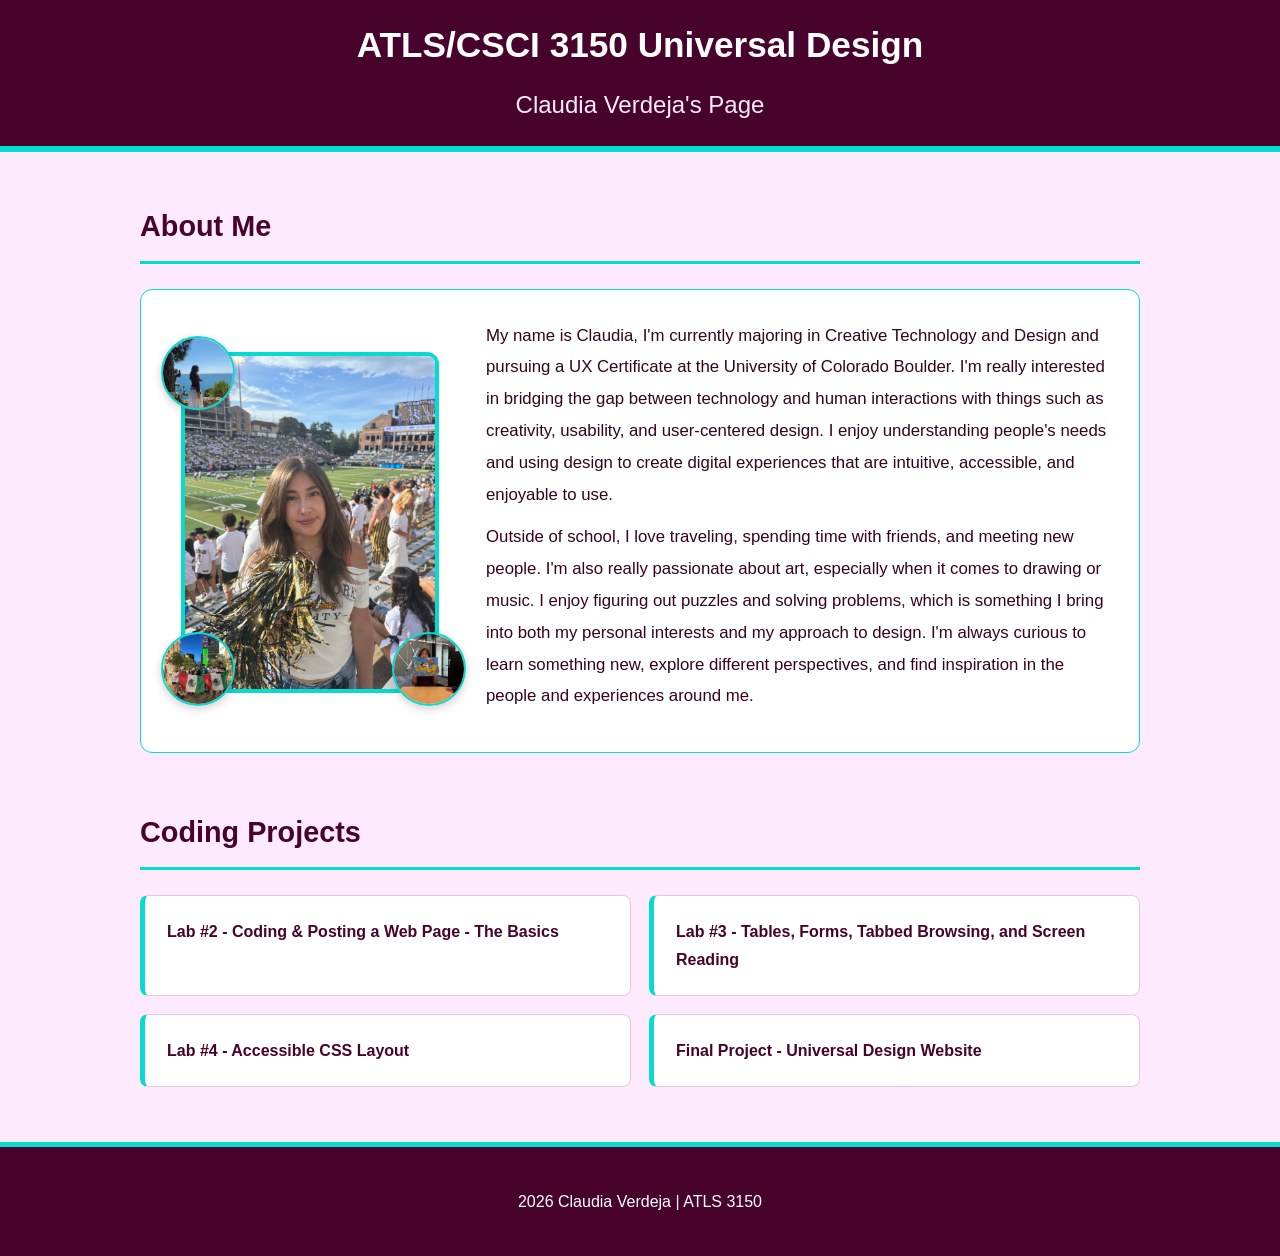
<file: index.html>
<!DOCTYPE html>
<html lang="en">

    <head>
        <meta charset="UTF-8">
        <meta name="viewport" content="width=device-width, initial-scale=1.0">
        <title>Claudia Verdeja | ATLS 3150</title>
        <link rel="stylesheet" href="index-style.css">
    </head>

    <body>
        <!-- Skip Nav -->
        <a href="#main-content" class="skip-link">
            Skip to main content
        </a>

        <header>
            <h1> ATLS/CSCI 3150 Universal Design </h1>
            <h2>Claudia Verdeja's Page</h2>
        </header>

        <main id="main-content">

            <!-- About me section -->
            <section id="about">
                <h2>About Me</h2>

                <div class="about-container">

                    <div class="photo-collage"> 
                        <img class="main-photo"
                            src="images-about_me/portrait.jpeg"
                            alt="Portrait of Claudia Verdeja">

                        <img class="bubble bubble-1"
                            src="images-about_me/travel.jpeg"
                            alt="Claudia traveling">

                        <img class="bubble bubble-2"
                            src="images-about_me/friends.jpeg"
                            alt="Claudia with friends">

                        <img class="bubble bubble-3"
                            src="images-about_me/puzzle.jpeg"
                            alt="Claudia completing a puzzle">
                </div>

                    <div>
                        <p> 
                            My name is Claudia, I'm currently majoring in Creative Technology and Design and pursuing
                            a UX Certificate at the University of Colorado Boulder. I'm really interested in bridging the gap
                            between technology and human interactions with things such as creativity, usability, and user-centered design.
                            I enjoy understanding people's needs and using design to create digital experiences that are intuitive,
                            accessible, and enjoyable to use.
                        </p>

                        <p>
                            Outside of school, I love traveling, spending time with friends, and meeting new people. I'm also really passionate
                            about art, especially when it comes to drawing or music. I enjoy figuring out puzzles and solving problems, which is something
                            I bring into both my personal interests and my approach to design. I'm always curious to learn something new, explore different
                            perspectives, and find inspiration in the people and experiences around me.
                        </p>
                    </div>



                </div>

            </section>

            <section id="projects">
                <h2>Coding Projects</h2>

                <nav aria-label="Course project navigation">
                    <ul>
                        <li>
                            <a href="assignment-5/assignment-5.html">
                                Lab #2 - Coding & Posting a Web Page - The Basics
                            </a>
                        </li>

                        <li>
                            <a href="lab-3.html">
                                Lab #3 - Tables, Forms, Tabbed Browsing, and Screen Reading
                            </a>
                        </li>

                        <li>
                            <a href="lab-4.html">
                                Lab #4 - Accessible CSS Layout
                            </a>
                        </li>

                        <li>
                            <a href="universal-design/index.html">
                                Final Project - Universal Design Website
                            </a>
                        </li>
                    </ul>

                </nav>

            </section>

        </main>

        <footer>
            <p>2026 Claudia Verdeja | ATLS 3150</p>
        </footer>

    </body>
</html>
</file>
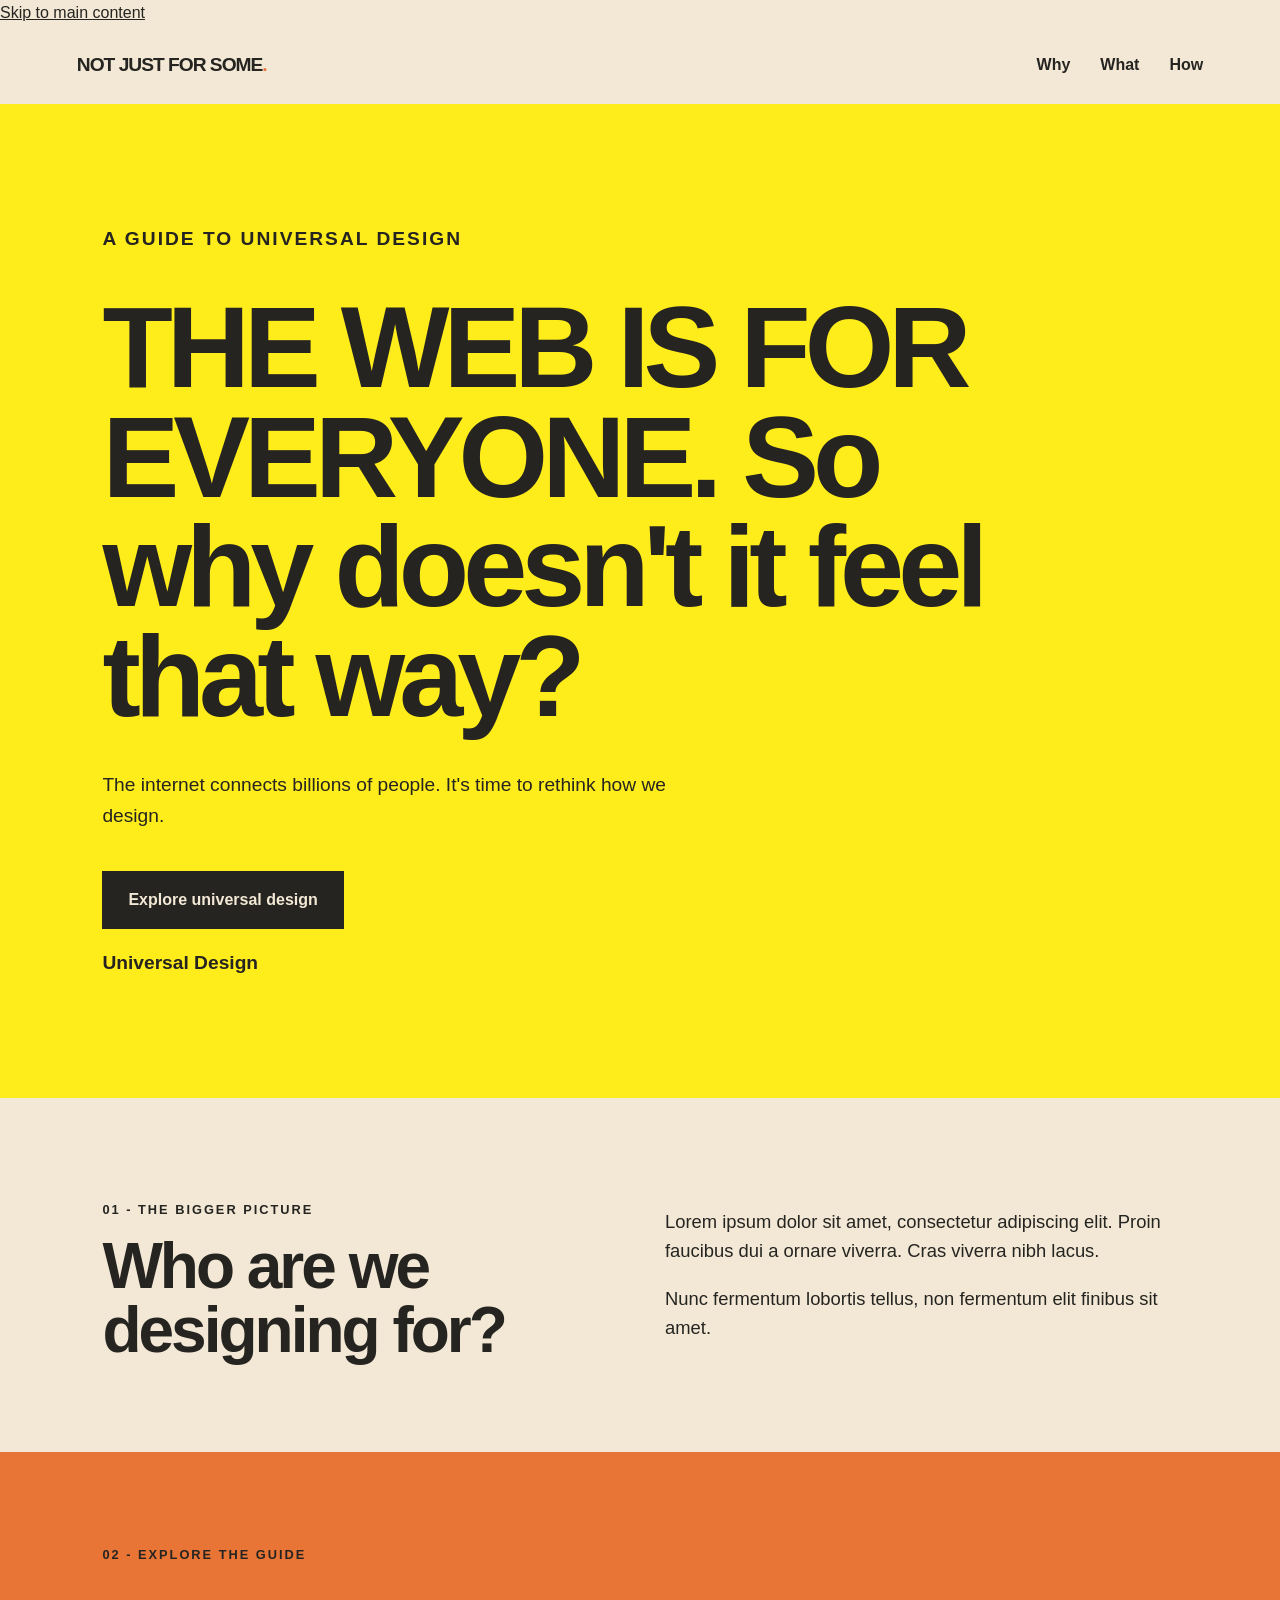
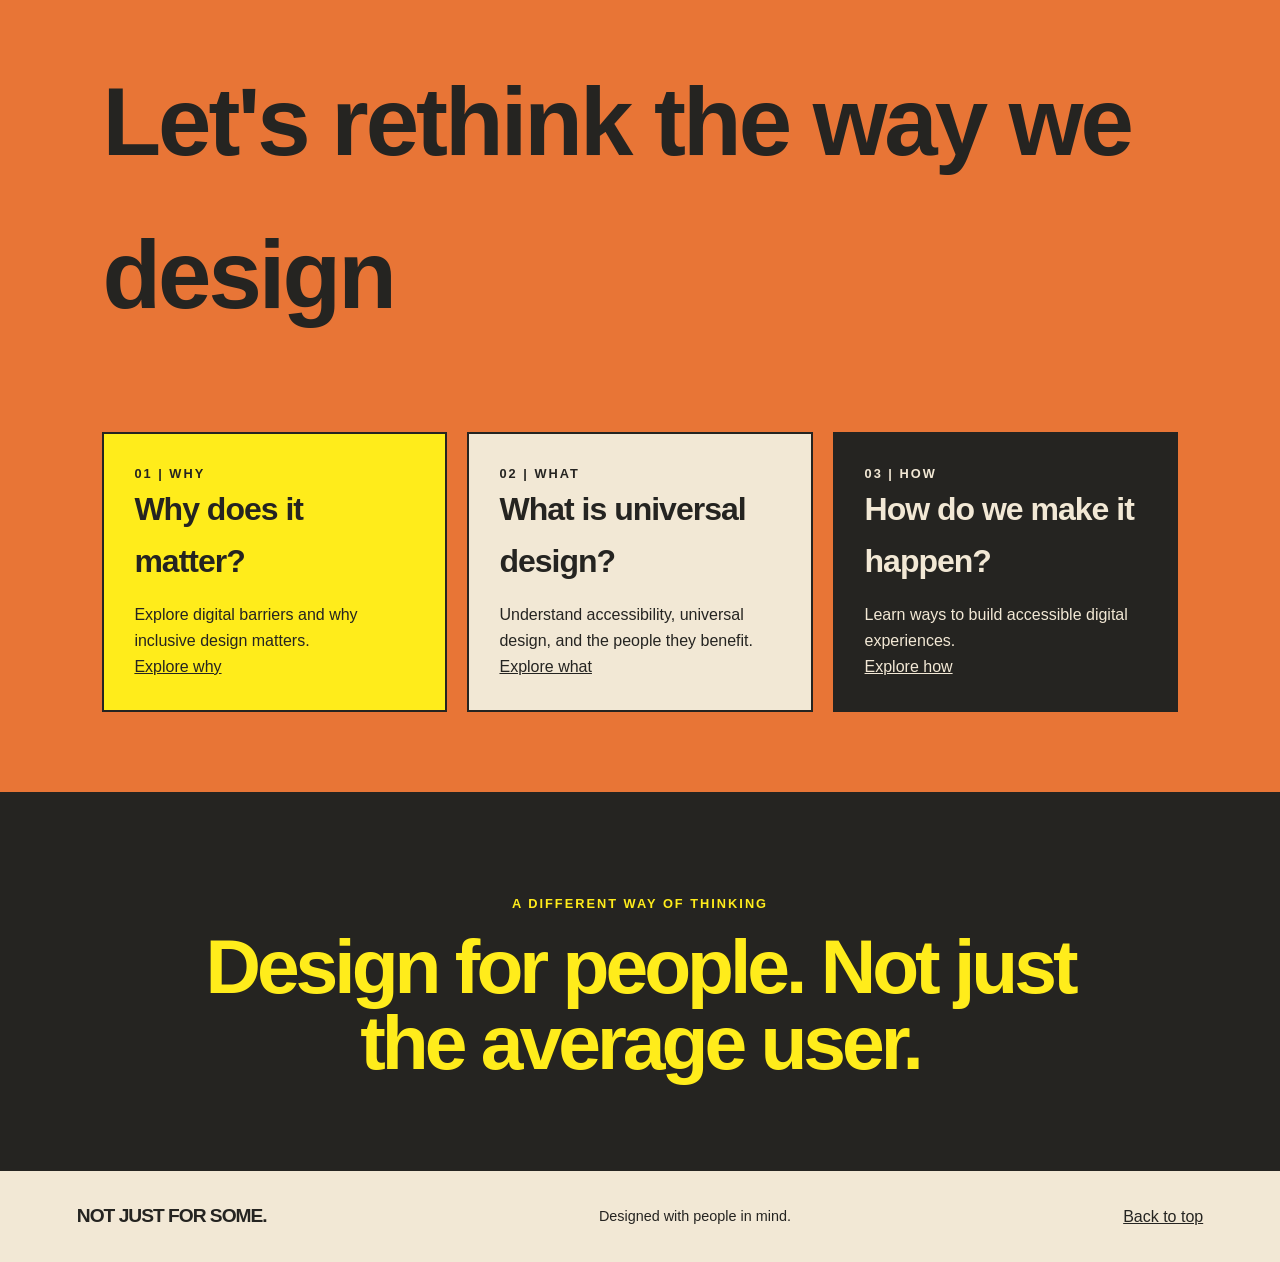
<file: final-project/index.html>
<!DOCTYPE html>
<html lang="en">
<head>
    <meta charset="UTF-8">
    <meta name="viewport" content="width=device-width, initial-scale=1.0">
    <title>Not Just for Some | Universal Design</title>

    <link rel="stylesheet" href="final-styles.css">
</head>

<body>
    <!-- Skip Nav -->
     <a class="skip-link" href="#main">
        Skip to main content
     </a>

     <!-- HEADER -->
      <header class="site-header">
            
            <a href="final-project/index.html" class="logo">
                NOT JUST FOR SOME<span>.</span>
            </a>

            <nav aria-label="Main navigation">
                <ul>
                    <li><a href="why.html">Why</a></li>
                    <li><a href="what.html">What</a></li>
                    <li><a href="how.html">How</a></li>
                </ul>
            </nav>

      </header>

      <main id="main">
            
            <section class="hero">

                <p class="label">A GUIDE TO UNIVERSAL DESIGN</p>

                <h1>
                    THE WEB IS FOR EVERYONE.
                    <span>So why doesn't it feel that way?</span>
                </h1>

                <p>
                    The internet connects billions of people. It's time to rethink how we design.
                </p>

                <a href="what.html" class="button">
                    Explore universal design
                </a>

                <p class="number">Universal Design</p>
            </section>

            <section class="intro">

                <div class="intro-title">
                    <p class="label">01 - The bigger picture</p>
                    <h2>Who are we designing for?</h2>
                </div>

                <div class="intro-text">

                    <div>
                        <p>
                            Lorem ipsum dolor sit amet, consectetur adipiscing elit. 
                            Proin faucibus dui a ornare viverra. Cras viverra nibh lacus. 
                        </p>

                        <p>
                            Nunc fermentum lobortis tellus, non fermentum elit finibus sit amet.
                        </p>
                    </div>
                </div>
            </section>

            <section class="sections">
                <div class="sections-title">
                    <p class="label">02 - EXPLORE THE GUIDE</p>
                    <h2>Let's rethink the way we design</h2>
                </div>

                <div class="cards">
                    <article class="card why">
                        <p class="label">01 | WHY</p>
                        <h3>Why does it matter?</h3>
                        <p>
                            Explore digital barriers and why inclusive design matters.
                        </p>
                        <a href="why.html">Explore why</a>
                    </article>

                    <article class="card what">
                        <p class="label">02 | WHAT</p>
                        <h3>What is universal design?</h3>
                        <p>
                            Understand accessibility, universal design, and the people they benefit.
                        </p>
                        <a href="what.html">Explore what</a>
                    </article>

                    <article class="card how">
                        <p class="label">03 | HOW</p>
                        <h3>How do we make it happen?</h3>
                        <p>
                            Learn ways to build accessible digital experiences.
                        </p>
                        <a href="how.html">Explore how</a>
                    </article>
                </div>

            </section>

            <section class="closing">

                <p class="label">A DIFFERENT WAY OF THINKING</p>
                <h2>
                    Design for people.
                    <span>Not just the average user.</span>
                </h2>
            </section>
      </main>

      <footer>
        <a href="index.html" class="logo">
            NOT JUST FOR SOME.
        </a>

        <p>Designed with people in mind.</p>

        <a href="#main">Back to top</a>
      </footer>
    
</body>

</html>
</file>
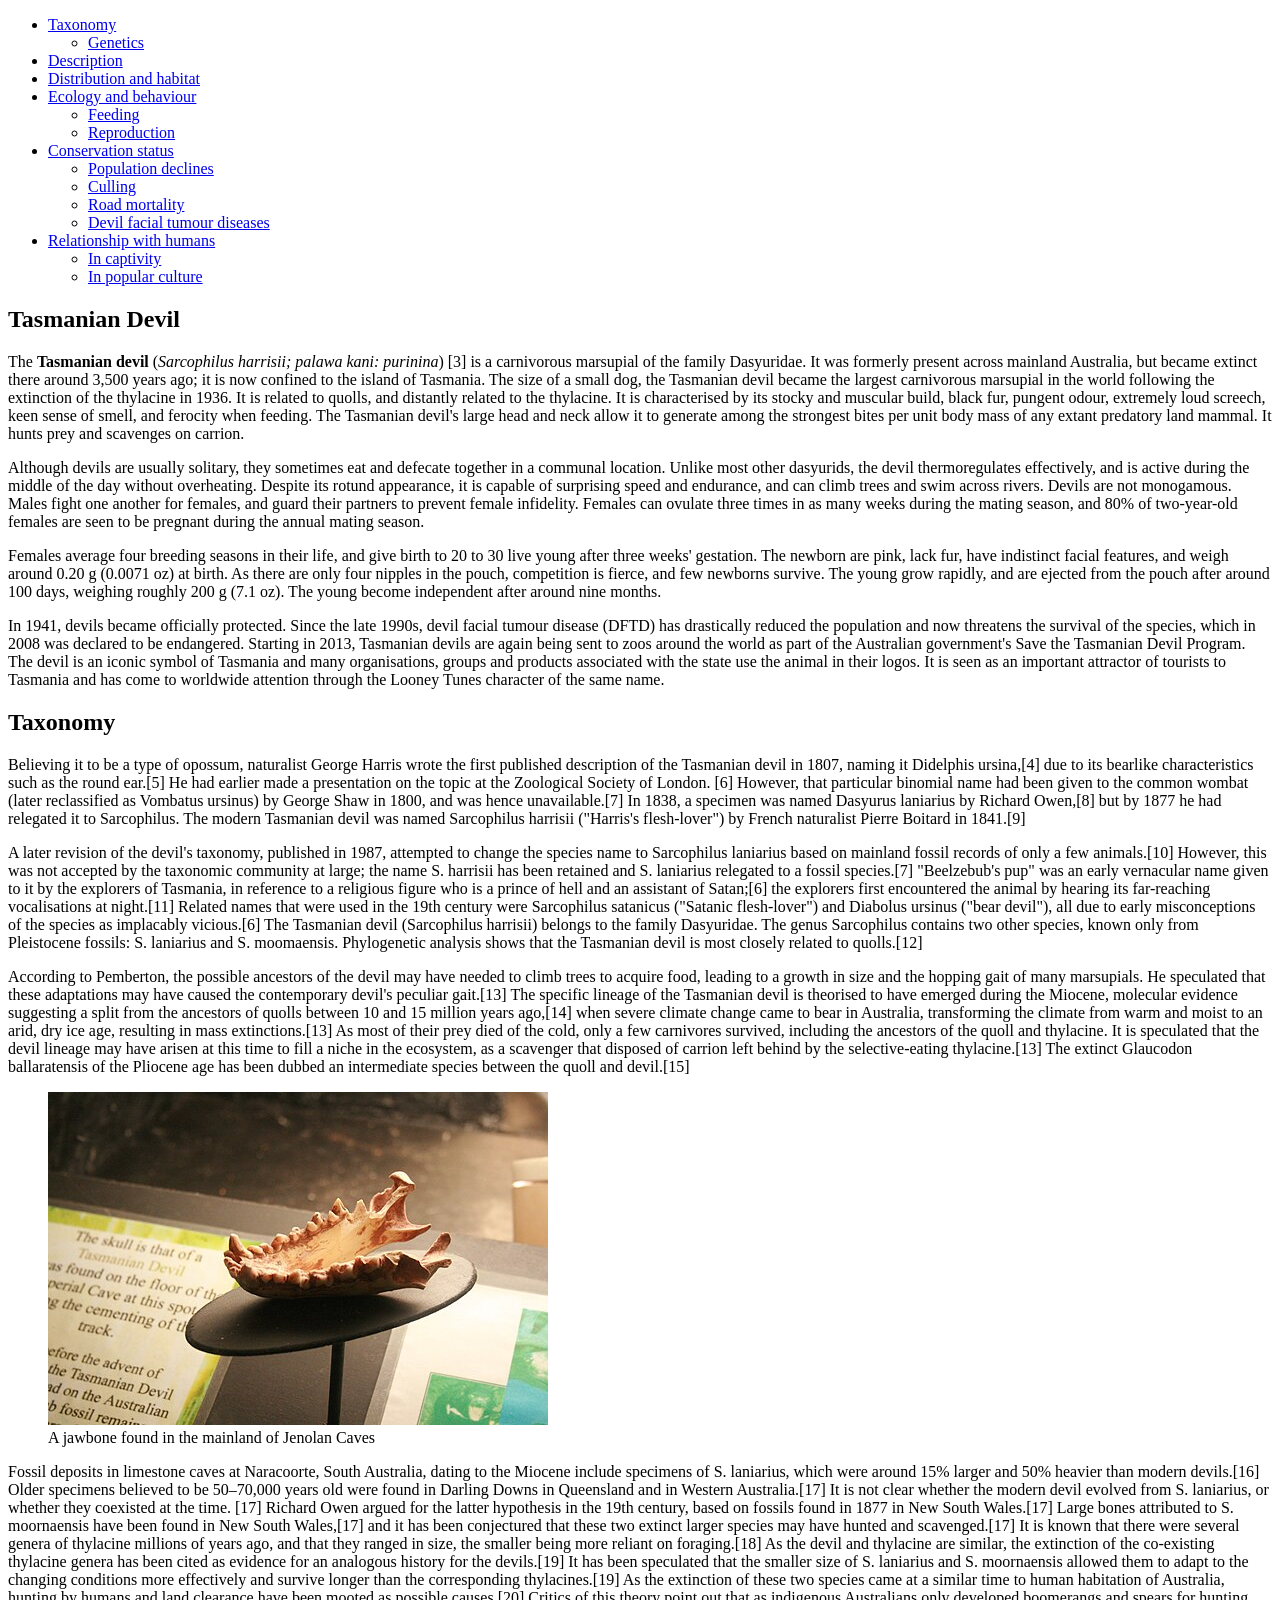
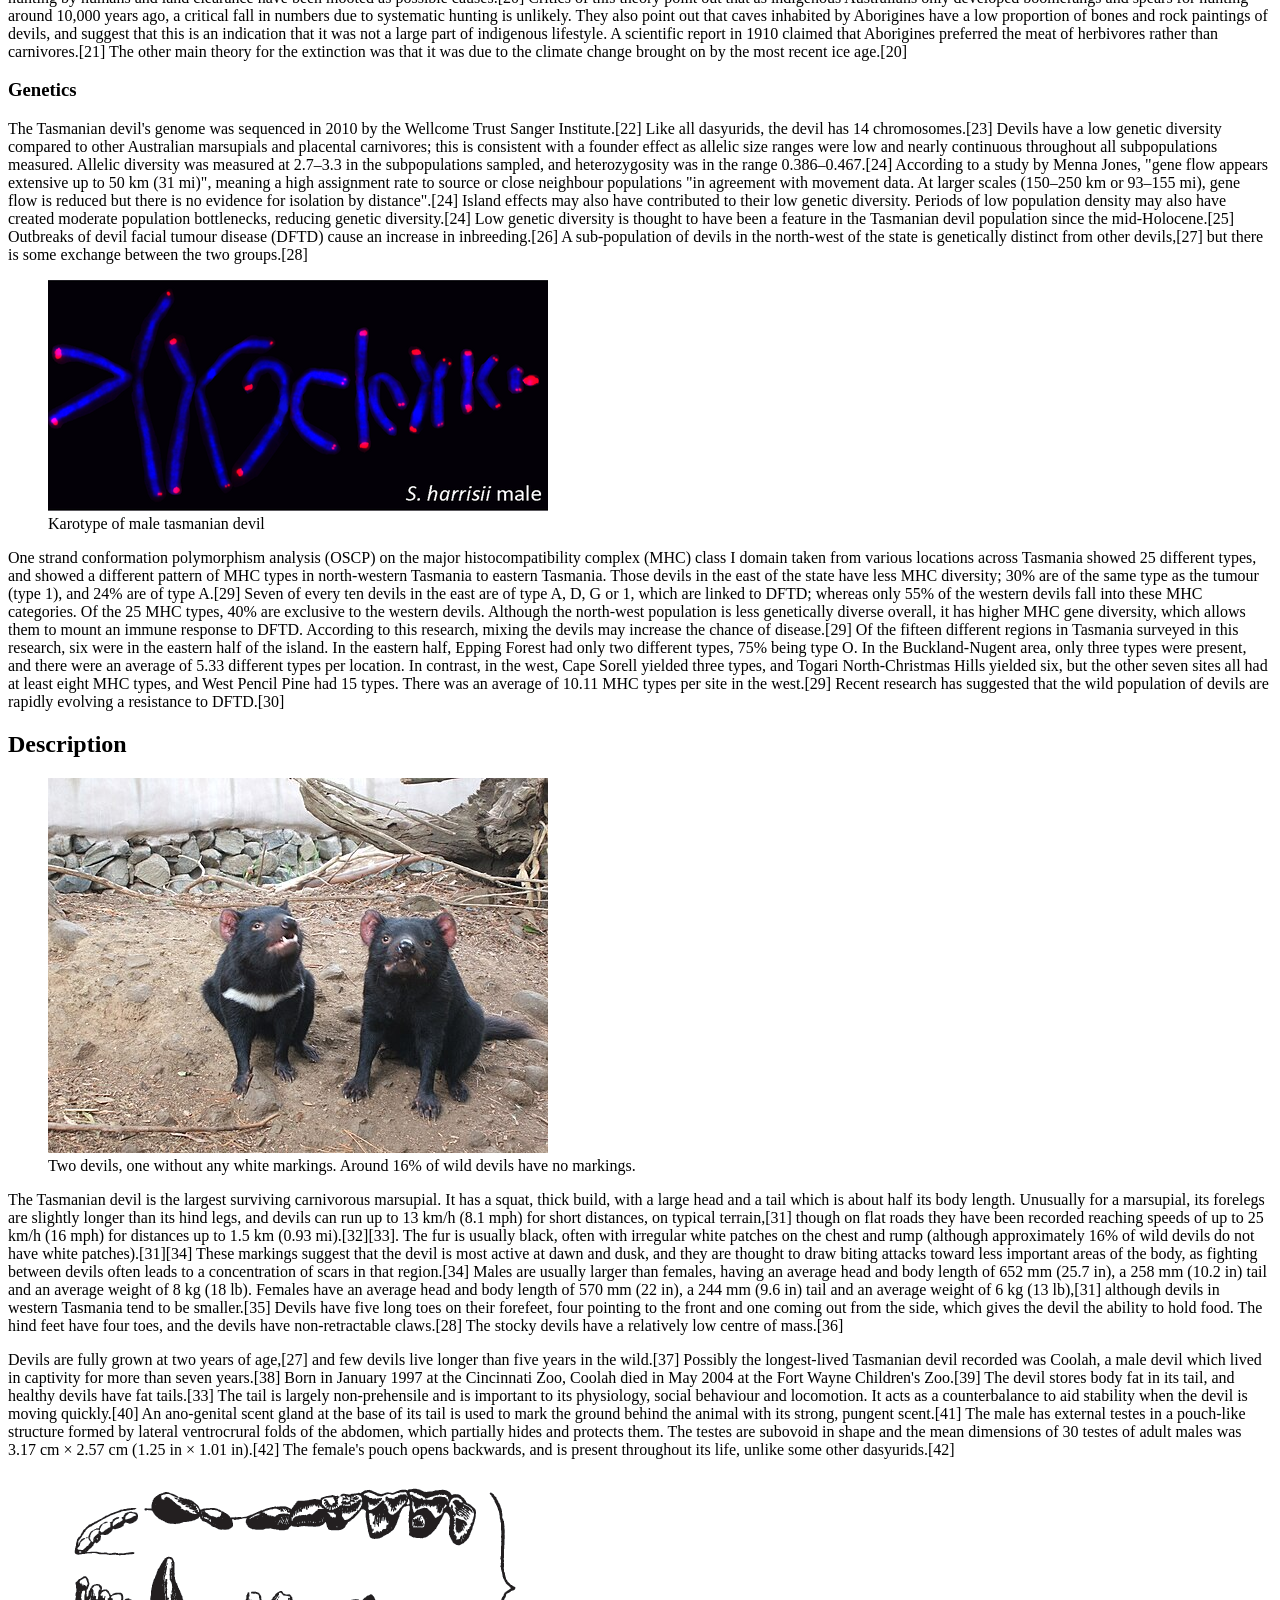
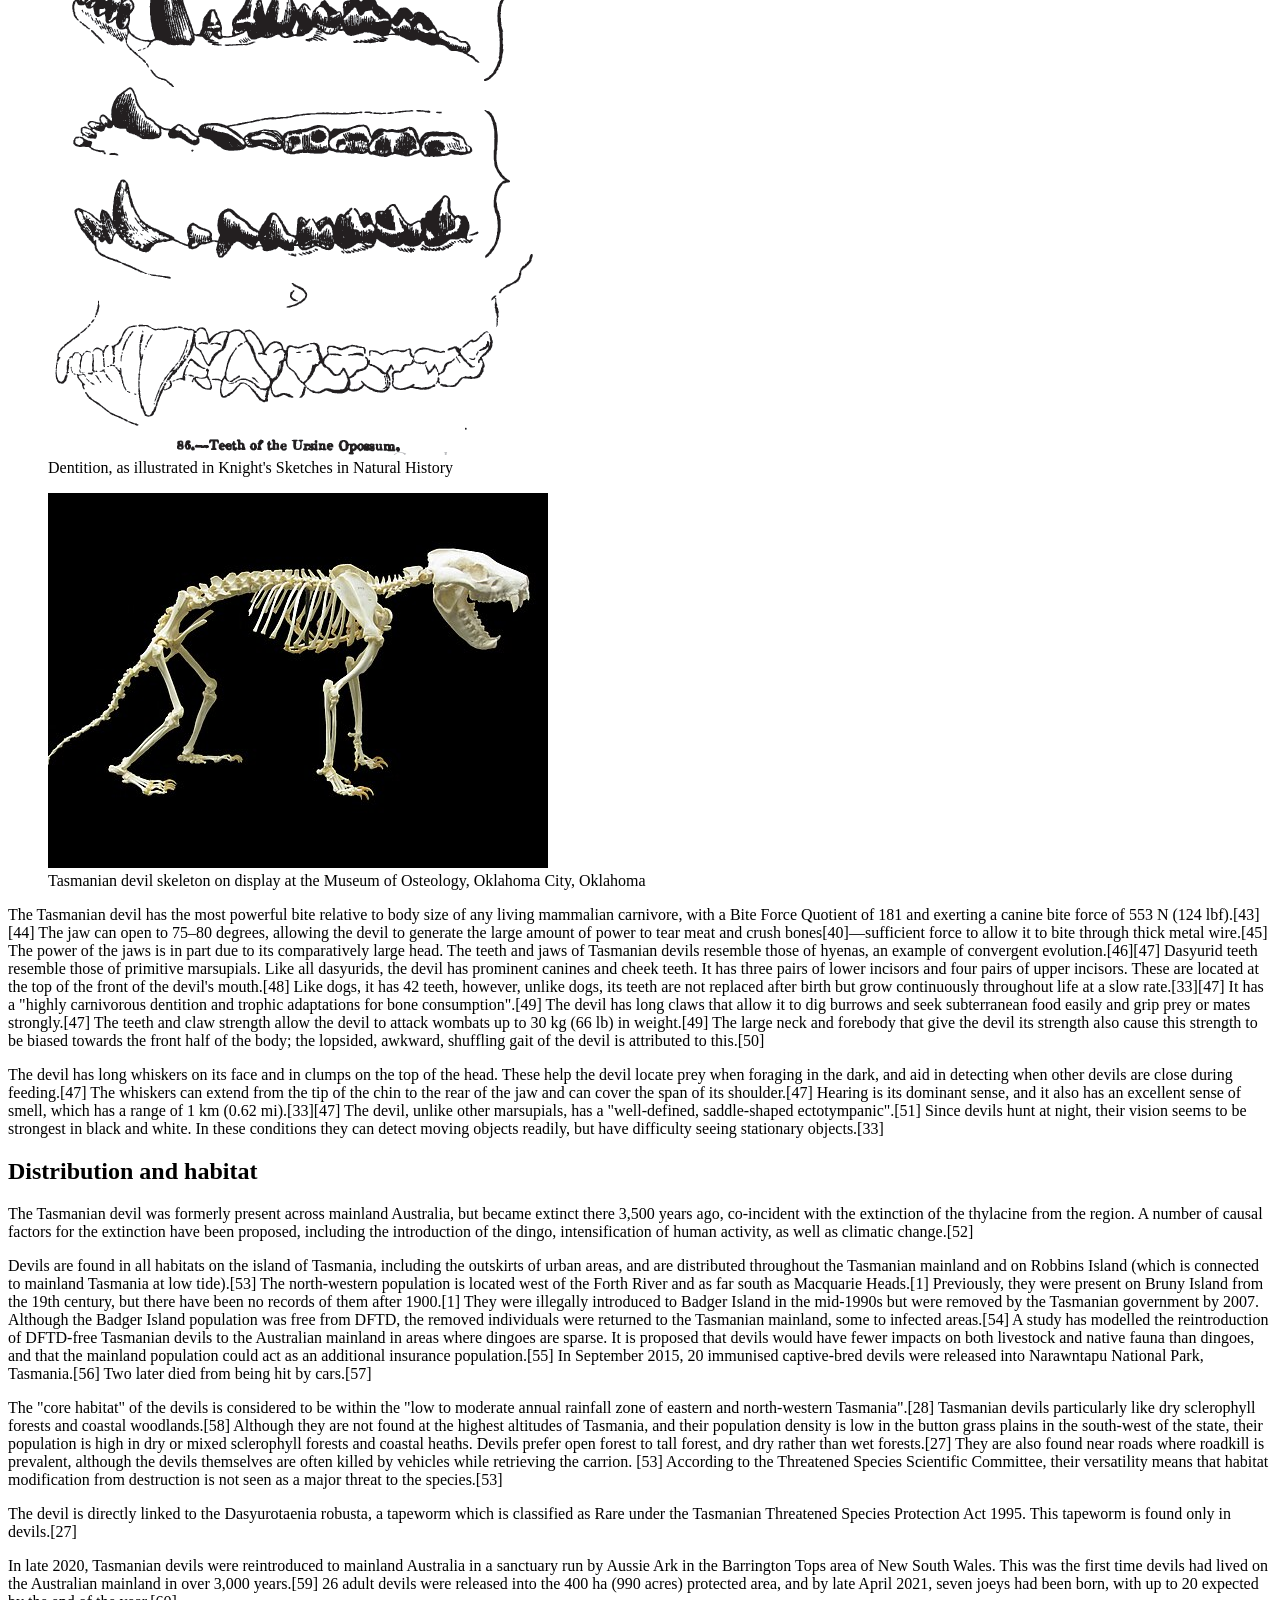
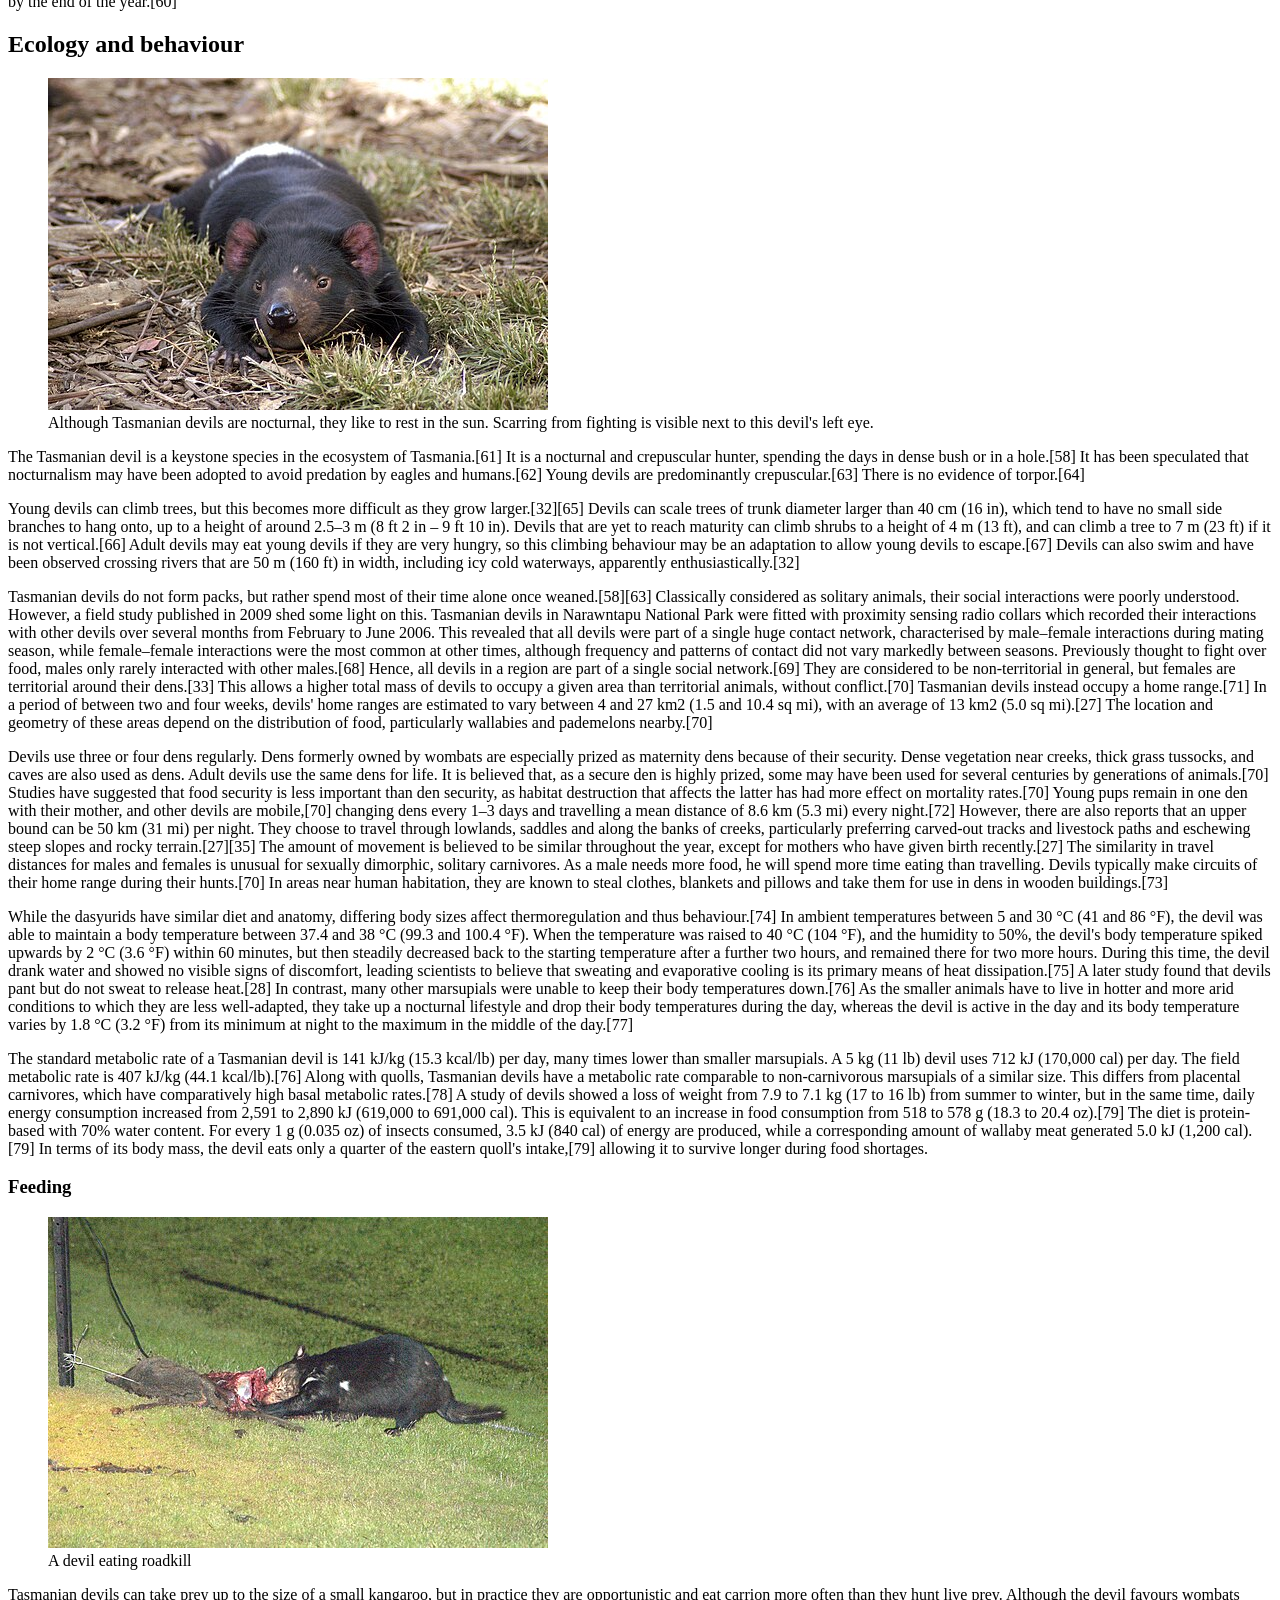
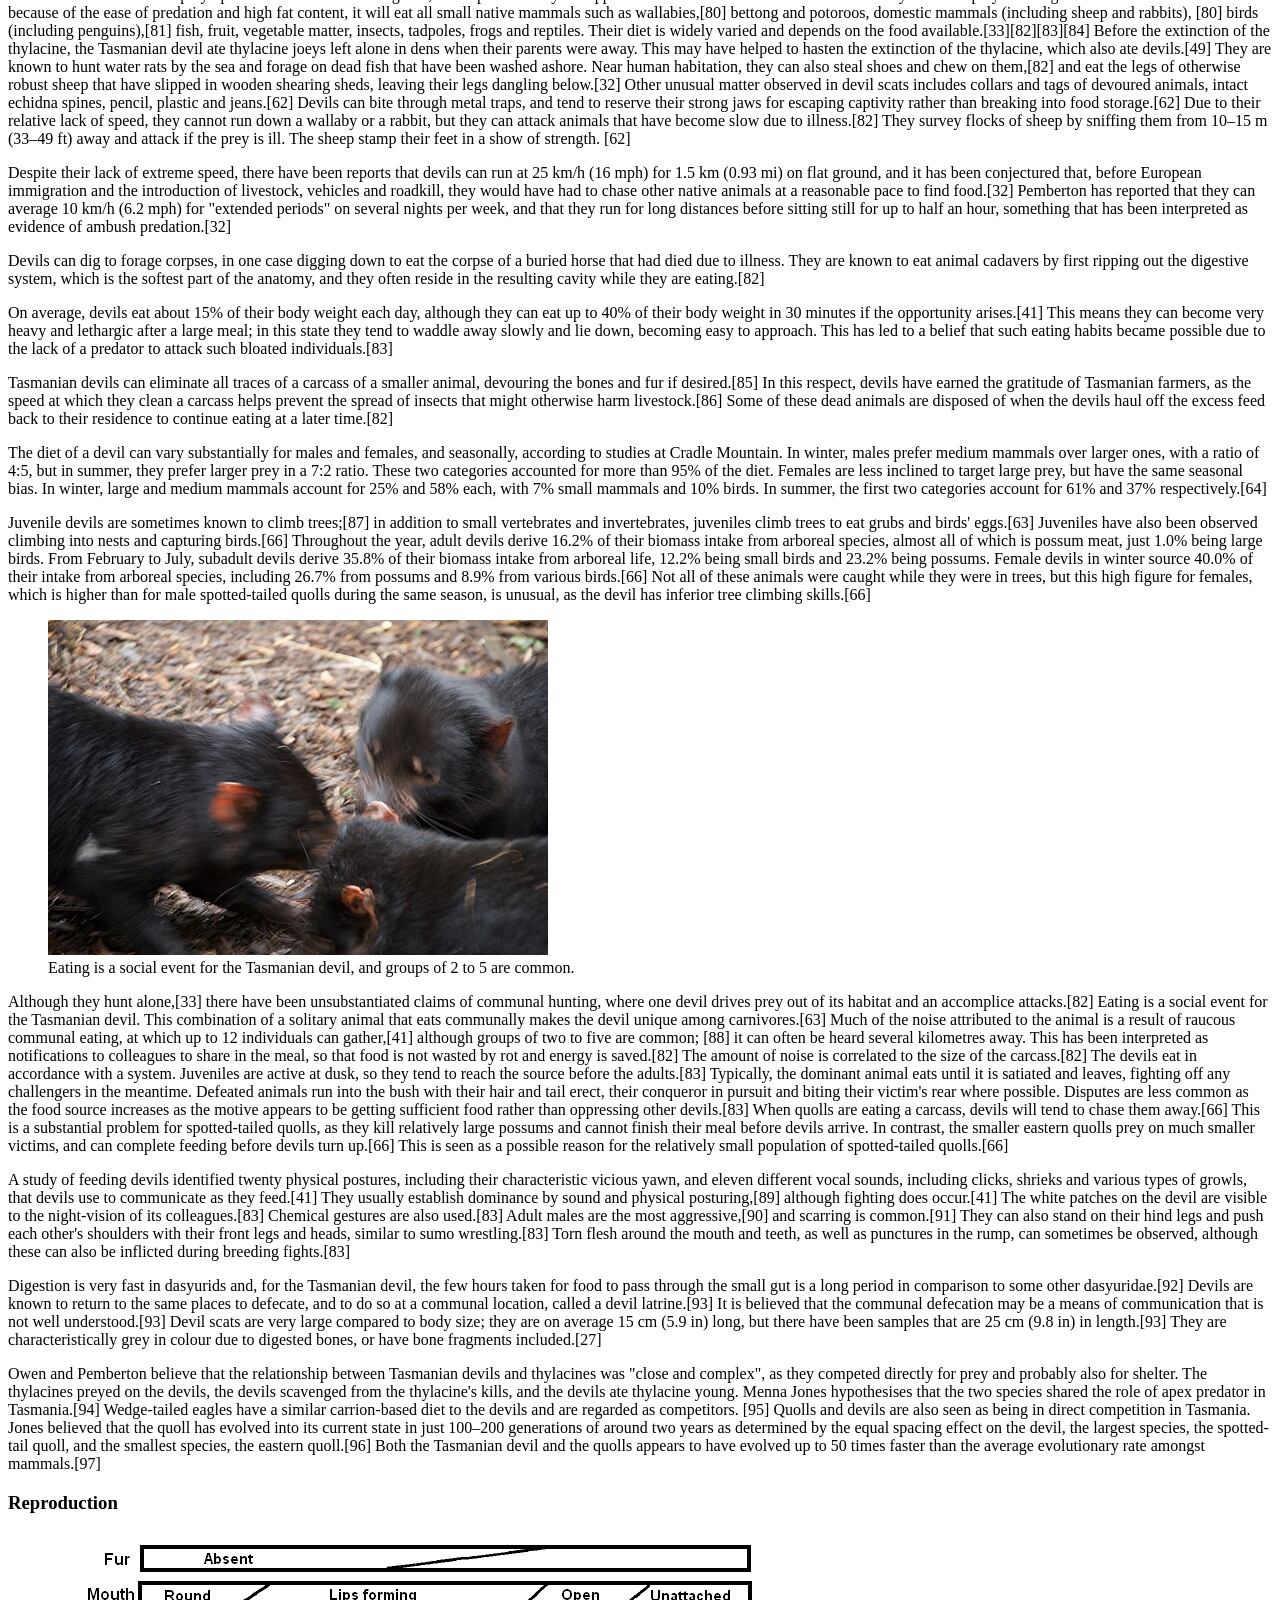
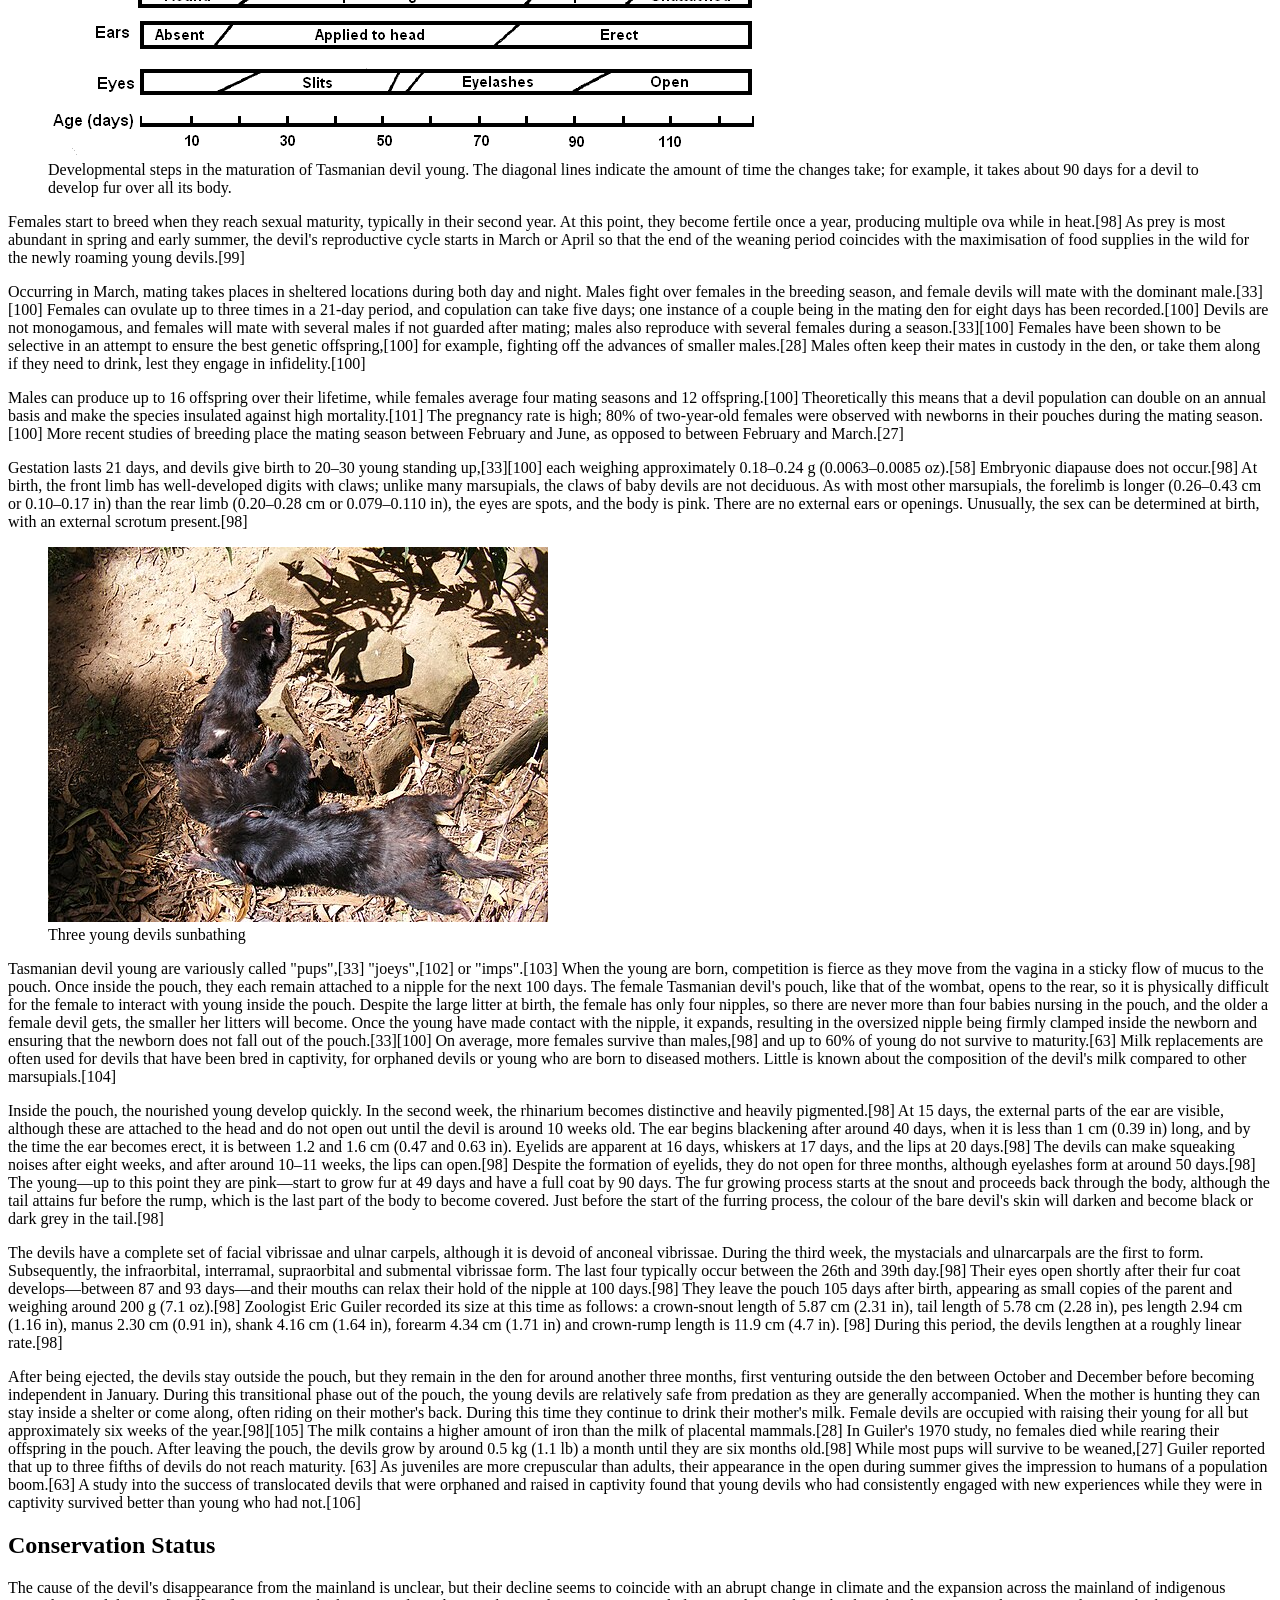
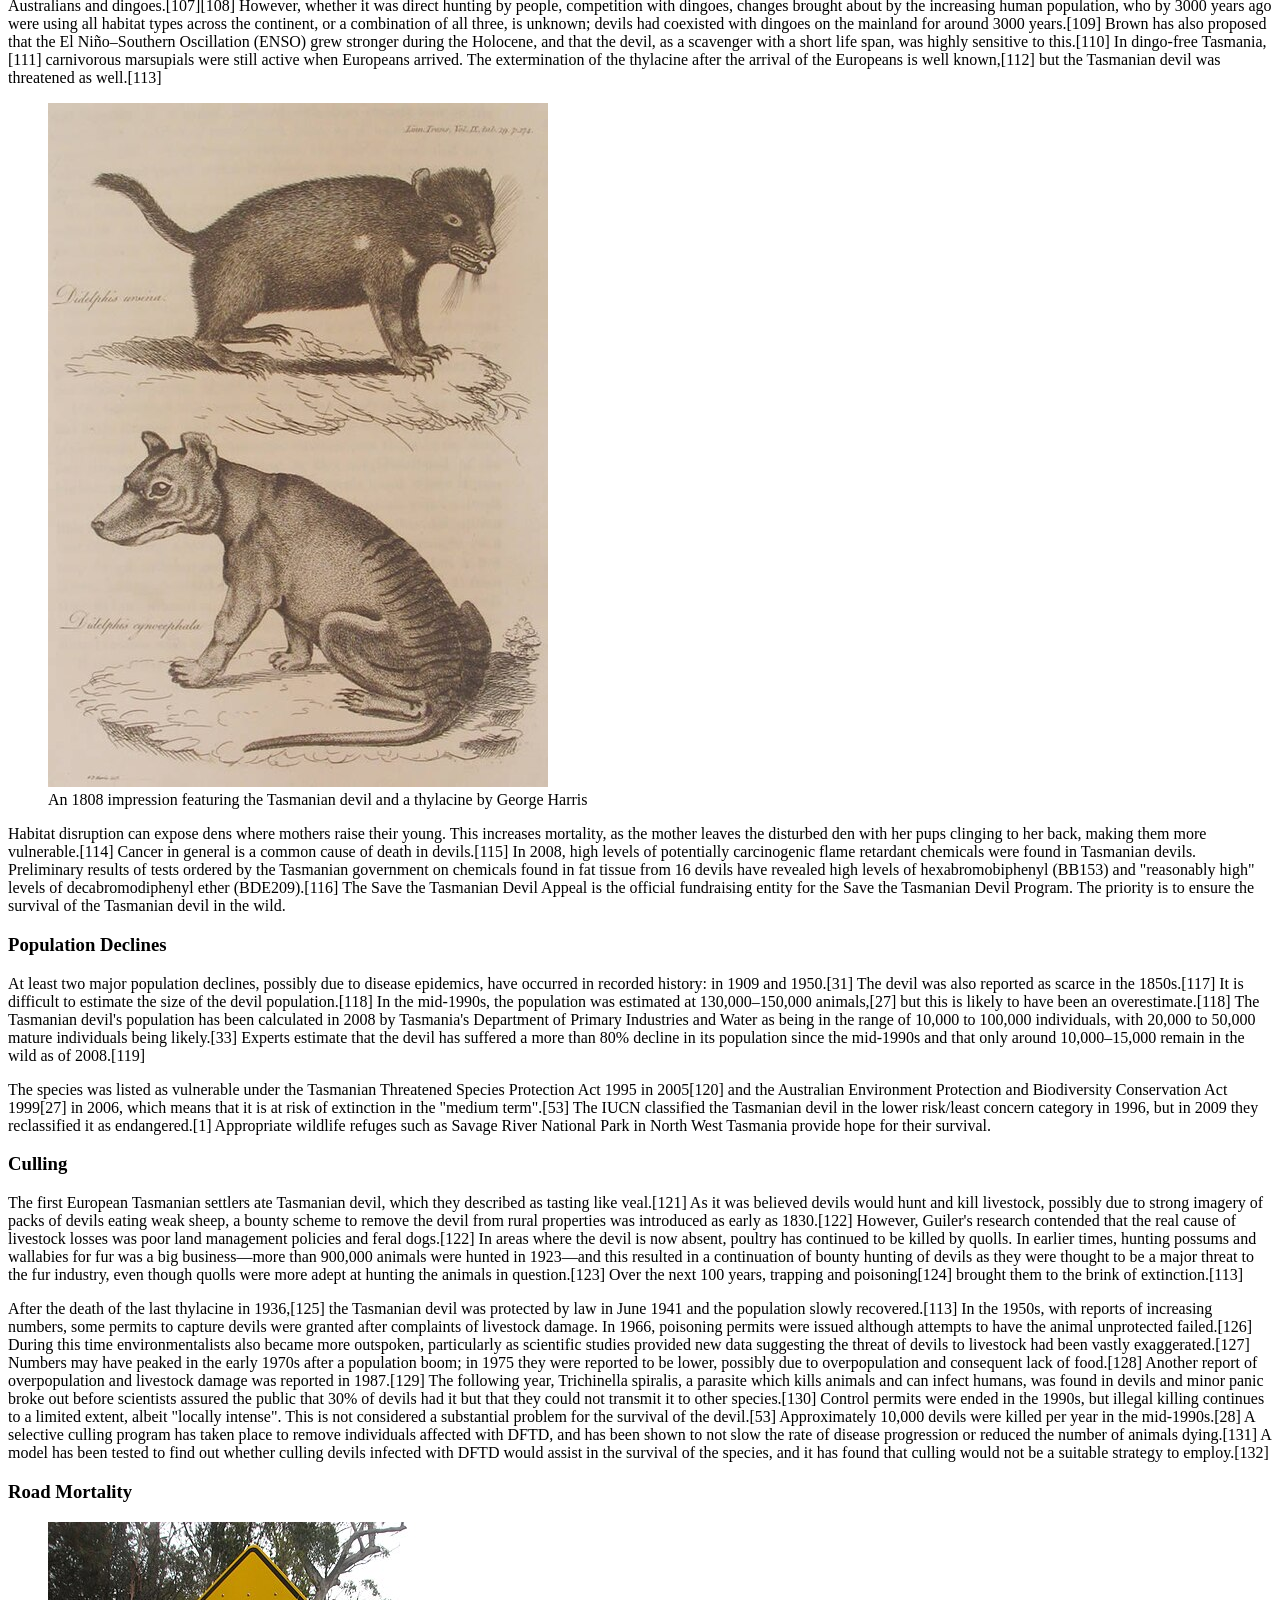
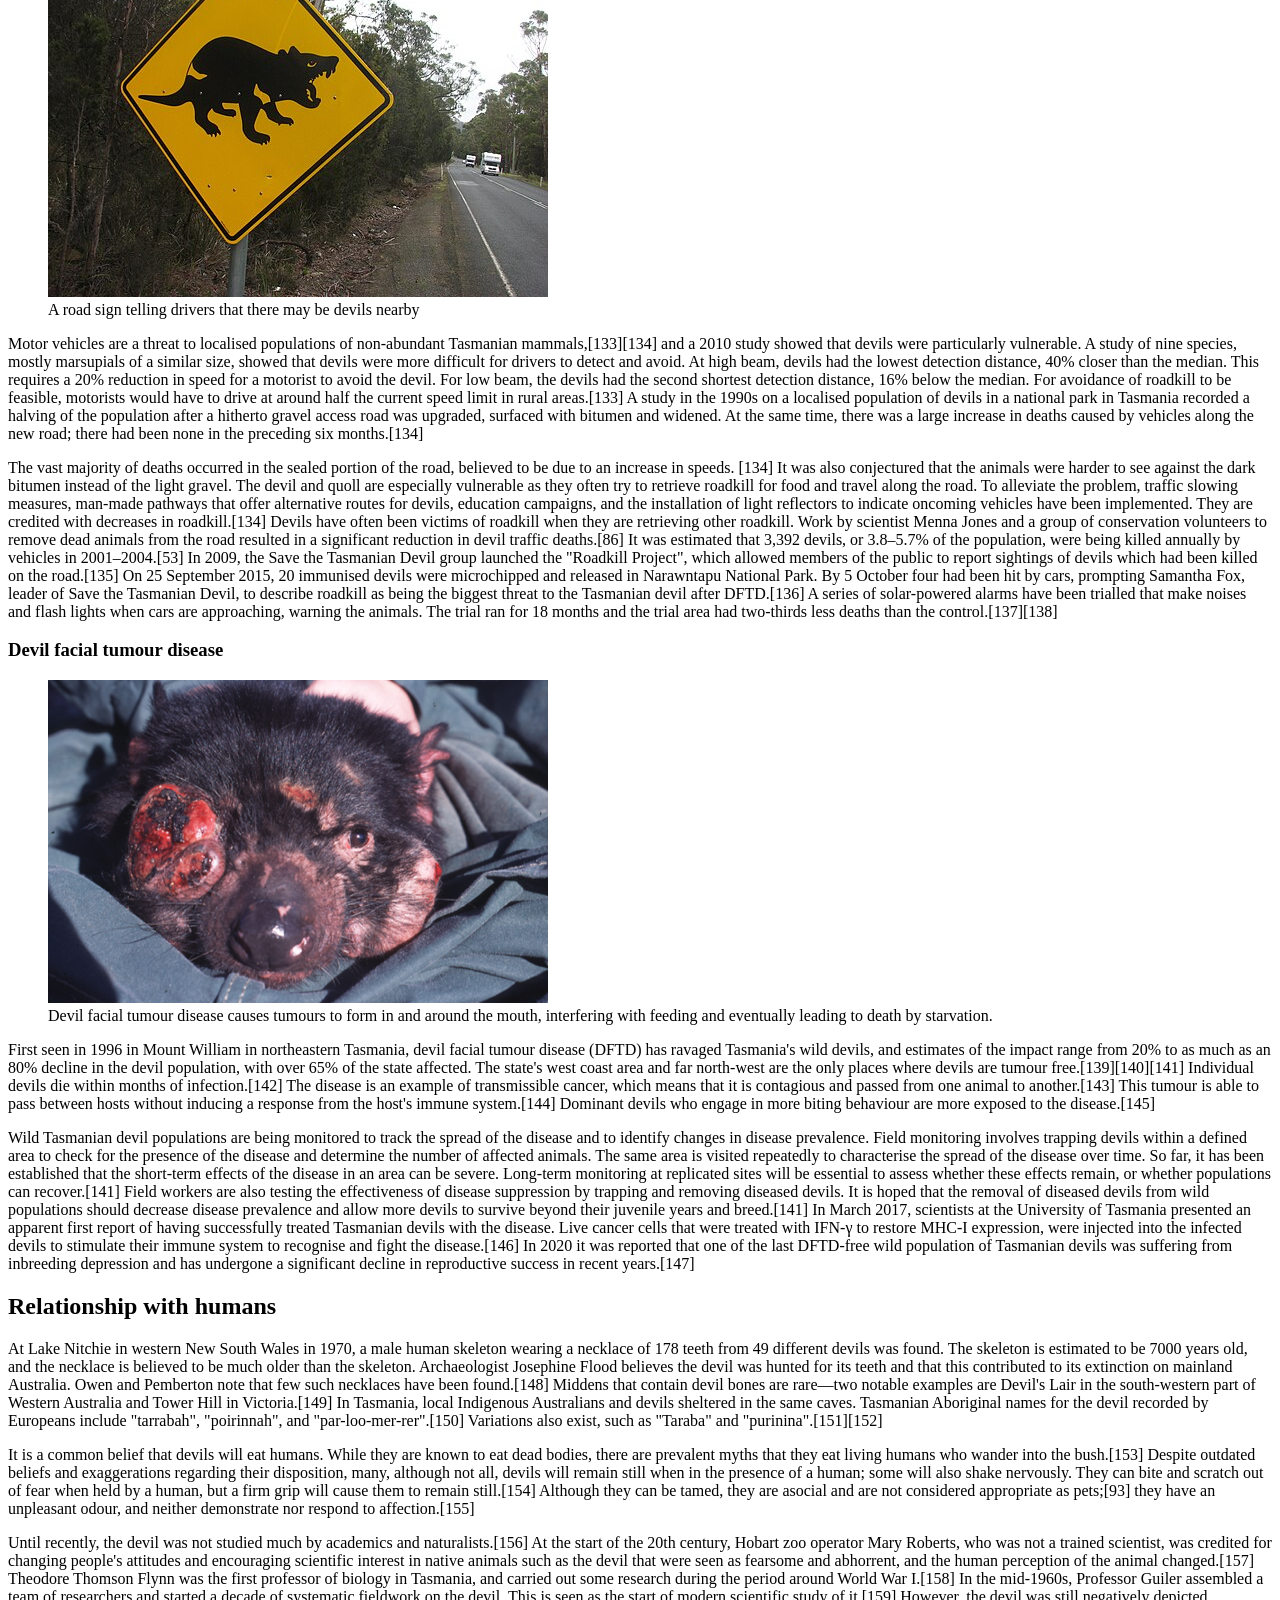
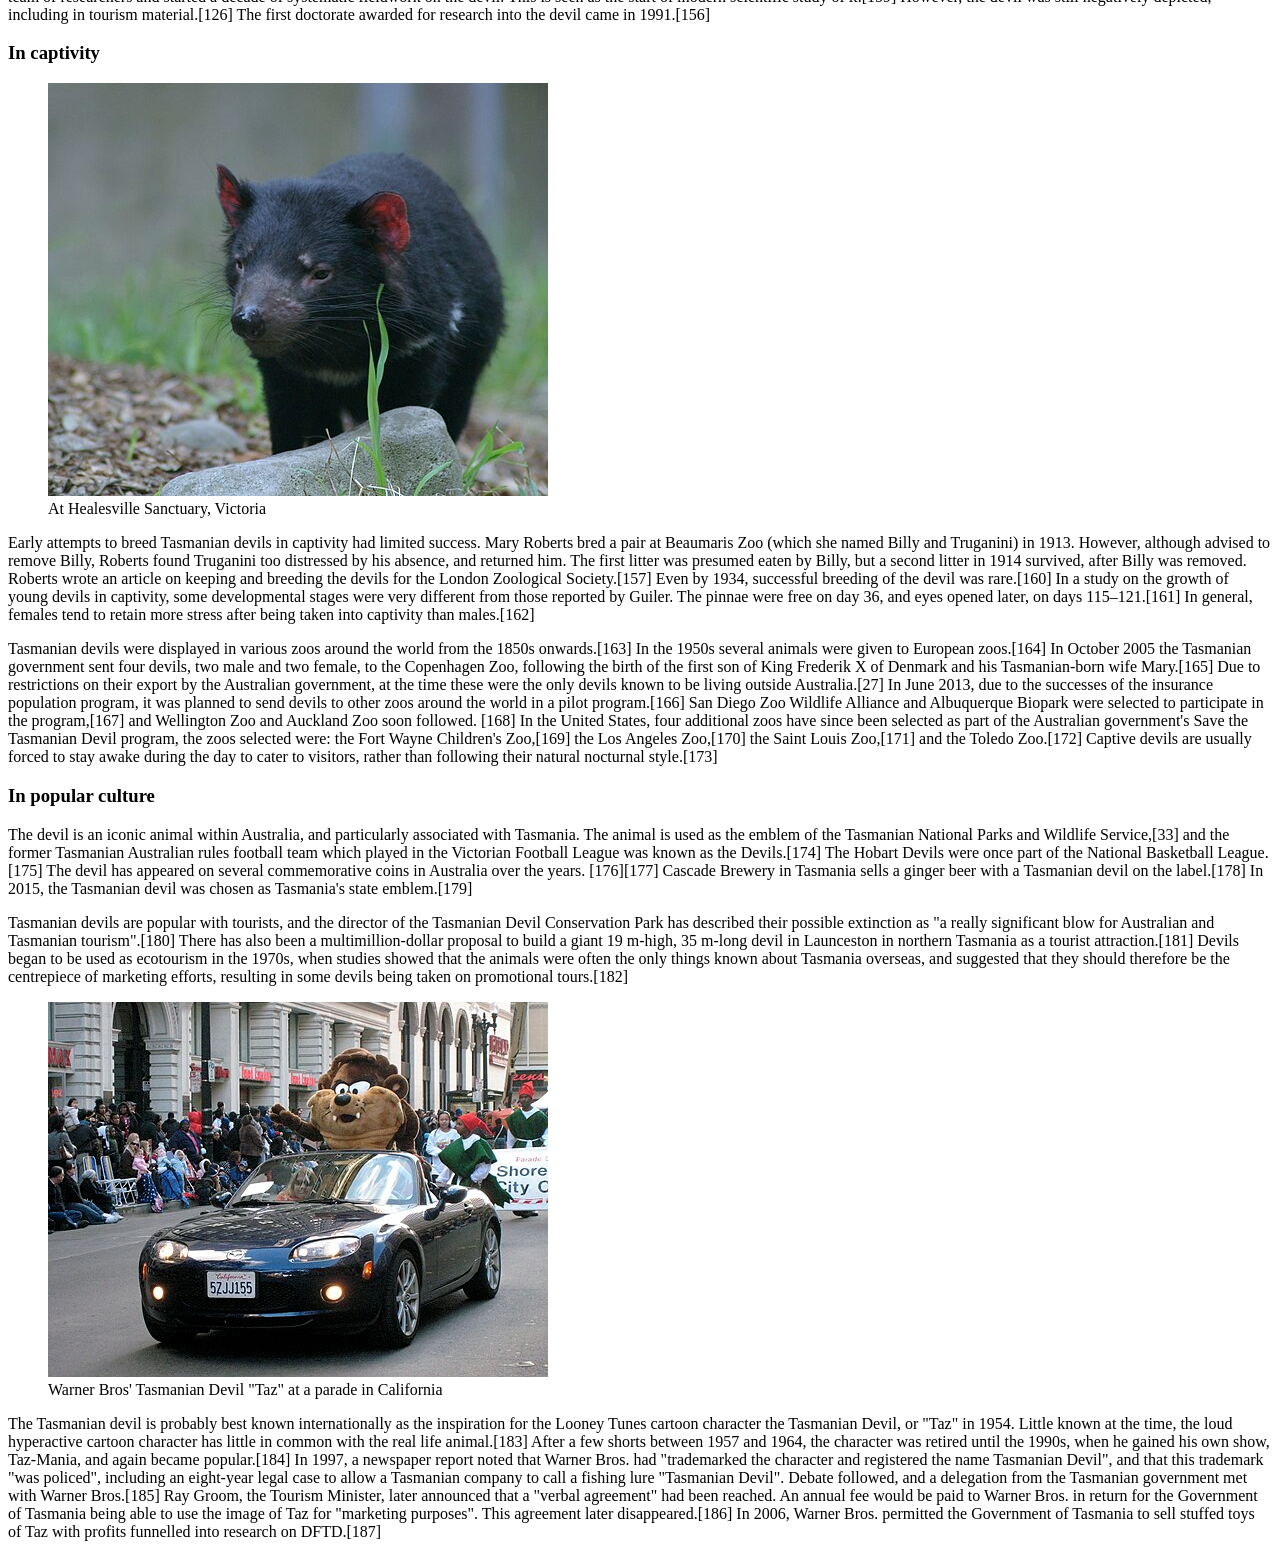
<file: assignment-4/assignment-4.html>
<!DOCTYPE html>
<html lang="en">
    <head>
        <title>Tasmanian Devil</title>
        <link rel="stylesheet" href="assignment-4-style.css">
    </head>

    <body>

        <h1 class="sr-only">Tasmanian Devil Article</h1>

        <nav>
            <h2 class="sr-only">Content</h2>
            <ul>
                <li>
                    <a href="#taxonomy">Taxonomy</a>
                    <ul>
                        <li><a href="#genetics">Genetics</a></li>
                    </ul>
                </li>
                
                <li><a href="#description">Description</a></li>
                <li><a href="#distribution">Distribution and habitat</a></li>

                <li><a href="#ecology">Ecology and behaviour</a>
                    <ul>
                        <li><a href="#feeding">Feeding</a></li>
                        <li><a href="#reproduction">Reproduction</a></li>
                    </ul>   
                </li>

                <li><a href="#conservation">Conservation status</a>
                    <ul>
                        <li><a href="#population-declines">Population declines</a></li>
                        <li><a href="#culling">Culling</a></li>
                        <li><a href="#road-mortality">Road mortality</a></li>
                        <li><a href="#dftd">Devil facial tumour diseases</a></li>
                    </ul>   
                </li>

                <li><a href="#human">Relationship with humans</a>
                    <ul>
                        <li><a href="#captivity">In captivity</a></li>
                        <li><a href="#popular-culture">In popular culture</a></li>
                    </ul>   
                </li>

            </ul>
        </nav>
    
        <main>
            <article>
                <!-- Wikipedia opening/intro -->
                 <header>
                    <h1>Tasmanian Devil</h1>
                </header>
                <p>
                    The <strong>Tasmanian devil</strong> (<em>Sarcophilus harrisii; palawa kani: purinina</em>) [3] is a carnivorous marsupial 
                    of the family Dasyuridae. It was formerly present across mainland Australia, but became extinct 
                    there around 3,500 years ago; it is now confined to the island of Tasmania. The size of a small dog, 
                    the Tasmanian devil became the largest carnivorous marsupial in the world following the extinction 
                    of the thylacine in 1936. It is related to quolls, and distantly related to the thylacine. It is 
                    characterised by its stocky and muscular build, black fur, pungent odour, extremely loud screech, 
                    keen sense of smell, and ferocity when feeding. The Tasmanian devil's large head and neck allow it to 
                    generate among the strongest bites per unit body mass of any extant predatory land mammal. It hunts prey and 
                    scavenges on carrion.
                </p>

                <p>
                    Although devils are usually solitary, they sometimes eat and defecate together in a communal location. 
                    Unlike most other dasyurids, the devil thermoregulates effectively, and is active during the middle of the 
                    day without overheating. Despite its rotund appearance, it is capable of surprising speed and endurance, 
                    and can climb trees and swim across rivers. Devils are not monogamous. Males fight one another for females, 
                    and guard their partners to prevent female infidelity. Females can ovulate three times in as many weeks during 
                    the mating season, and 80% of two-year-old females are seen to be pregnant during the annual mating season.
                </p>

                <p>
                    Females average four breeding seasons in their life, and give birth to 20 to 30 live young after three weeks' 
                    gestation. The newborn are pink, lack fur, have indistinct facial features, and weigh around 0.20 g (0.0071 oz) at 
                    birth. As there are only four nipples in the pouch, competition is fierce, and few newborns survive. The young grow 
                    rapidly, and are ejected from the pouch after around 100 days, weighing roughly 200 g (7.1 oz). The young become 
                    independent after around nine months.
                </p>

                <p> 
                    In 1941, devils became officially protected. Since the late 1990s, devil facial tumour disease (DFTD) has drastically 
                    reduced the population and now threatens the survival of the species, which in 2008 was declared to be endangered. 
                    Starting in 2013, Tasmanian devils are again being sent to zoos around the world as part of the Australian government's 
                    Save the Tasmanian Devil Program. The devil is an iconic symbol of Tasmania and many organisations, groups and products 
                    associated with the state use the animal in their logos. It is seen as an important attractor of tourists to Tasmania and
                    has come to worldwide attention through the Looney Tunes character of the same name.
                </p>

                <section id="taxonomy">
                    <h2>Taxonomy</h2>
                    <p>
                        Believing it to be a type of opossum, naturalist George Harris wrote the first published description 
                        of the Tasmanian devil in 1807, naming it Didelphis ursina,[4] due to its bearlike characteristics such 
                        as the round ear.[5] He had earlier made a presentation on the topic at the Zoological Society of London.
                        [6] However, that particular binomial name had been given to the common wombat (later reclassified as 
                        Vombatus ursinus) by George Shaw in 1800, and was hence unavailable.[7] In 1838, a specimen was named Dasyurus 
                        laniarius by Richard Owen,[8] but by 1877 he had relegated it to Sarcophilus. The modern Tasmanian devil was named 
                        Sarcophilus harrisii ("Harris's flesh-lover") by French naturalist Pierre Boitard in 1841.[9]
                    </p>
                    <p>
                        A later revision of the devil's taxonomy, published in 1987, attempted to change the species name to 
                        Sarcophilus laniarius based on mainland fossil records of only a few animals.[10] However, this was not 
                        accepted by the taxonomic community at large; the name S. harrisii has been retained and S. laniarius 
                        relegated to a fossil species.[7] "Beelzebub's pup" was an early vernacular name given to it by the explorers
                        of Tasmania, in reference to a religious figure who is a prince of hell and an assistant of Satan;[6] the 
                        explorers first encountered the animal by hearing its far-reaching vocalisations at night.[11] Related names
                        that were used in the 19th century were Sarcophilus satanicus ("Satanic flesh-lover") and Diabolus ursinus
                        ("bear devil"), all due to early misconceptions of the species as implacably vicious.[6] The Tasmanian 
                        devil (Sarcophilus harrisii) belongs to the family Dasyuridae. The genus Sarcophilus contains two other 
                        species, known only from Pleistocene fossils: S. laniarius and S. moomaensis. Phylogenetic analysis shows
                        that the Tasmanian devil is most closely related to quolls.[12]
                    </p>

                    <p>
                        According to Pemberton, the possible ancestors of the devil may have needed to climb trees to acquire food, 
                        leading to a growth in size and the hopping gait of many marsupials. He speculated that these adaptations 
                        may have caused the contemporary devil's peculiar gait.[13] The specific lineage of the Tasmanian devil is 
                        theorised to have emerged during the Miocene, molecular evidence suggesting a split from the ancestors of 
                        quolls between 10 and 15 million years ago,[14] when severe climate change came to bear in Australia, 
                        transforming the climate from warm and moist to an arid, dry ice age, resulting in mass extinctions.[13] 
                        As most of their prey died of the cold, only a few carnivores survived, including the ancestors of the quoll
                        and thylacine. It is speculated that the devil lineage may have arisen at this time to fill a niche in the 
                        ecosystem, as a scavenger that disposed of carrion left behind by the selective-eating thylacine.[13] The
                        extinct Glaucodon ballaratensis of the Pliocene age has been dubbed an intermediate species between the 
                        quoll and devil.[15]
                    </p>

                    <figure>
                        <img src="../images-assignment-4/Jenolan_Caves_Tasmanian_Devil_jaw.jpg"
                             alt="Jawbone of a Tasmanian devil found in the mainland of Jenolan Caves.">

                        <figcaption>
                            A jawbone found in the mainland of Jenolan Caves
                        </figcaption>
                    </figure>

                    <p>
                        Fossil deposits in limestone caves at Naracoorte, South Australia, dating to the Miocene include specimens
                        of S. laniarius, which were around 15% larger and 50% heavier than modern devils.[16] Older specimens 
                        believed to be 50–70,000 years old were found in Darling Downs in Queensland and in Western Australia.[17] 
                        It is not clear whether the modern devil evolved from S. laniarius, or whether they coexisted at the time.
                        [17] Richard Owen argued for the latter hypothesis in the 19th century, based on fossils found in 1877 in 
                        New South Wales.[17] Large bones attributed to S. moornaensis have been found in New South Wales,[17] and
                        it has been conjectured that these two extinct larger species may have hunted and scavenged.[17] It is 
                        known that there were several genera of thylacine millions of years ago, and that they ranged in size,                       the smaller being more reliant on foraging.[18] As the devil and thylacine are similar, the extinction of
                        the co-existing thylacine genera has been cited as evidence for an analogous history for the devils.[19]
                        It has been speculated that the smaller size of S. laniarius and S. moornaensis allowed them to adapt
                        to the changing conditions more effectively and survive longer than the corresponding thylacines.[19] 
                        As the extinction of these two species came at a similar time to human habitation of Australia,
                        hunting by humans and land clearance have been mooted as possible causes.[20] Critics of this theory
                        point out that as indigenous Australians only developed boomerangs and spears for hunting around 
                        10,000 years ago, a critical fall in numbers due to systematic hunting is unlikely. They also 
                        point out that caves inhabited by Aborigines have a low proportion of bones and rock paintings of 
                        devils, and suggest that this is an indication that it was not a large part of indigenous lifestyle.
                        A scientific report in 1910 claimed that Aborigines preferred the meat of herbivores rather than 
                        carnivores.[21] The other main theory for the extinction was that it was due to the climate change 
                        brought on by the most recent ice age.[20]
                    </p>

                    <section id="genetics">
                        <h3>Genetics</h3>
                        
                        <p>
                            The Tasmanian devil's genome was sequenced in 2010 by the Wellcome Trust Sanger Institute.[22] Like all dasyurids, 
                            the devil has 14 chromosomes.[23] Devils have a low genetic diversity compared to other Australian marsupials and placental 
                            carnivores; this is consistent with a founder effect as allelic size ranges were low and nearly continuous throughout all 
                            subpopulations measured. Allelic diversity was measured at 2.7–3.3 in the subpopulations sampled, and heterozygosity was in the 
                            range 0.386–0.467.[24] According to a study by Menna Jones, "gene flow appears extensive up to 50 km (31 mi)", meaning a high 
                            assignment rate to source or close neighbour populations "in agreement with movement data. At larger scales (150–250 km or 93–155 mi), 
                            gene flow is reduced but there is no evidence for isolation by distance".[24] Island effects may also have contributed to their low genetic 
                            diversity. Periods of low population density may also have created moderate population bottlenecks, reducing genetic diversity.[24] 
                            Low genetic diversity is thought to have been a feature in the Tasmanian devil population since the mid-Holocene.[25] Outbreaks of devil 
                            facial tumour disease (DFTD) cause an increase in inbreeding.[26] A sub-population of devils in the north-west of the state is genetically 
                            distinct from other devils,[27] but there is some exchange between the two groups.[28] 
                        </p>

                        <figure>
                            <img src="../images-assignment-4/Karyotype_of_Tasmanian_devil_(Sarcophilus_Harrisii).png"
                                 alt="Karotype of male tasmanian devil.">

                            <figcaption>
                                Karotype of male tasmanian devil
                            </figcaption>
                        </figure>

                        <p>
                            One strand conformation polymorphism analysis (OSCP) on the major histocompatibility complex (MHC) class I domain taken from various 
                            locations across Tasmania showed 25 different types, and showed a different pattern of MHC types in north-western Tasmania to eastern Tasmania. 
                            Those devils in the east of the state have less MHC diversity; 30% are of the same type as the tumour (type 1), and 24% are of type A.[29] Seven 
                            of every ten devils in the east are of type A, D, G or 1, which are linked to DFTD; whereas only 55% of the western devils fall into these MHC 
                            categories. Of the 25 MHC types, 40% are exclusive to the western devils. Although the north-west population is less genetically diverse overall, 
                            it has higher MHC gene diversity, which allows them to mount an immune response to DFTD. According to this research, mixing the devils may increase 
                            the chance of disease.[29] Of the fifteen different regions in Tasmania surveyed in this research, six were in the eastern half of the island. In 
                            the eastern half, Epping Forest had only two different types, 75% being type O. In the Buckland-Nugent area, only three types were present, and 
                            there were an average of 5.33 different types per location. In contrast, in the west, Cape Sorell yielded three types, and Togari North-Christmas 
                            Hills yielded six, but the other seven sites all had at least eight MHC types, and West Pencil Pine had 15 types. There was an average of 10.11 MHC 
                            types per site in the west.[29] Recent research has suggested that the wild population of devils are rapidly evolving a resistance to DFTD.[30]
                        </p>
                    </section>
                </section>

                <section id="description">
                    <h2>Description</h2>

                    <figure>
                        <img src="../images-assignment-4/Tasmanian_Devil_markings.jpg"
                             alt="Two devils, one without any white markings.">

                        <figcaption>
                            Two devils, one without any white markings. Around 16% of wild devils have no markings.
                        </figcaption>
                    </figure>

                    <p>
                        The Tasmanian devil is the largest surviving carnivorous marsupial. It has a squat, thick build, with a large head 
                        and a tail which is about half its body length. Unusually for a marsupial, its forelegs are slightly longer than its 
                        hind legs, and devils can run up to 13 km/h (8.1 mph) for short distances, on typical terrain,[31] though on flat 
                        roads they have been recorded reaching speeds of up to 25 km/h (16 mph) for distances up to 1.5 km (0.93 mi).[32][33]. 
                        The fur is usually black, often with irregular white patches on the chest and rump (although approximately 16% of wild 
                        devils do not have white patches).[31][34] These markings suggest that the devil is most active at dawn and dusk, and 
                        they are thought to draw biting attacks toward less important areas of the body, as fighting between devils often leads 
                        to a concentration of scars in that region.[34] Males are usually larger than females, having an average head and body 
                        length of 652 mm (25.7 in), a 258 mm (10.2 in) tail and an average weight of 8 kg (18 lb). Females have an average head 
                        and body length of 570 mm (22 in), a 244 mm (9.6 in) tail and an average weight of 6 kg (13 lb),[31] although devils in 
                        western Tasmania tend to be smaller.[35] Devils have five long toes on their forefeet, four pointing to the front and 
                        one coming out from the side, which gives the devil the ability to hold food. The hind feet have four toes, and the 
                        devils have non-retractable claws.[28] The stocky devils have a relatively low centre of mass.[36]
                    </p>

                    <p>
                            Devils are fully grown at two years of age,[27] and few devils live longer than five years in the wild.[37] 
                            Possibly the longest-lived Tasmanian devil recorded was Coolah, a male devil which lived in captivity for more 
                            than seven years.[38] Born in January 1997 at the Cincinnati Zoo, Coolah died in May 2004 at the Fort Wayne 
                            Children's Zoo.[39] The devil stores body fat in its tail, and healthy devils have fat tails.[33] The tail is 
                            largely non-prehensile and is important to its physiology, social behaviour and locomotion. It acts as a 
                            counterbalance to aid stability when the devil is moving quickly.[40] An ano-genital scent gland at the base of 
                            its tail is used to mark the ground behind the animal with its strong, pungent scent.[41] The male has external 
                            testes in a pouch-like structure formed by lateral ventrocrural folds of the abdomen, which partially hides and 
                            protects them. The testes are subovoid in shape and the mean dimensions of 30 testes of adult males was 
                            3.17 cm × 2.57 cm (1.25 in × 1.01 in).[42] The female's pouch opens backwards, and is present throughout its life, 
                            unlike some other dasyurids.[42]
                    </p>

                    <figure>
                        <img src="../images-assignment-4/Animaldentition_sarcophilusharrisii.png"
                             alt="Dentition, as illustrated in Knight's Sketches in Natural History">

                        <figcaption>Dentition, as illustrated in Knight's Sketches in Natural History</figcaption>
                    </figure>

                    <figure>
                        <img src="../images-assignment-4/Tasmanian_devil_skeleton.jpg"
                             alt="Tasmanian devil skeleton on display at the Museum of Osteology, Oklahoma City, Oklahoma">

                        <figcaption>Tasmanian devil skeleton on display at the Museum of Osteology, Oklahoma City, Oklahoma</figcaption>
                    </figure>

                    <p>
                            The Tasmanian devil has the most powerful bite relative to body size of any living mammalian carnivore, with a 
                            Bite Force Quotient of 181 and exerting a canine bite force of 553 N (124 lbf).[43][44] The jaw can open to 75–80 
                            degrees, allowing the devil to generate the large amount of power to tear meat and crush bones[40]—sufficient force 
                            to allow it to bite through thick metal wire.[45] The power of the jaws is in part due to its comparatively large 
                            head. The teeth and jaws of Tasmanian devils resemble those of hyenas, an example of convergent evolution.[46][47] 
                            Dasyurid teeth resemble those of primitive marsupials. Like all dasyurids, the devil has prominent canines and 
                            cheek teeth. It has three pairs of lower incisors and four pairs of upper incisors. These are located at the top 
                            of the front of the devil's mouth.[48] Like dogs, it has 42 teeth, however, unlike dogs, its teeth are not replaced 
                            after birth but grow continuously throughout life at a slow rate.[33][47] It has a "highly carnivorous dentition 
                            and trophic adaptations for bone consumption".[49] The devil has long claws that allow it to dig burrows and seek 
                            subterranean food easily and grip prey or mates strongly.[47] The teeth and claw strength allow the devil to attack 
                            wombats up to 30 kg (66 lb) in weight.[49] The large neck and forebody that give the devil its strength also cause 
                            this strength to be biased towards the front half of the body; the lopsided, awkward, shuffling gait of the devil 
                            is attributed to this.[50]
                    </p>

                    <p>
                            The devil has long whiskers on its face and in clumps on the top of the head. These help the devil locate prey when 
                            foraging in the dark, and aid in detecting when other devils are close during feeding.[47] The whiskers can extend 
                            from the tip of the chin to the rear of the jaw and can cover the span of its shoulder.[47] Hearing is its dominant 
                            sense, and it also has an excellent sense of smell, which has a range of 1 km (0.62 mi).[33][47] The devil, unlike 
                            other marsupials, has a "well-defined, saddle-shaped ectotympanic".[51] Since devils hunt at night, their vision seems 
                            to be strongest in black and white. In these conditions they can detect moving objects readily, but have difficulty 
                            seeing stationary objects.[33]
                    </p>
                </section>

                <section id="distribution">
                    <h2>Distribution and habitat</h2>

                    <p>
                        The Tasmanian devil was formerly present across mainland Australia, but 
                        became extinct there 3,500 years ago, co-incident with the extinction of the 
                        thylacine from the region. A number of causal factors for the extinction have been 
                        proposed, including the introduction of the dingo, intensification of human activity, 
                        as well as climatic change.[52]
                    </p>

                    <p>
                        Devils are found in all habitats on the island of Tasmania, including the outskirts of urban areas, 
                        and are distributed throughout the Tasmanian mainland and on Robbins Island (which is connected to mainland 
                        Tasmania at low tide).[53] The north-western population is located west of the Forth River and as far south as 
                        Macquarie Heads.[1] Previously, they were present on Bruny Island from the 19th century, but there have been no 
                        records of them after 1900.[1] They were illegally introduced to Badger Island in the mid-1990s but were removed 
                        by the Tasmanian government by 2007. Although the Badger Island population was free from DFTD, the removed individuals 
                        were returned to the Tasmanian mainland, some to infected areas.[54] A study has modelled the reintroduction of 
                        DFTD-free Tasmanian devils to the Australian mainland in areas where dingoes are sparse. It is proposed that devils 
                        would have fewer impacts on both livestock and native fauna than dingoes, and that the mainland population could act 
                        as an additional insurance population.[55] In September 2015, 20 immunised captive-bred devils were released into 
                        Narawntapu National Park, Tasmania.[56] Two later died from being hit by cars.[57]
                    </p>

                    <p>
                        The "core habitat" of the devils is considered to be within the "low to moderate annual rainfall zone of eastern and 
                        north-western Tasmania".[28] Tasmanian devils particularly like dry sclerophyll forests and coastal woodlands.[58] 
                        Although they are not found at the highest altitudes of Tasmania, and their population density is low in the button 
                        grass plains in the south-west of the state, their population is high in dry or mixed sclerophyll forests and coastal 
                        heaths. Devils prefer open forest to tall forest, and dry rather than wet forests.[27] They are also found near roads 
                        where roadkill is prevalent, although the devils themselves are often killed by vehicles while retrieving the carrion.
                        [53] According to the Threatened Species Scientific Committee, their versatility means that habitat modification from 
                        destruction is not seen as a major threat to the species.[53]
                    </p>

                    <p>
                        The devil is directly linked to the Dasyurotaenia robusta, a tapeworm which is classified as Rare under the Tasmanian 
                        Threatened Species Protection Act 1995. This tapeworm is found only in devils.[27]
                    </p>

                    <p>
                        In late 2020, Tasmanian devils were reintroduced to mainland Australia in a sanctuary run by Aussie Ark in the Barrington 
                        Tops area of New South Wales. This was the first time devils had lived on the Australian mainland in over 3,000 years.[59] 
                        26 adult devils were released into the 400 ha (990 acres) protected area, and by late April 2021, seven joeys had been born, 
                        with up to 20 expected by the end of the year.[60]
                    </p>
                </section>

                <section id="ecology">
                    <h2>Ecology and behaviour</h2>

                    <figure>
                        <img src="../images-assignment-4/Tasmanian_Devil_resting.jpg"
                             alt="Tasmanian devil resting in the sun. Scarring from fighting is visible next to this devil's left eye.">

                        <figcaption>Although Tasmanian devils are nocturnal, they like to rest in the sun. Scarring from fighting is visible next to this devil's left eye.</figcaption>
                    </figure>

                    <p>
                        The Tasmanian devil is a keystone species in the ecosystem of Tasmania.[61] It is a nocturnal and crepuscular hunter, 
                        spending the days in dense bush or in a hole.[58] It has been speculated that nocturnalism may have been adopted to avoid 
                        predation by eagles and humans.[62] Young devils are predominantly crepuscular.[63] There is no evidence of torpor.[64]
                   </p>

                   <p>
                        Young devils can climb trees, but this becomes more difficult as they grow larger.[32][65] Devils can scale trees of trunk 
                        diameter larger than 40 cm (16 in), which tend to have no small side branches to hang onto, up to a height of around 2.5–3 m 
                        (8 ft 2 in – 9 ft 10 in). Devils that are yet to reach maturity can climb shrubs to a height of 4 m (13 ft), and can climb a tree to 
                        7 m (23 ft) if it is not vertical.[66] Adult devils may eat young devils if they are very hungry, so this climbing behaviour may be 
                        an adaptation to allow young devils to escape.[67] Devils can also swim and have been observed crossing rivers that are 50 m (160 ft) 
                        in width, including icy cold waterways, apparently enthusiastically.[32]
                   </p>

                   <p>
                        Tasmanian devils do not form packs, but rather spend most of their time alone once weaned.[58][63] Classically considered as solitary 
                        animals, their social interactions were poorly understood. However, a field study published in 2009 shed some light on this. Tasmanian 
                        devils in Narawntapu National Park were fitted with proximity sensing radio collars which recorded their interactions with other devils 
                        over several months from February to June 2006. This revealed that all devils were part of a single huge contact network, characterised 
                        by male–female interactions during mating season, while female–female interactions were the most common at other times, although frequency 
                        and patterns of contact did not vary markedly between seasons. Previously thought to fight over food, males only rarely interacted with 
                        other males.[68] Hence, all devils in a region are part of a single social network.[69] They are considered to be non-territorial in general, 
                        but females are territorial around their dens.[33] This allows a higher total mass of devils to occupy a given area than territorial animals, 
                        without conflict.[70] Tasmanian devils instead occupy a home range.[71] In a period of between two and four weeks, devils' home ranges are 
                        estimated to vary between 4 and 27 km2 (1.5 and 10.4 sq mi), with an average of 13 km2 (5.0 sq mi).[27] The location and geometry of these 
                        areas depend on the distribution of food, particularly wallabies and pademelons nearby.[70]
                   </p>

                   <p>
                    Devils use three or four dens regularly. Dens formerly owned by wombats are especially prized as maternity dens because of their security. 
                    Dense vegetation near creeks, thick grass tussocks, and caves are also used as dens. Adult devils use the same dens for life. It is believed that, 
                    as a secure den is highly prized, some may have been used for several centuries by generations of animals.[70] Studies have suggested that food 
                    security is less important than den security, as habitat destruction that affects the latter has had more effect on mortality rates.[70] Young pups 
                    remain in one den with their mother, and other devils are mobile,[70] changing dens every 1–3 days and travelling a mean distance of 8.6 km (5.3 mi) 
                    every night.[72] However, there are also reports that an upper bound can be 50 km (31 mi) per night. They choose to travel through lowlands, saddles 
                    and along the banks of creeks, particularly preferring carved-out tracks and livestock paths and eschewing steep slopes and rocky terrain.[27][35] 
                    The amount of movement is believed to be similar throughout the year, except for mothers who have given birth recently.[27] The similarity in travel 
                    distances for males and females is unusual for sexually dimorphic, solitary carnivores. As a male needs more food, he will spend more time eating 
                    than travelling. Devils typically make circuits of their home range during their hunts.[70] In areas near human habitation, they are known to steal 
                    clothes, blankets and pillows and take them for use in dens in wooden buildings.[73] 
                   </p>

                   <p>
                    While the dasyurids have similar diet and anatomy, differing body sizes affect thermoregulation and thus behaviour.[74] In ambient temperatures 
                    between 5 and 30 °C (41 and 86 °F), the devil was able to maintain a body temperature between 37.4 and 38 °C (99.3 and 100.4 °F). When the 
                    temperature was raised to 40 °C (104 °F), and the humidity to 50%, the devil's body temperature spiked upwards by 2 °C (3.6 °F) within 60 minutes, 
                    but then steadily decreased back to the starting temperature after a further two hours, and remained there for two more hours. During this time, 
                    the devil drank water and showed no visible signs of discomfort, leading scientists to believe that sweating and evaporative cooling is its primary 
                    means of heat dissipation.[75] A later study found that devils pant but do not sweat to release heat.[28] In contrast, many other marsupials were 
                    unable to keep their body temperatures down.[76] As the smaller animals have to live in hotter and more arid conditions to which they are less 
                    well-adapted, they take up a nocturnal lifestyle and drop their body temperatures during the day, whereas the devil is active in the day and its 
                    body temperature varies by 1.8 °C (3.2 °F) from its minimum at night to the maximum in the middle of the day.[77]
                   </p>

                   <p>
                    The standard metabolic rate of a Tasmanian devil is 141 kJ/kg (15.3 kcal/lb) per day, many times lower than smaller marsupials. A 5 kg (11 lb) 
                    devil uses 712 kJ (170,000 cal) per day. The field metabolic rate is 407 kJ/kg (44.1 kcal/lb).[76] Along with quolls, Tasmanian devils have a 
                    metabolic rate comparable to non-carnivorous marsupials of a similar size. This differs from placental carnivores, which have comparatively high 
                    basal metabolic rates.[78] A study of devils showed a loss of weight from 7.9 to 7.1 kg (17 to 16 lb) from summer to winter, but in the same time, 
                    daily energy consumption increased from 2,591 to 2,890 kJ (619,000 to 691,000 cal). This is equivalent to an increase in food consumption from 518 
                    to 578 g (18.3 to 20.4 oz).[79] The diet is protein-based with 70% water content. For every 1 g (0.035 oz) of insects consumed, 3.5 kJ (840 cal) of 
                    energy are produced, while a corresponding amount of wallaby meat generated 5.0 kJ (1,200 cal).[79] In terms of its body mass, the devil eats only a 
                    quarter of the eastern quoll's intake,[79] allowing it to survive longer during food shortages.
                   </p>

                    <section id="feeding">
                        <h3>Feeding</h3>

                        <figure>
                            <img src="../images-assignment-4/Devil-eating-roadkill.jpg"
                                 alt="A devil eating roadkill">

                            <figcaption>A devil eating roadkill</figcaption>
                        </figure>

                        <p>
                            Tasmanian devils can take prey up to the size of a small kangaroo, but in practice they are opportunistic and eat carrion 
                            more often than they hunt live prey. Although the devil favours wombats because of the ease of predation and high fat content, 
                            it will eat all small native mammals such as wallabies,[80] bettong and potoroos, domestic mammals (including sheep and rabbits),
                            [80] birds (including penguins),[81] fish, fruit, vegetable matter, insects, tadpoles, frogs and reptiles. Their diet is widely 
                            varied and depends on the food available.[33][82][83][84] Before the extinction of the thylacine, the Tasmanian devil ate thylacine 
                            joeys left alone in dens when their parents were away. This may have helped to hasten the extinction of the thylacine, which also 
                            ate devils.[49] They are known to hunt water rats by the sea and forage on dead fish that have been washed ashore. Near human 
                            habitation, they can also steal shoes and chew on them,[82] and eat the legs of otherwise robust sheep that have slipped in wooden 
                            shearing sheds, leaving their legs dangling below.[32] Other unusual matter observed in devil scats includes collars and tags of 
                            devoured animals, intact echidna spines, pencil, plastic and jeans.[62] Devils can bite through metal traps, and tend to reserve 
                            their strong jaws for escaping captivity rather than breaking into food storage.[62] Due to their relative lack of speed, they 
                            cannot run down a wallaby or a rabbit, but they can attack animals that have become slow due to illness.[82] They survey flocks of 
                            sheep by sniffing them from 10–15 m (33–49 ft) away and attack if the prey is ill. The sheep stamp their feet in a show of strength.
                            [62]
                       </p>

                       <p>
                            Despite their lack of extreme speed, there have been reports that devils can run at 25 km/h (16 mph) for 1.5 km (0.93 mi) on 
                            flat ground, and it has been conjectured that, before European immigration and the introduction of livestock, vehicles and 
                            roadkill, they would have had to chase other native animals at a reasonable pace to find food.[32] Pemberton has reported that 
                            they can average 10 km/h (6.2 mph) for "extended periods" on several nights per week, and that they run for long distances before 
                            sitting still for up to half an hour, something that has been interpreted as evidence of ambush predation.[32]
                       </p>

                       <p>
                            Devils can dig to forage corpses, in one case digging down to eat the corpse of a buried horse that had died due to illness. 
                            They are known to eat animal cadavers by first ripping out the digestive system, which is the softest part of the anatomy, and 
                            they often reside in the resulting cavity while they are eating.[82]
                       </p>

                       <p>
                            On average, devils eat about 15% of their body weight each day, although they can eat up to 40% of their body weight in 
                            30 minutes if the opportunity arises.[41] This means they can become very heavy and lethargic after a large meal; in this 
                            state they tend to waddle away slowly and lie down, becoming easy to approach. This has led to a belief that such eating 
                            habits became possible due to the lack of a predator to attack such bloated individuals.[83]
                       </p>

                       <p>
                            Tasmanian devils can eliminate all traces of a carcass of a smaller animal, devouring the bones and fur if desired.[85] 
                            In this respect, devils have earned the gratitude of Tasmanian farmers, as the speed at which they clean a carcass helps 
                            prevent the spread of insects that might otherwise harm livestock.[86] Some of these dead animals are disposed of when the 
                            devils haul off the excess feed back to their residence to continue eating at a later time.[82]
                       </p>

                       <p>
                            The diet of a devil can vary substantially for males and females, and seasonally, according to studies at Cradle Mountain. 
                            In winter, males prefer medium mammals over larger ones, with a ratio of 4:5, but in summer, they prefer larger prey in a 7:2 
                            ratio. These two categories accounted for more than 95% of the diet. Females are less inclined to target large prey, but 
                            have the same seasonal bias. In winter, large and medium mammals account for 25% and 58% each, with 7% small mammals and 10% 
                            birds. In summer, the first two categories account for 61% and 37% respectively.[64]
                       </p>

                       <p>
                            Juvenile devils are sometimes known to climb trees;[87] in addition to small vertebrates and invertebrates, 
                            juveniles climb trees to eat grubs and birds' eggs.[63] Juveniles have also been observed climbing into nests and 
                            capturing birds.[66] Throughout the year, adult devils derive 16.2% of their biomass intake from arboreal species, 
                            almost all of which is possum meat, just 1.0% being large birds. From February to July, subadult devils derive 35.8% of 
                            their biomass intake from arboreal life, 12.2% being small birds and 23.2% being possums. Female devils in winter source 
                            40.0% of their intake from arboreal species, including 26.7% from possums and 8.9% from various birds.[66] Not all of these 
                            animals were caught while they were in trees, but this high figure for females, which is higher than for male spotted-tailed 
                            quolls during the same season, is unusual, as the devil has inferior tree climbing skills.[66]
                       </p>

                       <figure>
                            <img src="../images-assignment-4/Tasmanian_Devils_feeding.jpg"
                                 alt="Three Tasmanian devils feeding.">

                            <figcaption> Eating is a social event for the Tasmanian devil, and groups of 2 to 5 are common.</figcaption>
                       </figure>

                       <p>
                            Although they hunt alone,[33] there have been unsubstantiated claims of communal hunting, where one devil drives prey out 
                            of its habitat and an accomplice attacks.[82] Eating is a social event for the Tasmanian devil. This combination of a 
                            solitary animal that eats communally makes the devil unique among carnivores.[63] Much of the noise attributed to the animal 
                            is a result of raucous communal eating, at which up to 12 individuals can gather,[41] although groups of two to five are common;
                            [88] it can often be heard several kilometres away. This has been interpreted as notifications to colleagues to share in the meal, 
                            so that food is not wasted by rot and energy is saved.[82] The amount of noise is correlated to the size of the carcass.[82] The 
                            devils eat in accordance with a system. Juveniles are active at dusk, so they tend to reach the source before the adults.[83] 
                            Typically, the dominant animal eats until it is satiated and leaves, fighting off any challengers in the meantime. Defeated animals 
                            run into the bush with their hair and tail erect, their conqueror in pursuit and biting their victim's rear where possible. 
                            Disputes are less common as the food source increases as the motive appears to be getting sufficient food rather than oppressing 
                            other devils.[83] When quolls are eating a carcass, devils will tend to chase them away.[66] This is a substantial problem for 
                            spotted-tailed quolls, as they kill relatively large possums and cannot finish their meal before devils arrive. In contrast, the 
                            smaller eastern quolls prey on much smaller victims, and can complete feeding before devils turn up.[66] This is seen as a possible 
                            reason for the relatively small population of spotted-tailed quolls.[66]
                       </p>

                       <p>
                            A study of feeding devils identified twenty physical postures, including their characteristic vicious yawn, and 
                            eleven different vocal sounds, including clicks, shrieks and various types of growls, that devils use to communicate 
                            as they feed.[41] They usually establish dominance by sound and physical posturing,[89] although fighting does occur.[41] 
                            The white patches on the devil are visible to the night-vision of its colleagues.[83] Chemical gestures are also used.[83] 
                            Adult males are the most aggressive,[90] and scarring is common.[91] They can also stand on their hind legs and push each 
                            other's shoulders with their front legs and heads, similar to sumo wrestling.[83] Torn flesh around the mouth and teeth, as 
                            well as punctures in the rump, can sometimes be observed, although these can also be inflicted during breeding fights.[83]
                       </p>

                       <p>
                            Digestion is very fast in dasyurids and, for the Tasmanian devil, the few hours taken for food to pass through the small 
                            gut is a long period in comparison to some other dasyuridae.[92] Devils are known to return to the same places to defecate, 
                            and to do so at a communal location, called a devil latrine.[93] It is believed that the communal defecation may be a means 
                            of communication that is not well understood.[93] Devil scats are very large compared to body size; they are on average 15 cm 
                            (5.9 in) long, but there have been samples that are 25 cm (9.8 in) in length.[93] They are characteristically grey in colour due 
                            to digested bones, or have bone fragments included.[27] 
                       </p>

                       <p>
                            Owen and Pemberton believe that the relationship between Tasmanian devils and thylacines was "close and complex", as they 
                            competed directly for prey and probably also for shelter. The thylacines preyed on the devils, the devils scavenged from the 
                            thylacine's kills, and the devils ate thylacine young. Menna Jones hypothesises that the two species shared the role of apex 
                            predator in Tasmania.[94] Wedge-tailed eagles have a similar carrion-based diet to the devils and are regarded as competitors.
                            [95] Quolls and devils are also seen as being in direct competition in Tasmania. Jones believed that the quoll has evolved into 
                            its current state in just 100–200 generations of around two years as determined by the equal spacing effect on the devil, the 
                            largest species, the spotted-tail quoll, and the smallest species, the eastern quoll.[96] Both the Tasmanian devil and the quolls 
                            appears to have evolved up to 50 times faster than the average evolutionary rate amongst mammals.[97]
                       </p>
                    </section>

                    <section id="reproduction">
                        <h3>Reproduction</h3>

                        <figure>
                            <img src="../images-assignment-4/Tasmanina_Devil_development.png"
                                 alt="Developmental steps in the maturation of Tasmanian devil young. The diagonal lines indicate the amount of time the changes take.">

                            <figcaption>Developmental steps in the maturation of Tasmanian devil young. The diagonal lines indicate the amount of time the changes take; for example, it takes about 90 days for a devil to develop fur over all its body.</figcaption>
                        </figure>

                        <p>
                             Females start to breed when they reach sexual maturity, typically in their second year. At this point, they become 
                             fertile once a year, producing multiple ova while in heat.[98] As prey is most abundant in spring and early summer, 
                             the devil's reproductive cycle starts in March or April so that the end of the weaning period coincides with the maximisation 
                             of food supplies in the wild for the newly roaming young devils.[99]
                       </p>

                       <p>
                            Occurring in March, mating takes places in sheltered locations during both day and night. Males fight over females in the breeding season, and female devils will mate with the dominant male.[33][100] Females can ovulate up to three times in a 21-day period, and copulation can take five days; one instance of a couple being in the mating den for eight days has been recorded.[100] Devils are not monogamous, and females will mate with several males if not guarded after mating; males also reproduce with several females during a season.[33][100] Females have been shown to be selective in an attempt to ensure the best genetic offspring,[100] for example, fighting off the advances of smaller males.[28] Males often keep their mates in custody in the den, or take them along if they need to drink, lest they engage in infidelity.[100]
                       </p>

                       <p>
                            Males can produce up to 16 offspring over their lifetime, while females average four mating seasons and 12 offspring.[100] Theoretically this means that a devil population can double on an annual basis and make the species insulated against high mortality.[101] The pregnancy rate is high; 80% of two-year-old females were observed with newborns in their pouches during the mating season.[100] More recent studies of breeding place the mating season between February and June, as opposed to between February and March.[27]
                       </p>

                       <p>
                            Gestation lasts 21 days, and devils give birth to 20–30 young standing up,[33][100] each weighing approximately 0.18–0.24 g 
                            (0.0063–0.0085 oz).[58] Embryonic diapause does not occur.[98] At birth, the front limb has well-developed digits with claws; 
                            unlike many marsupials, the claws of baby devils are not deciduous. As with most other marsupials, the forelimb is longer 
                            (0.26–0.43 cm or 0.10–0.17 in) than the rear limb (0.20–0.28 cm or 0.079–0.110 in), the eyes are spots, and the body is pink. 
                            There are no external ears or openings. Unusually, the sex can be determined at birth, with an external scrotum present.[98]
                       </p>

                       <figure>
                            <img src="../images-assignment-4/Young_tasmanian_devils.jpg"
                                 alt="Three young devils sunbathing">

                            <figcaption>Three young devils sunbathing</figcaption>
                       </figure>

                       <p>
                            Tasmanian devil young are variously called "pups",[33] "joeys",[102] or "imps".[103] When the young are born, competition is 
                            fierce as they move from the vagina in a sticky flow of mucus to the pouch. Once inside the pouch, they each remain attached to a 
                            nipple for the next 100 days. The female Tasmanian devil's pouch, like that of the wombat, opens to the rear, so it is physically 
                            difficult for the female to interact with young inside the pouch. Despite the large litter at birth, the female has only four 
                            nipples, so there are never more than four babies nursing in the pouch, and the older a female devil gets, the smaller her 
                            litters will become. Once the young have made contact with the nipple, it expands, resulting in the oversized nipple being firmly 
                            clamped inside the newborn and ensuring that the newborn does not fall out of the pouch.[33][100] On average, more females survive 
                            than males,[98] and up to 60% of young do not survive to maturity.[63] Milk replacements are often used for devils that have been 
                            bred in captivity, for orphaned devils or young who are born to diseased mothers. Little is known about the composition of the 
                            devil's milk compared to other marsupials.[104]
                       </p>

                       <p>
                            Inside the pouch, the nourished young develop quickly. In the second week, the rhinarium becomes distinctive and heavily 
                            pigmented.[98] At 15 days, the external parts of the ear are visible, although these are attached to the head and do not open 
                            out until the devil is around 10 weeks old. The ear begins blackening after around 40 days, when it is less than 1 cm (0.39 in) 
                            long, and by the time the ear becomes erect, it is between 1.2 and 1.6 cm (0.47 and 0.63 in). Eyelids are apparent at 16 days, 
                            whiskers at 17 days, and the lips at 20 days.[98] The devils can make squeaking noises after eight weeks, and after around 10–11 
                            weeks, the lips can open.[98] Despite the formation of eyelids, they do not open for three months, although eyelashes form at 
                            around 50 days.[98] The young—up to this point they are pink—start to grow fur at 49 days and have a full coat by 90 days. The 
                            fur growing process starts at the snout and proceeds back through the body, although the tail attains fur before the rump, which 
                            is the last part of the body to become covered. Just before the start of the furring process, the colour of the bare devil's skin
                             will darken and become black or dark grey in the tail.[98]
                       </p>

                       <p>
                            The devils have a complete set of facial vibrissae and ulnar carpels, although it is devoid of anconeal vibrissae. During the third 
                            week, the mystacials and ulnarcarpals are the first to form. Subsequently, the infraorbital, interramal, supraorbital and submental 
                            vibrissae form. The last four typically occur between the 26th and 39th day.[98] Their eyes open shortly after their fur coat 
                            develops—between 87 and 93 days—and their mouths can relax their hold of the nipple at 100 days.[98] They leave the pouch 105 days 
                            after birth, appearing as small copies of the parent and weighing around 200 g (7.1 oz).[98] Zoologist Eric Guiler recorded its 
                            size at this time as follows: a crown-snout length of 5.87 cm (2.31 in), tail length of 5.78 cm (2.28 in), pes length 2.94 cm
                             (1.16 in), manus 2.30 cm (0.91 in), shank 4.16 cm (1.64 in), forearm 4.34 cm (1.71 in) and crown-rump length is 11.9 cm (4.7 in).
                             [98] During this period, the devils lengthen at a roughly linear rate.[98] 
                       </p>

                       <p>
                            After being ejected, the devils stay outside the pouch, but they remain in the den for around another three months, first venturing
                             outside the den between October and December before becoming independent in January. During this transitional phase out of the 
                             pouch, the young devils are relatively safe from predation as they are generally accompanied. When the mother is hunting they can 
                             stay inside a shelter or come along, often riding on their mother's back. During this time they continue to drink their mother's 
                             milk. Female devils are occupied with raising their young for all but approximately six weeks of the year.[98][105] The milk 
                             contains a higher amount of iron than the milk of placental mammals.[28] In Guiler's 1970 study, no females died while rearing 
                             their offspring in the pouch. After leaving the pouch, the devils grow by around 0.5 kg (1.1 lb) a month until they are six months
                              old.[98] While most pups will survive to be weaned,[27] Guiler reported that up to three fifths of devils do not reach maturity.
                              [63] As juveniles are more crepuscular than adults, their appearance in the open during summer gives the impression to humans of 
                              a population boom.[63] A study into the success of translocated devils that were orphaned and raised in captivity found that young
                               devils who had consistently engaged with new experiences while they were in captivity survived better than young who had not.[106]
                       </p>
                    </section>
                </section>

                <section id="conservation">
                    <h2>Conservation Status</h2>

                    <p>
                        The cause of the devil's disappearance from the mainland is unclear, but their decline seems to coincide with an 
                        abrupt change in climate and the expansion across the mainland of indigenous Australians and dingoes.[107][108] However, 
                        whether it was direct hunting by people, competition with dingoes, changes brought about by the increasing human population, 
                        who by 3000 years ago were using all habitat types across the continent, or a combination of all three, is unknown; devils 
                        had coexisted with dingoes on the mainland for around 3000 years.[109] Brown has also proposed that the El Niño–Southern Oscillation 
                        (ENSO) grew stronger during the Holocene, and that the devil, as a scavenger with a short life span, was highly sensitive to this.[110] 
                        In dingo-free Tasmania,[111] carnivorous marsupials were still active when Europeans arrived. The extermination of the thylacine after 
                        the arrival of the Europeans is well known,[112] but the Tasmanian devil was threatened as well.[113]
                    </p>

                    <figure>
                        <img src="../images-assignment-4/Didelphis_cynocephala_and_Didelphis_ursina,_1808.jpg"
                             alt="An 1808 impression featuring the Tasmanian devil and a thylacine by George Harris">

                        <figcaption>An 1808 impression featuring the Tasmanian devil and a thylacine by George Harris</figcaption>
                    </figure>

                    <p>
                        Habitat disruption can expose dens where mothers raise their young. This increases mortality, as the mother leaves the 
                        disturbed den with her pups clinging to her back, making them more vulnerable.[114] Cancer in general is a common cause of death 
                        in devils.[115] In 2008, high levels of potentially carcinogenic flame retardant chemicals were found in Tasmanian devils. Preliminary
                         results of tests ordered by the Tasmanian government on chemicals found in fat tissue from 16 devils have revealed high levels of 
                         hexabromobiphenyl (BB153) and "reasonably high" levels of decabromodiphenyl ether (BDE209).[116] The Save the Tasmanian Devil Appeal 
                         is the official fundraising entity for the Save the Tasmanian Devil Program. The priority is to ensure the survival of the Tasmanian 
                         devil in the wild.
                    </p>

                    <section id="population-declines">
                        <h3>Population Declines</h3>

                        <p>
                            At least two major population declines, possibly due to disease epidemics, have occurred in 
                            recorded history: in 1909 and 1950.[31] The devil was also reported as scarce in the 1850s.[117] It 
                            is difficult to estimate the size of the devil population.[118] In the mid-1990s, the population was 
                            estimated at 130,000–150,000 animals,[27] but this is likely to have been an overestimate.[118] The 
                            Tasmanian devil's population has been calculated in 2008 by Tasmania's Department of Primary Industries 
                            and Water as being in the range of 10,000 to 100,000 individuals, with 20,000 to 50,000 mature individuals 
                            being likely.[33] Experts estimate that the devil has suffered a more than 80% decline in its population 
                            since the mid-1990s and that only around 10,000–15,000 remain in the wild as of 2008.[119]
                        </p>

                        <p>
                            The species was listed as vulnerable under the Tasmanian Threatened Species Protection Act 1995 in 2005[120] 
                            and the Australian Environment Protection and Biodiversity Conservation Act 1999[27] in 2006, which means that 
                            it is at risk of extinction in the "medium term".[53] The IUCN classified the Tasmanian devil in the lower 
                            risk/least concern category in 1996, but in 2009 they reclassified it as endangered.[1] Appropriate wildlife 
                            refuges such as Savage River National Park in North West Tasmania provide hope for their survival.
                        </p>
                    </section>

                    <section id="culling">
                        <h3>Culling</h3>

                        <p>
                            The first European Tasmanian settlers ate Tasmanian devil, which they described as tasting 
                            like veal.[121] As it was believed devils would hunt and kill livestock, possibly due to strong 
                            imagery of packs of devils eating weak sheep, a bounty scheme to remove the devil from rural 
                            properties was introduced as early as 1830.[122] However, Guiler's research contended that the 
                            real cause of livestock losses was poor land management policies and feral dogs.[122] In areas 
                            where the devil is now absent, poultry has continued to be killed by quolls. In earlier times, 
                            hunting possums and wallabies for fur was a big business—more than 900,000 animals were hunted in 
                            1923—and this resulted in a continuation of bounty hunting of devils as they were thought to be a 
                            major threat to the fur industry, even though quolls were more adept at hunting the animals in 
                            question.[123] Over the next 100 years, trapping and poisoning[124] brought them to the brink of 
                            extinction.[113]
                        </p>

                        <p>
                            After the death of the last thylacine in 1936,[125] the Tasmanian devil was protected by law in 
                            June 1941 and the population slowly recovered.[113] In the 1950s, with reports of increasing 
                            numbers, some permits to capture devils were granted after complaints of livestock damage. In
                            1966, poisoning permits were issued although attempts to have the animal unprotected failed.[126] 
                            During this time environmentalists also became more outspoken, particularly as scientific studies 
                            provided new data suggesting the threat of devils to livestock had been vastly exaggerated.[127] 
                            Numbers may have peaked in the early 1970s after a population boom; in 1975 they were reported to 
                            be lower, possibly due to overpopulation and consequent lack of food.[128] Another report of 
                            overpopulation and livestock damage was reported in 1987.[129] The following year, Trichinella
                             spiralis, a parasite which kills animals and can infect humans, was found in devils and minor 
                             panic broke out before scientists assured the public that 30% of devils had it but that they 
                             could not transmit it to other species.[130] Control permits were ended in the 1990s, but 
                             illegal killing continues to a limited extent, albeit "locally intense". This is not considered
                              a substantial problem for the survival of the devil.[53] Approximately 10,000 devils were killed
                               per year in the mid-1990s.[28] A selective culling program has taken place to remove individuals
                                affected with DFTD, and has been shown to not slow the rate of disease progression or reduced 
                                the number of animals dying.[131] A model has been tested to find out whether culling devils
                                 infected with DFTD would assist in the survival of the species, and it has found that 
                                 culling would not be a suitable strategy to employ.[132]
                        </p>
                    </section>

                    <section id="road-mortality">
                        <h3>Road Mortality</h3>

                        <figure>
                            <img src="../images-assignment-4/Tasmanian_Devil_roadsign.jpg"
                                 alt="A road sign telling drivers that there may be devils nearby">

                            <figcaption>A road sign telling drivers that there may be devils nearby</figcaption>
                        </figure>

                        <p>
                            Motor vehicles are a threat to localised populations of non-abundant Tasmanian mammals,[133][134] and a 
                            2010 study showed that devils were particularly vulnerable. A study of nine species, mostly marsupials of a 
                            similar size, showed that devils were more difficult for drivers to detect and avoid. At high beam, devils 
                            had the lowest detection distance, 40% closer than the median. This requires a 20% reduction in speed for a 
                            motorist to avoid the devil. For low beam, the devils had the second shortest detection distance, 16% below 
                            the median. For avoidance of roadkill to be feasible, motorists would have to drive at around half the current 
                            speed limit in rural areas.[133] A study in the 1990s on a localised population of devils in a national park in 
                            Tasmania recorded a halving of the population after a hitherto gravel access road was upgraded, surfaced with bitumen
                             and widened. At the same time, there was a large increase in deaths caused by vehicles along the new road; 
                             there had been none in the preceding six months.[134]
                        </p>

                        <p>
                            The vast majority of deaths occurred in the sealed portion of the road, believed to be due to an increase in speeds.
                            [134] It was also conjectured that the animals were harder to see against the dark bitumen instead of the light gravel. 
                            The devil and quoll are especially vulnerable as they often try to retrieve roadkill for food and travel along the road. 
                            To alleviate the problem, traffic slowing measures, man-made pathways that offer alternative routes for devils, education 
                            campaigns, and the installation of light reflectors to indicate oncoming vehicles have been implemented. They are credited
                             with decreases in roadkill.[134] Devils have often been victims of roadkill when they are retrieving other roadkill.
                             Work by scientist Menna Jones and a group of conservation volunteers to remove dead animals from the road resulted in a 
                             significant reduction in devil traffic deaths.[86] It was estimated that 3,392 devils, or 3.8–5.7% of the population, 
                             were being killed annually by vehicles in 2001–2004.[53] In 2009, the Save the Tasmanian Devil group launched the 
                             "Roadkill Project", which allowed members of the public to report sightings of devils which had been killed on the 
                             road.[135] On 25 September 2015, 20 immunised devils were microchipped and released in Narawntapu National Park. By 5 
                             October four had been hit by cars, prompting Samantha Fox, leader of Save the Tasmanian Devil, to describe roadkill as 
                             being the biggest threat to the Tasmanian devil after DFTD.[136] A series of solar-powered alarms have been trialled 
                             that make noises and flash lights when cars are approaching, warning the animals. The trial ran for 18 months and the 
                             trial area had two-thirds less deaths than the control.[137][138]
                        </p>
                    </section>

                    <section id="dftd">
                        <h3>Devil facial tumour disease</h3>

                        <figure>
                            <img src="../images-assignment-4/Tasmanian_Devil_Facial_Tumour_Disease.png"
                                 alt="Tasmanian devil with Devil facial tumour disease">
                            <figcaption>Devil facial tumour disease causes tumours to form in and around the mouth, interfering with feeding and eventually leading to death by starvation.</figcaption>
                        </figure>

                        <p>
                            First seen in 1996 in Mount William in northeastern Tasmania, devil facial tumour disease (DFTD) 
                            has ravaged Tasmania's wild devils, and estimates of the impact range from 20% to as much as an 80% 
                            decline in the devil population, with over 65% of the state affected. The state's west coast area 
                            and far north-west are the only places where devils are tumour free.[139][140][141] Individual 
                            devils die within months of infection.[142] The disease is an example of transmissible cancer, 
                            which means that it is contagious and passed from one animal to another.[143] This tumour is able 
                            to pass between hosts without inducing a response from the host's immune system.[144] Dominant 
                            devils who engage in more biting behaviour are more exposed to the disease.[145]
                        </p>
                            
                        <p>
                            Wild Tasmanian devil populations are being monitored to track the spread of the disease and to identify 
                            changes in disease prevalence. Field monitoring involves trapping devils within a defined area to check for the 
                            presence of the disease and determine the number of affected animals. The same area is visited repeatedly to 
                            characterise the spread of the disease over time. So far, it has been established that the short-term effects of the 
                            disease in an area can be severe. Long-term monitoring at replicated sites will be essential to assess whether these 
                            effects remain, or whether populations can recover.[141] Field workers are also testing the effectiveness of disease 
                            suppression by trapping and removing diseased devils. It is hoped that the removal of diseased devils from wild 
                            populations should decrease disease prevalence and allow more devils to survive beyond their juvenile years and 
                            breed.[141] In March 2017, scientists at the University of Tasmania presented an apparent first report of having 
                            successfully treated Tasmanian devils with the disease. Live cancer cells that were treated with IFN-γ to restore 
                            MHC-I expression, were injected into the infected devils to stimulate their immune system to recognise and fight the 
                            disease.[146] In 2020 it was reported that one of the last DFTD-free wild population of Tasmanian devils was suffering 
                            from inbreeding depression and has undergone a significant decline in reproductive success in recent years.[147]
                        </p>
                    </section>

                </section>

                <section id="human">
                    <h2>Relationship with humans</h2>

                    <p>
                        At Lake Nitchie in western New South Wales in 1970, a male human skeleton wearing a necklace of 178 
                        teeth from 49 different devils was found. The skeleton is estimated to be 7000 years old, and the necklace 
                        is believed to be much older than the skeleton. Archaeologist Josephine Flood believes the devil was hunted 
                        for its teeth and that this contributed to its extinction on mainland Australia. Owen and Pemberton note that 
                        few such necklaces have been found.[148] Middens that contain devil bones are rare—two notable examples are 
                        Devil's Lair in the south-western part of Western Australia and Tower Hill in Victoria.[149] In Tasmania, 
                        local Indigenous Australians and devils sheltered in the same caves. Tasmanian Aboriginal names for the devil 
                        recorded by Europeans include "tarrabah", "poirinnah", and "par-loo-mer-rer".[150] Variations also exist, such 
                        as "Taraba" and "purinina".[151][152]
                    </p>

                    <p>
                        It is a common belief that devils will eat humans. While they are known to eat dead bodies, there are prevalent 
                        myths that they eat living humans who wander into the bush.[153] Despite outdated beliefs and exaggerations 
                        regarding their disposition, many, although not all, devils will remain still when in the presence of a human; 
                        some will also shake nervously. They can bite and scratch out of fear when held by a human, but a firm grip will 
                        cause them to remain still.[154] Although they can be tamed, they are asocial and are not considered appropriate as 
                        pets;[93] they have an unpleasant odour, and neither demonstrate nor respond to affection.[155]
                    </p>

                    <p>
                        Until recently, the devil was not studied much by academics and naturalists.[156] At the start of the 20th century, 
                        Hobart zoo operator Mary Roberts, who was not a trained scientist, was credited for changing people's attitudes and 
                        encouraging scientific interest in native animals such as the devil that were seen as fearsome and abhorrent, and the 
                        human perception of the animal changed.[157] Theodore Thomson Flynn was the first professor of biology in Tasmania, and 
                        carried out some research during the period around World War I.[158] In the mid-1960s, Professor Guiler assembled a 
                        team of researchers and started a decade of systematic fieldwork on the devil. This is seen as the start of modern 
                        scientific study of it.[159] However, the devil was still negatively depicted, including in tourism material.[126] 
                        The first doctorate awarded for research into the devil came in 1991.[156]
                    </p>

                    <section id="captivity">
                        <h3>In captivity</h3>

                        <figure>
                            <img src="../images-assignment-4/Sarcophilus_harrisii_-Healesville_Sanctuary-8a.jpg"
                                 alt="Tasmanian Devil At Healesville Sanctuary, Victoria">

                            <figcaption>At Healesville Sanctuary, Victoria</figcaption>
                        </figure>

                        <p>
                            Early attempts to breed Tasmanian devils in captivity had limited success. Mary Roberts bred a pair at 
                            Beaumaris Zoo (which she named Billy and Truganini) in 1913. However, although advised to remove Billy, 
                            Roberts found Truganini too distressed by his absence, and returned him. The first litter was presumed eaten by 
                            Billy, but a second litter in 1914 survived, after Billy was removed. Roberts wrote an article on keeping 
                            and breeding the devils for the London Zoological Society.[157] Even by 1934, successful breeding of the devil was 
                            rare.[160] In a study on the growth of young devils in captivity, some developmental stages were very different 
                            from those reported by Guiler. The pinnae were free on day 36, and eyes opened later, on days 115–121.[161] In general, 
                            females tend to retain more stress after being taken into captivity than males.[162]
                        </p>

                        <p>
                            Tasmanian devils were displayed in various zoos around the world from the 1850s onwards.[163] In the 1950s several 
                            animals were given to European zoos.[164] In October 2005 the Tasmanian government sent four devils, two male and two 
                            female, to the Copenhagen Zoo, following the birth of the first son of King Frederik X of Denmark and his Tasmanian-born 
                            wife Mary.[165] Due to restrictions on their export by the Australian government, at the time these were the only devils 
                            known to be living outside Australia.[27] In June 2013, due to the successes of the insurance population program, it was 
                            planned to send devils to other zoos around the world in a pilot program.[166] San Diego Zoo Wildlife Alliance and 
                            Albuquerque Biopark were selected to participate in the program,[167] and Wellington Zoo and Auckland Zoo soon followed.
                            [168] In the United States, four additional zoos have since been selected as part of the Australian government's Save the 
                            Tasmanian Devil program, the zoos selected were: the Fort Wayne Children's Zoo,[169] the Los Angeles Zoo,[170] the Saint 
                            Louis Zoo,[171] and the Toledo Zoo.[172] Captive devils are usually forced to stay awake during the day to cater to 
                            visitors, rather than following their natural nocturnal style.[173]
                        </p>

                    </section>

                    <section id="popular-culture">
                        <h3>In popular culture</h3>

                        <p>
                            The devil is an iconic animal within Australia, and particularly associated with Tasmania. The animal is used as the 
                            emblem of the Tasmanian National Parks and Wildlife Service,[33] and the former Tasmanian Australian rules football 
                            team which played in the Victorian Football League was known as the Devils.[174] The Hobart Devils were once part of the 
                            National Basketball League.[175] The devil has appeared on several commemorative coins in Australia over the years.
                            [176][177] Cascade Brewery in Tasmania sells a ginger beer with a Tasmanian devil on the label.[178] In 2015, the Tasmanian 
                            devil was chosen as Tasmania's state emblem.[179]
                       </p>

                       <p>
                            Tasmanian devils are popular with tourists, and the director of the Tasmanian Devil Conservation Park has described 
                            their possible extinction as "a really significant blow for Australian and Tasmanian tourism".[180] There has also been a 
                            multimillion-dollar proposal to build a giant 19 m-high, 35 m-long devil in Launceston in northern Tasmania as a tourist 
                            attraction.[181] Devils began to be used as ecotourism in the 1970s, when studies showed that the animals were often the 
                            only things known about Tasmania overseas, and suggested that they should therefore be the centrepiece of marketing 
                            efforts, resulting in some devils being taken on promotional tours.[182] 
                       </p>

                       <figure>
                            <img src="../images-assignment-4/Taz_Looney_Tunes_parade.jpg"
                                 alt="Warner Bros' Tasmanian Devil, Taz, at a parade in California">

                            <figcaption>Warner Bros' Tasmanian Devil "Taz" at a parade in California</figcaption>
                       </figure>

                       <p>
                            The Tasmanian devil is probably best known internationally as the inspiration for the Looney Tunes cartoon character 
                            the Tasmanian Devil, or "Taz" in 1954. Little known at the time, the loud hyperactive cartoon character has little in 
                            common with the real life animal.[183] After a few shorts between 1957 and 1964, the character was retired until the
                             1990s, when he gained his own show, Taz-Mania, and again became popular.[184] In 1997, a newspaper report noted that
                             Warner Bros. had "trademarked the character and registered the name Tasmanian Devil", and that this trademark 
                             "was policed", including an eight-year legal case to allow a Tasmanian company to call a fishing lure "Tasmanian Devil". 
                             Debate followed, and a delegation from the Tasmanian government met with Warner Bros.[185] Ray Groom, the 
                             Tourism Minister, later announced that a "verbal agreement" had been reached. An annual fee would be paid to Warner Bros. 
                             in return for the Government of Tasmania being able to use the image of Taz for "marketing purposes". This agreement 
                             later disappeared.[186] In 2006, Warner Bros. permitted the Government of Tasmania to sell stuffed toys of Taz with 
                             profits funnelled into research on DFTD.[187]
                       </p>
                    </section>
                </section>
            </article>
        </main>

    </body>
</html>
</file>
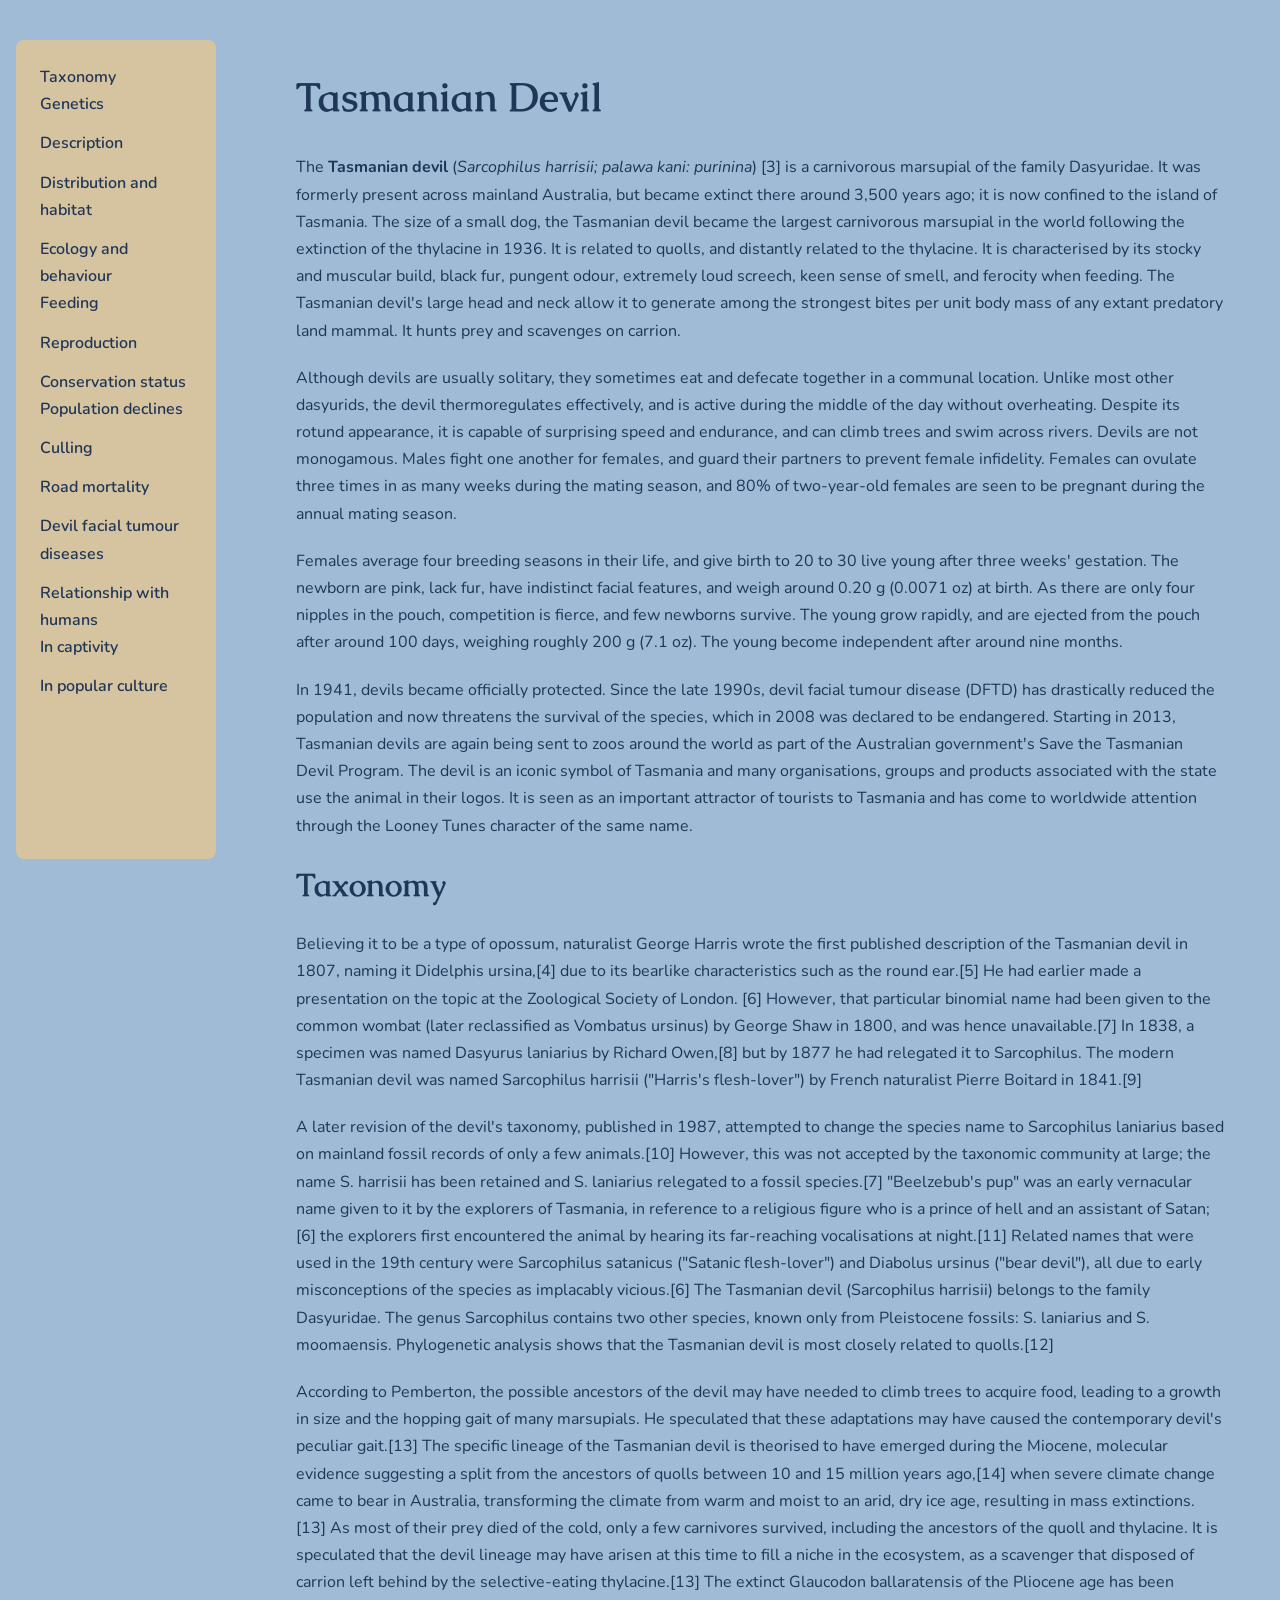
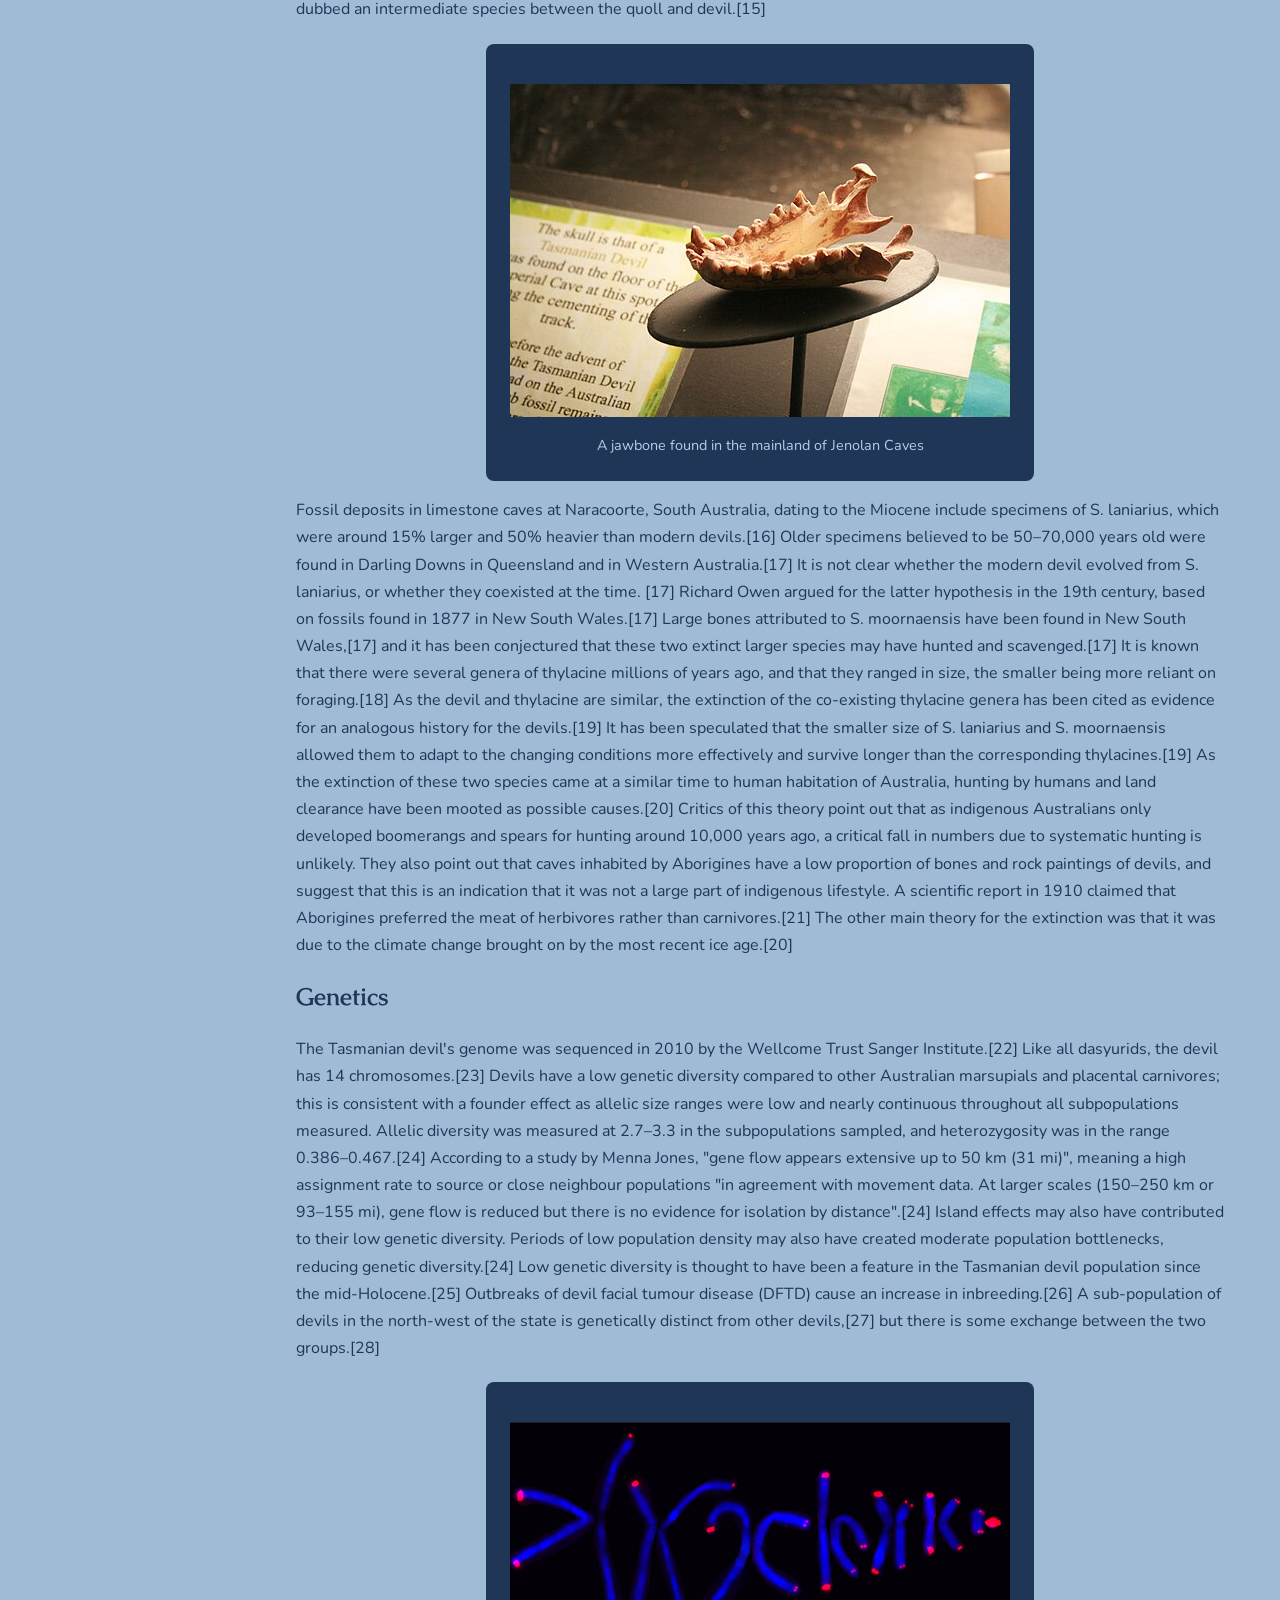
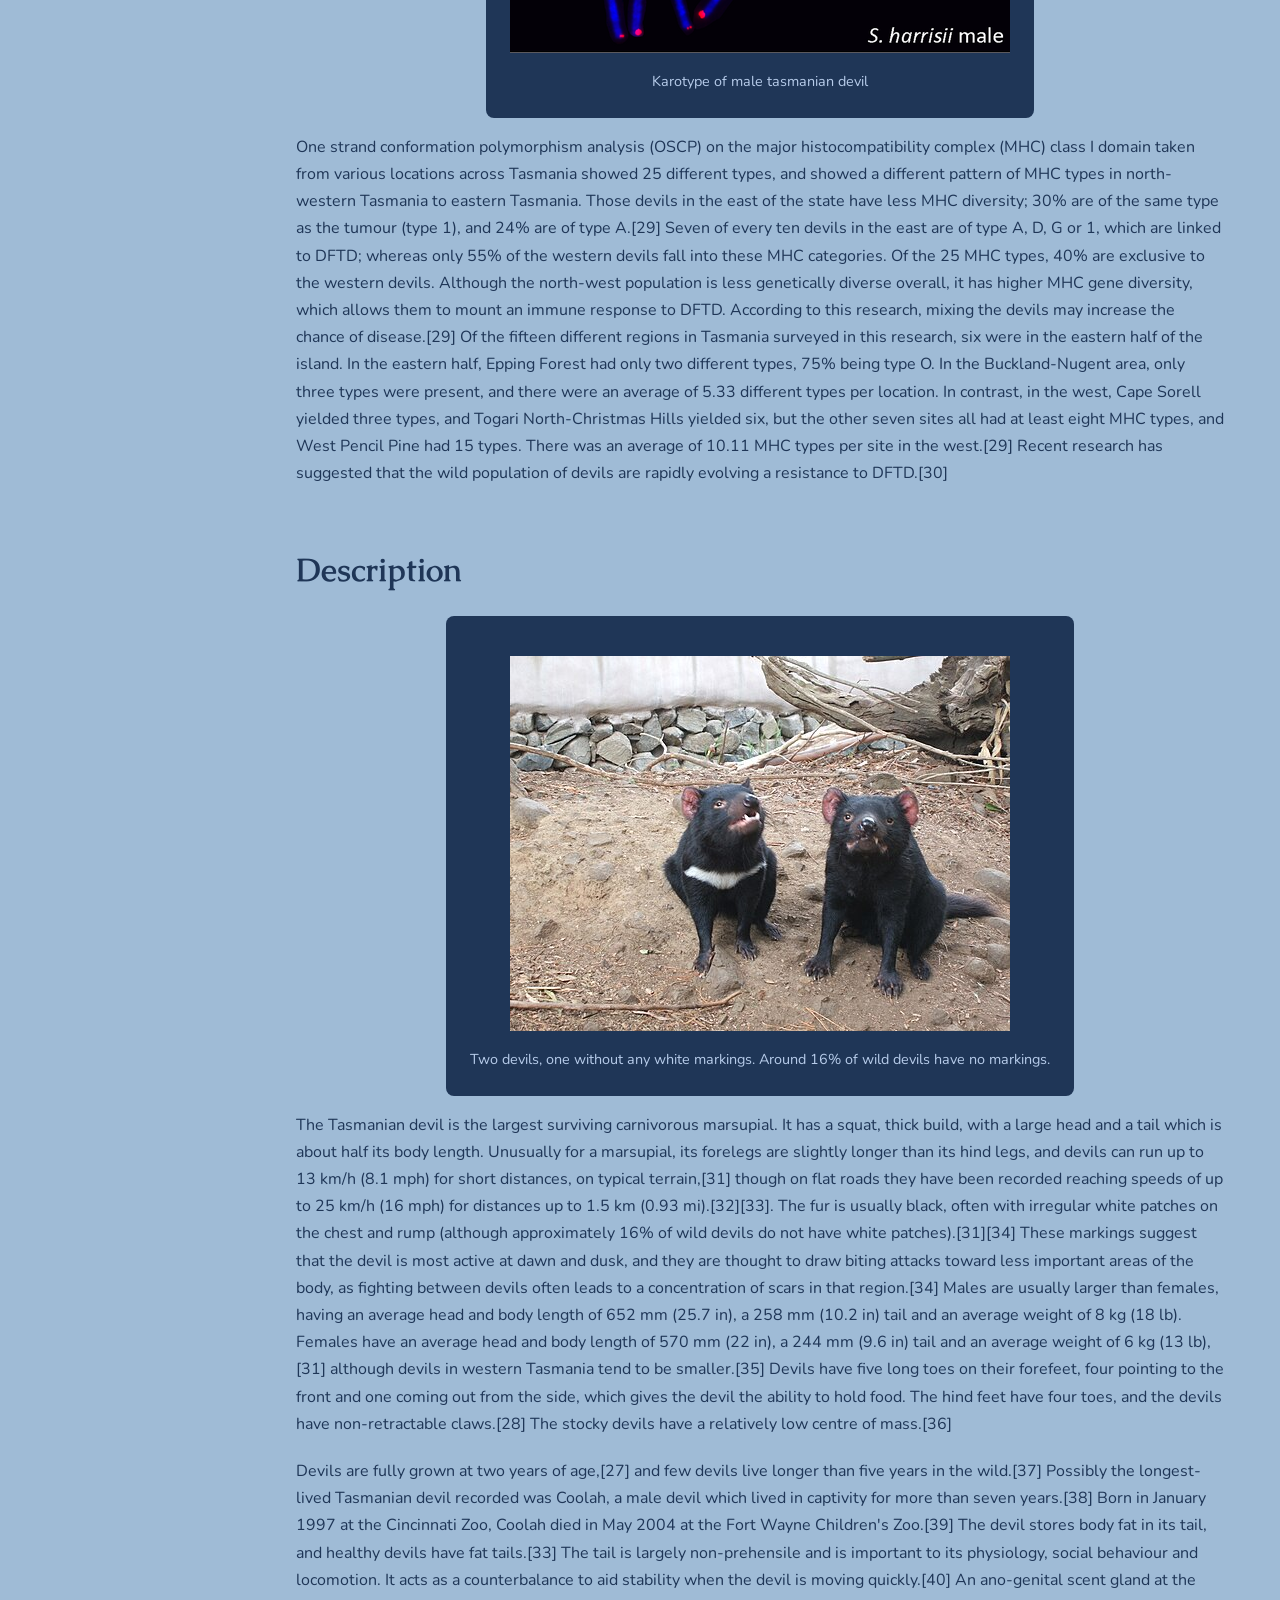
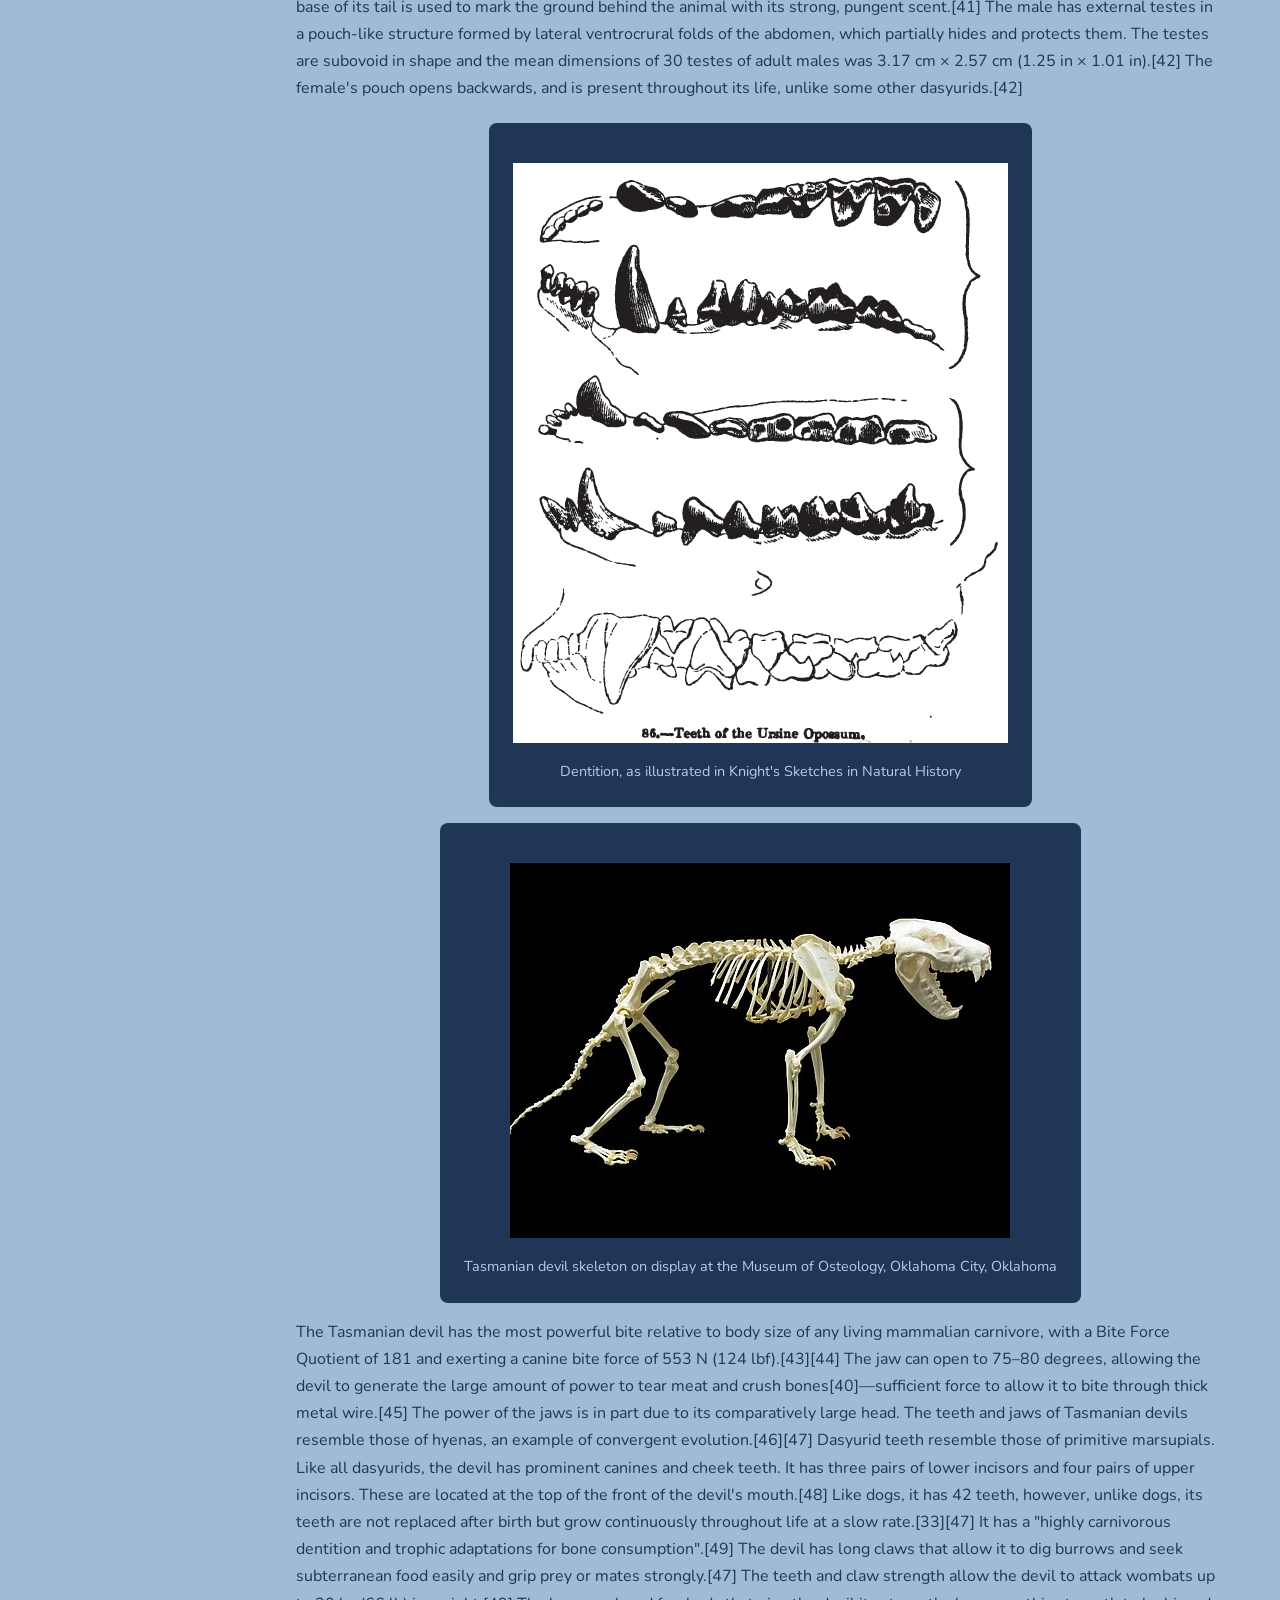
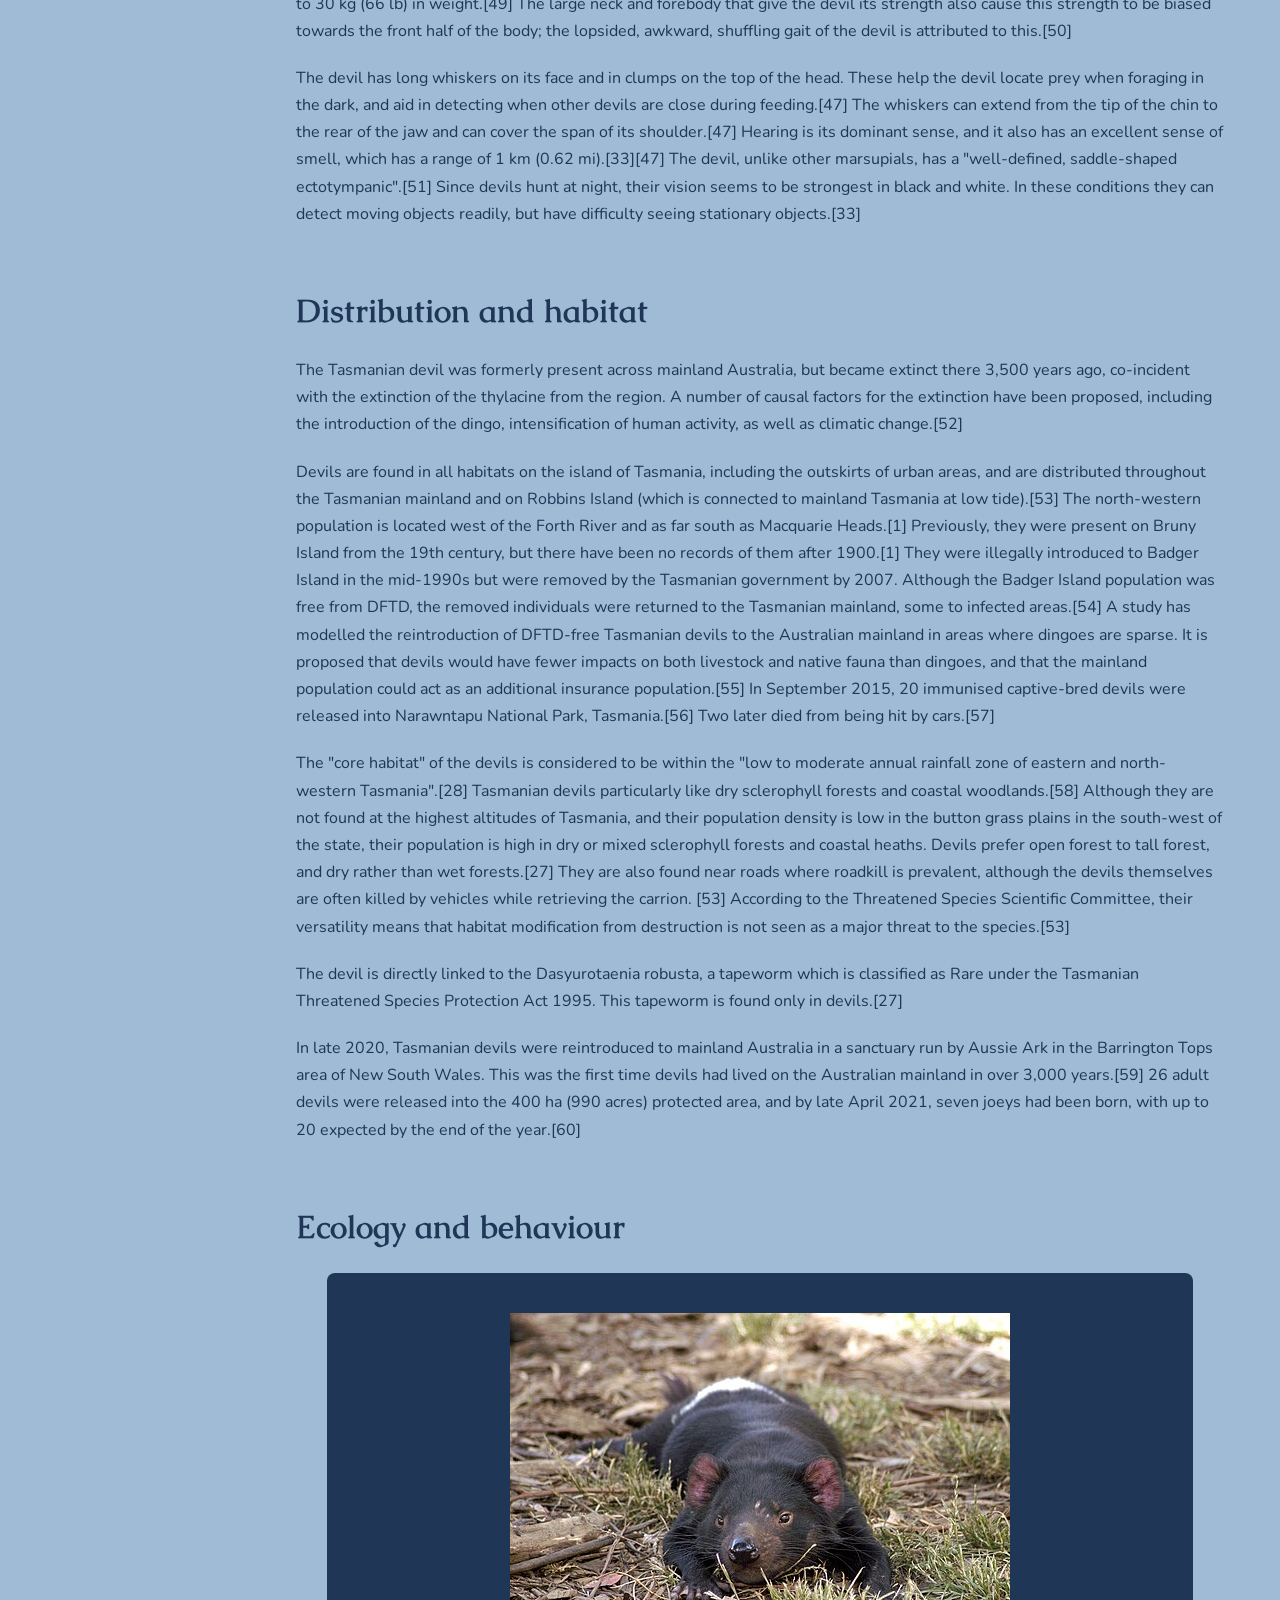
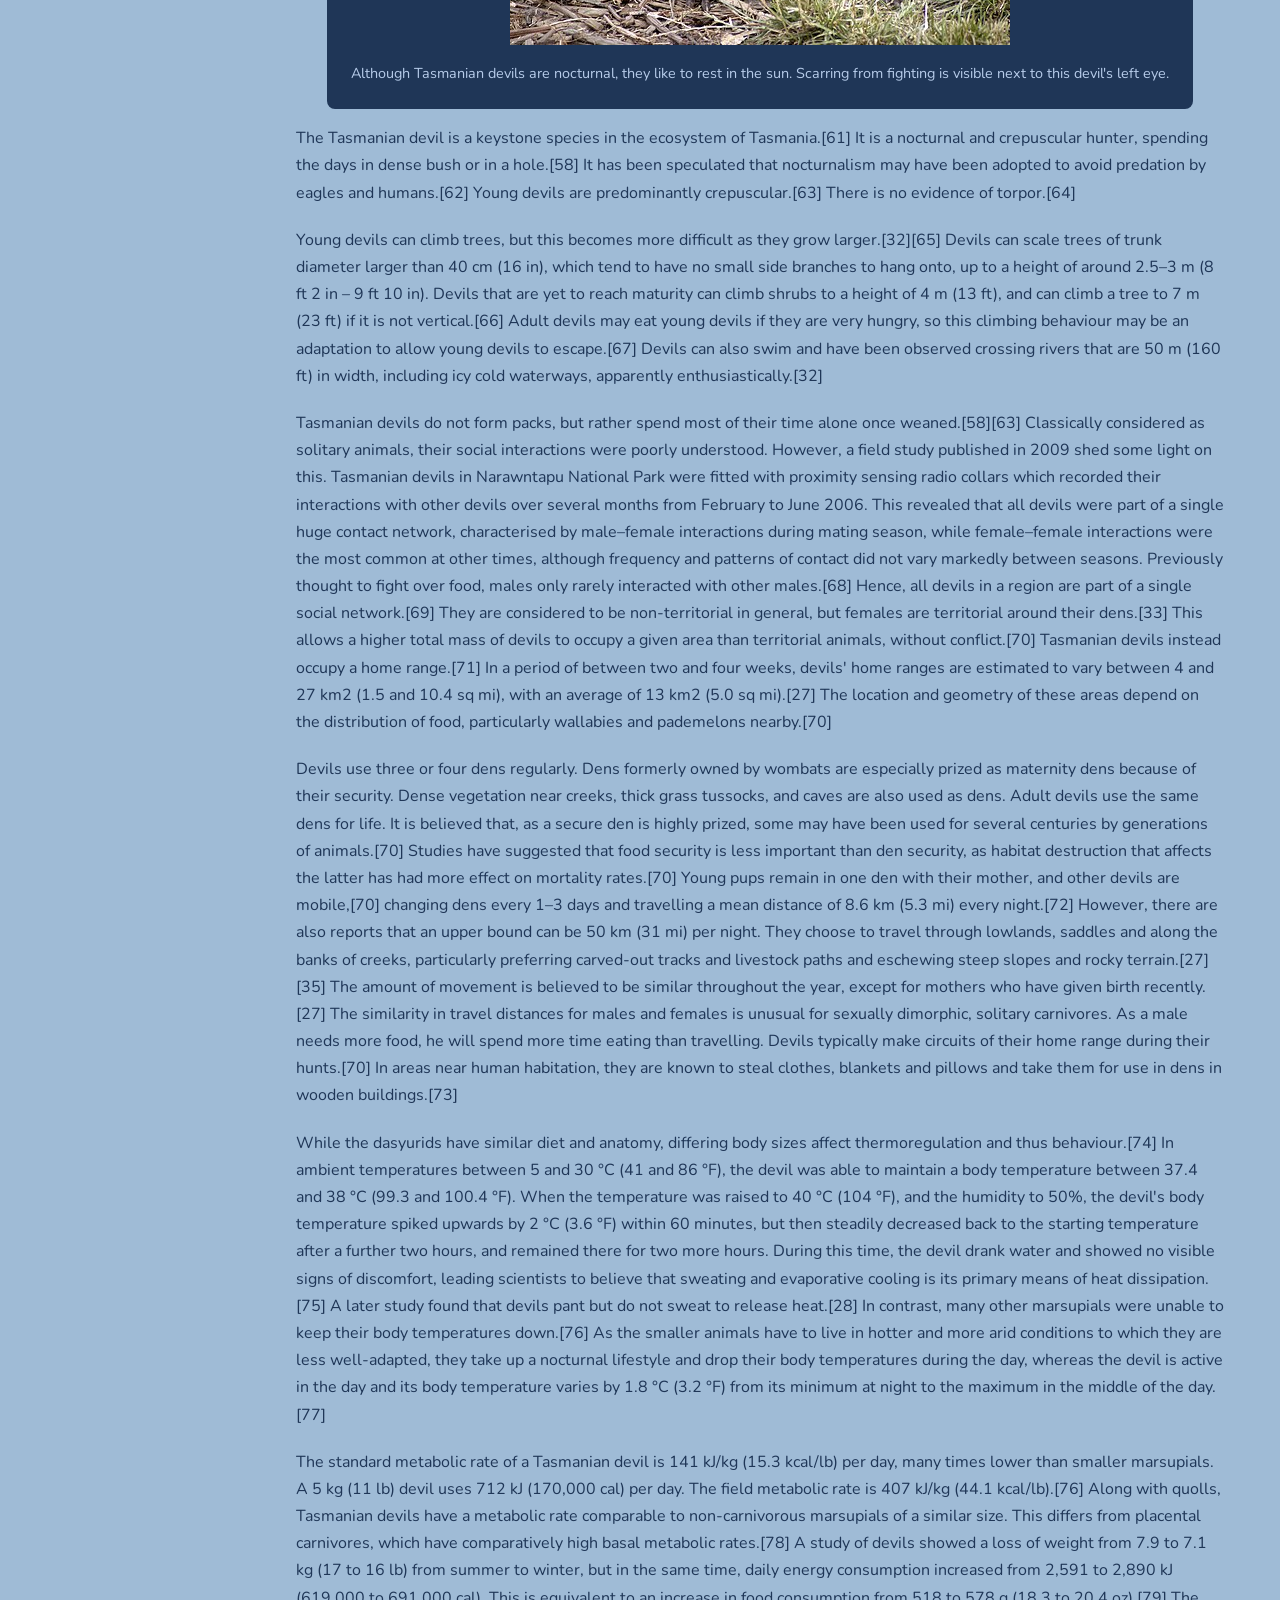
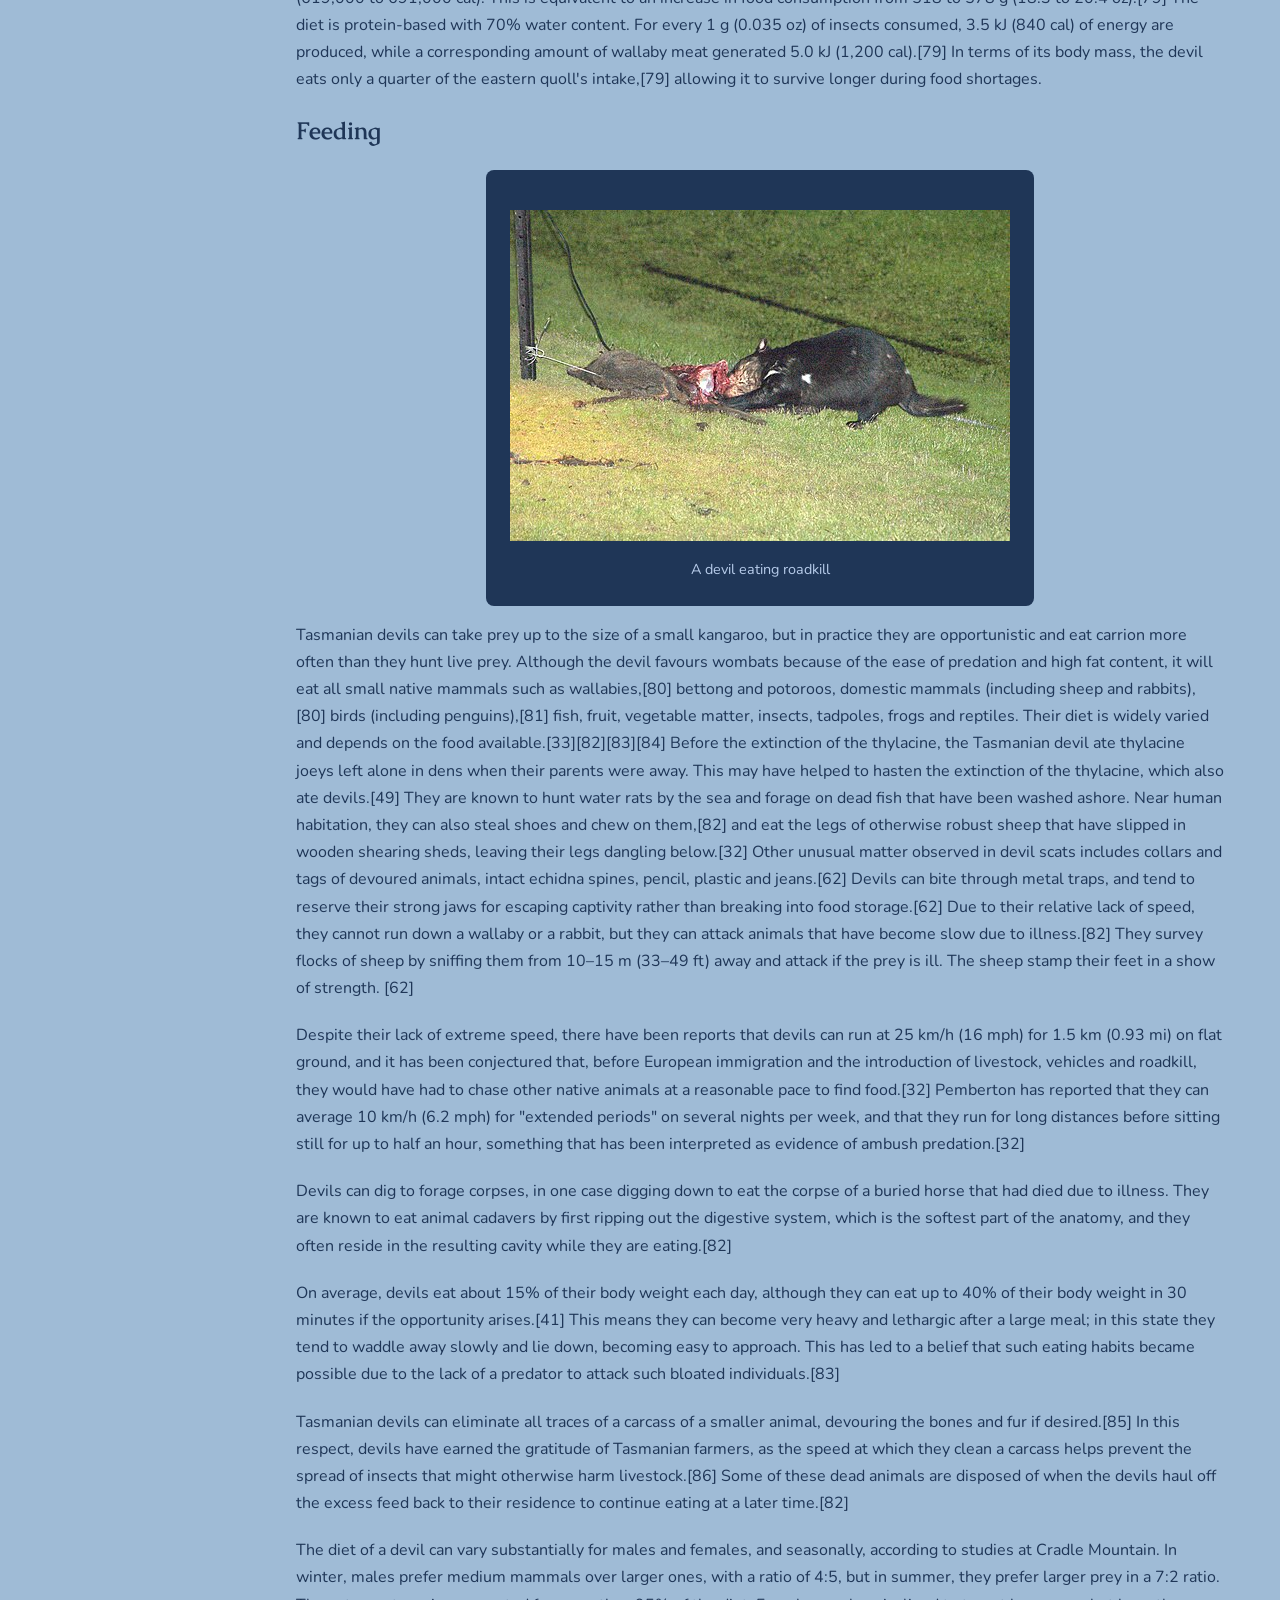
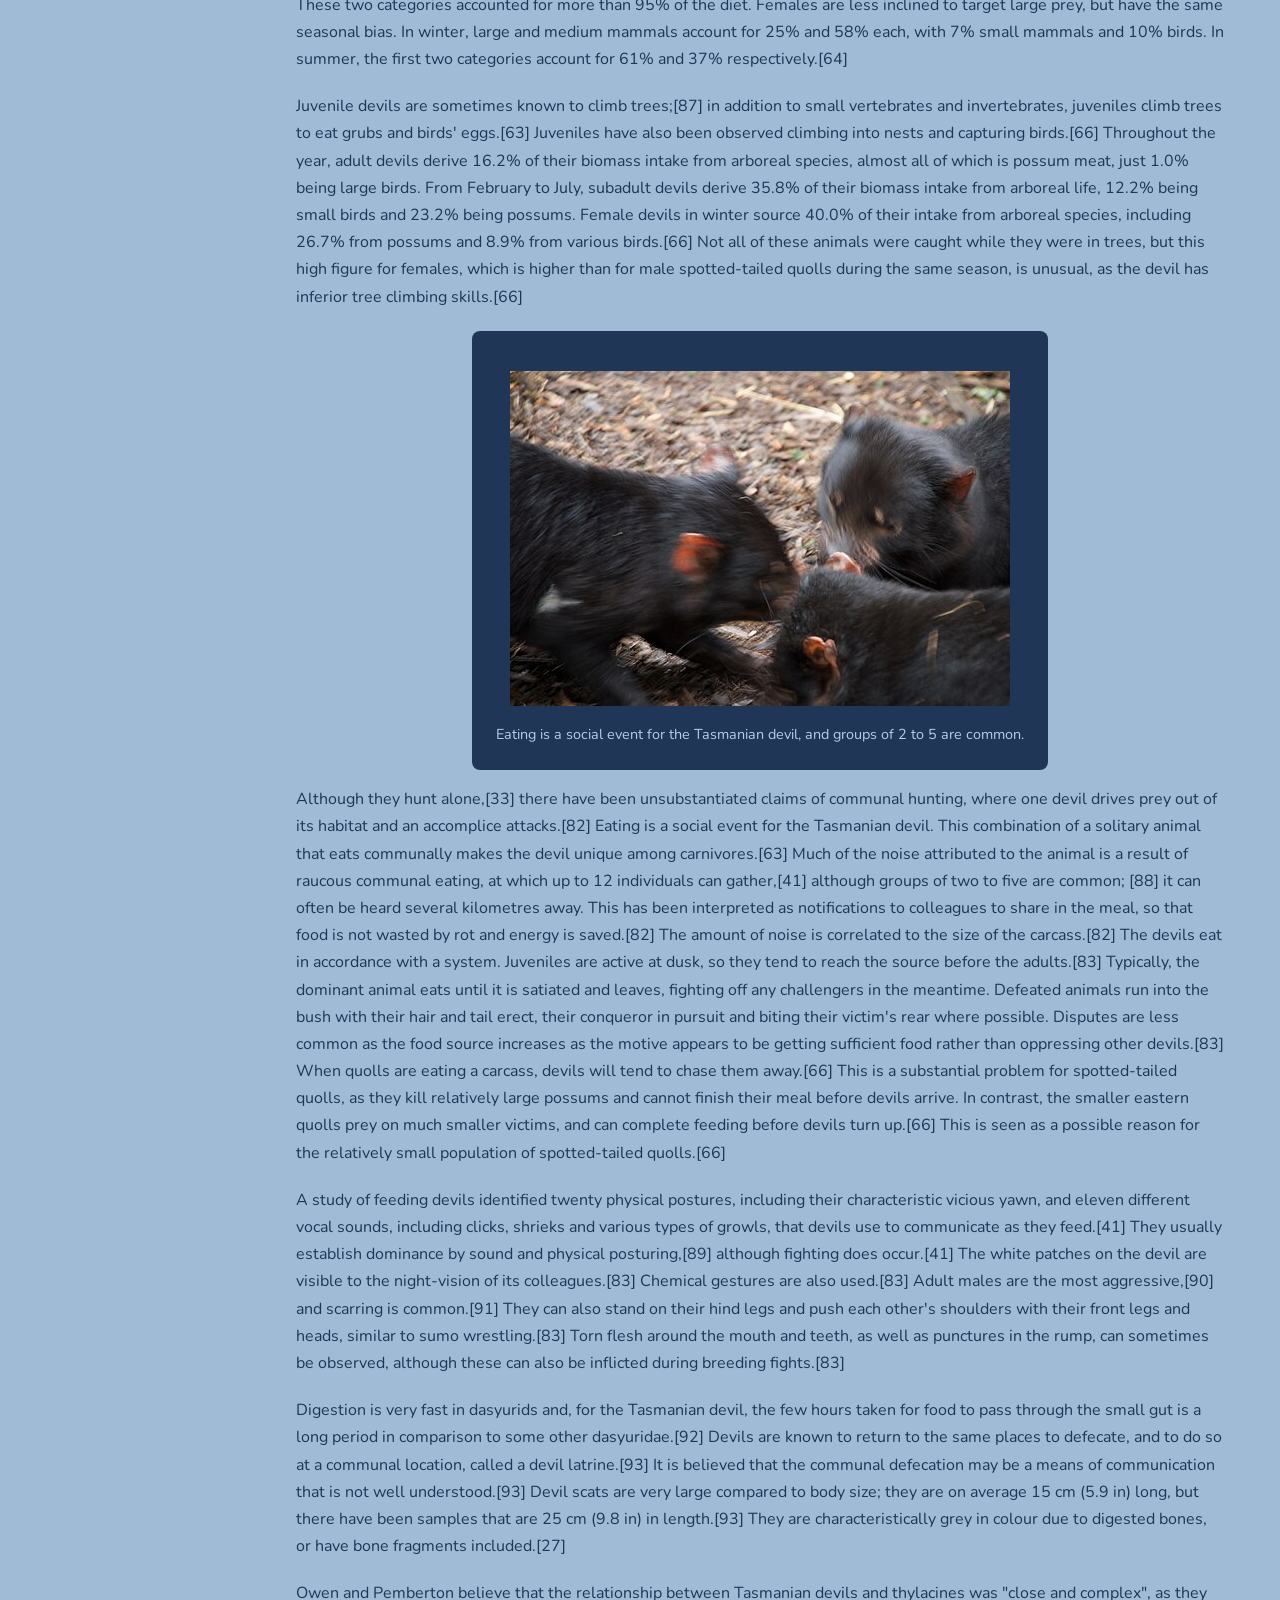
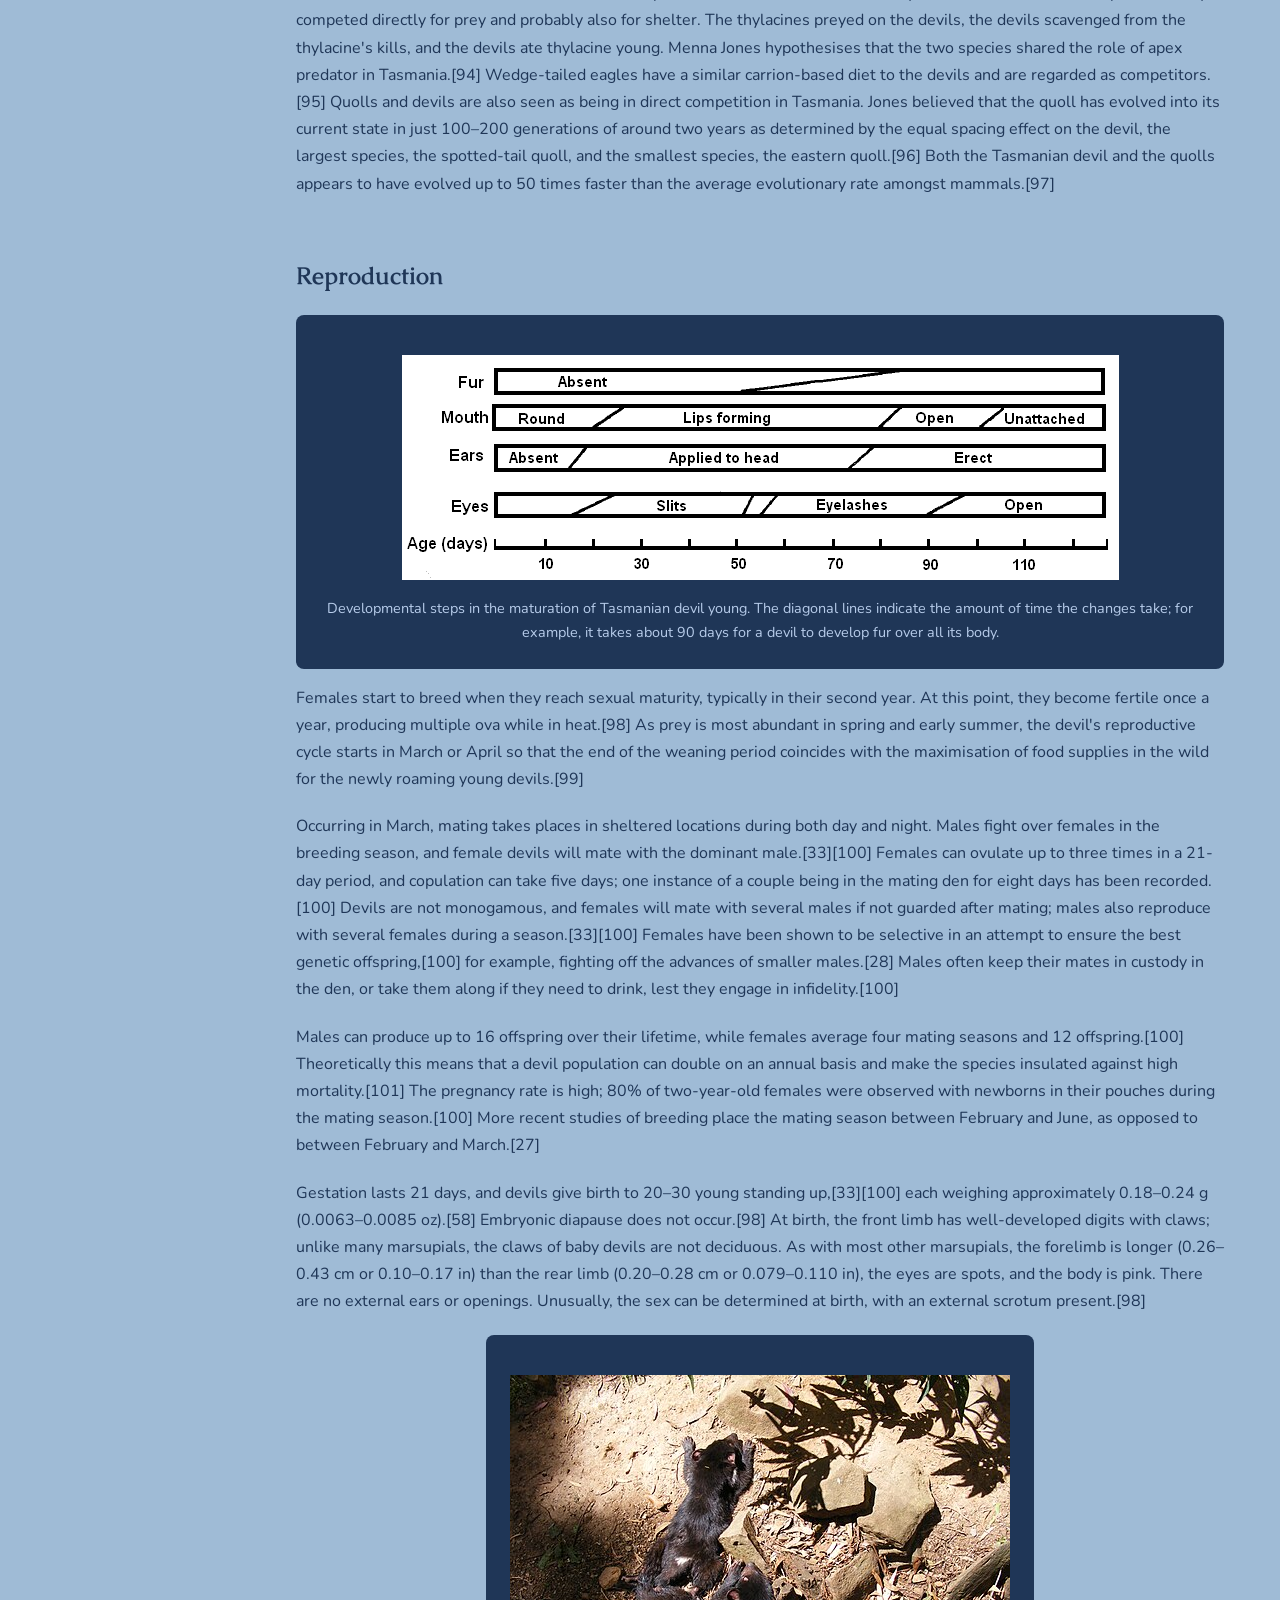
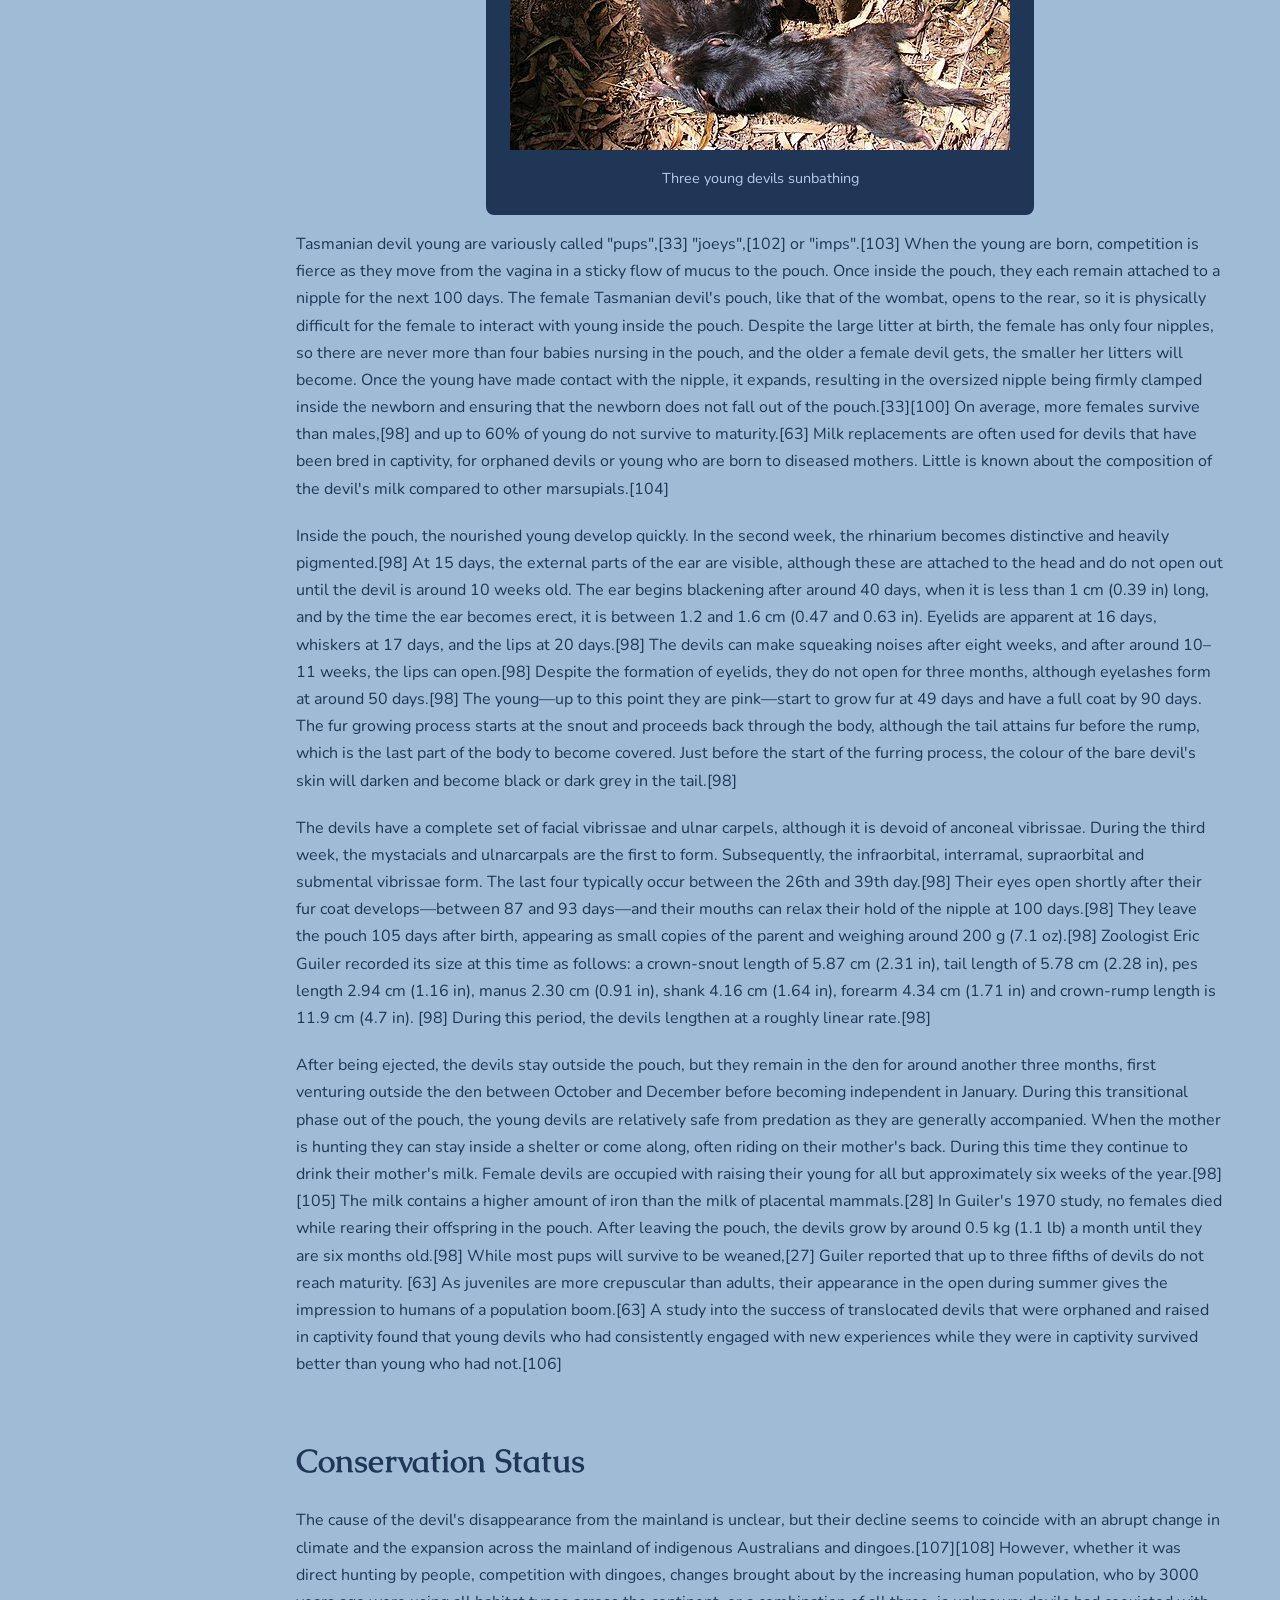
<file: assignment-5/assignment-5.html>
<!DOCTYPE html>
<html lang="en">
    <head>
        <link rel="preconnect" href="https://fonts.googleapis.com">
        <link rel="preconnect" href="https://fonts.gstatic.com" crossorigin>
        <link href="https://fonts.googleapis.com/css2?family=Caudex:ital,wght@0,400;0,700;1,400;1,700&family=Nunito:ital,wght@0,200..1000;1,200..1000&display=swap" rel="stylesheet">

        <title>Tasmanian Devil</title>
        <link rel="stylesheet" href="assignment-5-style.css">
    </head>

    <body>

        <h1 class="sr-only">Tasmanian Devil Article</h1>

        <nav>
            <h2 class="sr-only">Content</h2>
            <ul>
                <li>
                    <a href="#taxonomy">Taxonomy</a>
                    <ul>
                        <li><a href="#genetics">Genetics</a></li>
                    </ul>
                </li>
                
                <li><a href="#description">Description</a></li>
                <li><a href="#distribution">Distribution and habitat</a></li>

                <li><a href="#ecology">Ecology and behaviour</a>
                    <ul>
                        <li><a href="#feeding">Feeding</a></li>
                        <li><a href="#reproduction">Reproduction</a></li>
                    </ul>   
                </li>

                <li><a href="#conservation">Conservation status</a>
                    <ul>
                        <li><a href="#population-declines">Population declines</a></li>
                        <li><a href="#culling">Culling</a></li>
                        <li><a href="#road-mortality">Road mortality</a></li>
                        <li><a href="#dftd">Devil facial tumour diseases</a></li>
                    </ul>   
                </li>

                <li><a href="#human">Relationship with humans</a>
                    <ul>
                        <li><a href="#captivity">In captivity</a></li>
                        <li><a href="#popular-culture">In popular culture</a></li>
                    </ul>   
                </li>

            </ul>
        </nav>
    
        <main>
            <article>
                <!-- Wikipedia opening/intro -->
                 <header>
                    <h1>Tasmanian Devil</h1>
                </header>
                <p>
                    The <strong>Tasmanian devil</strong> (<em>Sarcophilus harrisii; palawa kani: purinina</em>) [3] is a carnivorous marsupial 
                    of the family Dasyuridae. It was formerly present across mainland Australia, but became extinct 
                    there around 3,500 years ago; it is now confined to the island of Tasmania. The size of a small dog, 
                    the Tasmanian devil became the largest carnivorous marsupial in the world following the extinction 
                    of the thylacine in 1936. It is related to quolls, and distantly related to the thylacine. It is 
                    characterised by its stocky and muscular build, black fur, pungent odour, extremely loud screech, 
                    keen sense of smell, and ferocity when feeding. The Tasmanian devil's large head and neck allow it to 
                    generate among the strongest bites per unit body mass of any extant predatory land mammal. It hunts prey and 
                    scavenges on carrion.
                </p>

                <p>
                    Although devils are usually solitary, they sometimes eat and defecate together in a communal location. 
                    Unlike most other dasyurids, the devil thermoregulates effectively, and is active during the middle of the 
                    day without overheating. Despite its rotund appearance, it is capable of surprising speed and endurance, 
                    and can climb trees and swim across rivers. Devils are not monogamous. Males fight one another for females, 
                    and guard their partners to prevent female infidelity. Females can ovulate three times in as many weeks during 
                    the mating season, and 80% of two-year-old females are seen to be pregnant during the annual mating season.
                </p>

                <p>
                    Females average four breeding seasons in their life, and give birth to 20 to 30 live young after three weeks' 
                    gestation. The newborn are pink, lack fur, have indistinct facial features, and weigh around 0.20 g (0.0071 oz) at 
                    birth. As there are only four nipples in the pouch, competition is fierce, and few newborns survive. The young grow 
                    rapidly, and are ejected from the pouch after around 100 days, weighing roughly 200 g (7.1 oz). The young become 
                    independent after around nine months.
                </p>

                <p> 
                    In 1941, devils became officially protected. Since the late 1990s, devil facial tumour disease (DFTD) has drastically 
                    reduced the population and now threatens the survival of the species, which in 2008 was declared to be endangered. 
                    Starting in 2013, Tasmanian devils are again being sent to zoos around the world as part of the Australian government's 
                    Save the Tasmanian Devil Program. The devil is an iconic symbol of Tasmania and many organisations, groups and products 
                    associated with the state use the animal in their logos. It is seen as an important attractor of tourists to Tasmania and
                    has come to worldwide attention through the Looney Tunes character of the same name.
                </p>

                <section id="taxonomy">
                    <h2>Taxonomy</h2>
                    <p>
                        Believing it to be a type of opossum, naturalist George Harris wrote the first published description 
                        of the Tasmanian devil in 1807, naming it Didelphis ursina,[4] due to its bearlike characteristics such 
                        as the round ear.[5] He had earlier made a presentation on the topic at the Zoological Society of London.
                        [6] However, that particular binomial name had been given to the common wombat (later reclassified as 
                        Vombatus ursinus) by George Shaw in 1800, and was hence unavailable.[7] In 1838, a specimen was named Dasyurus 
                        laniarius by Richard Owen,[8] but by 1877 he had relegated it to Sarcophilus. The modern Tasmanian devil was named 
                        Sarcophilus harrisii ("Harris's flesh-lover") by French naturalist Pierre Boitard in 1841.[9]
                    </p>
                    <p>
                        A later revision of the devil's taxonomy, published in 1987, attempted to change the species name to 
                        Sarcophilus laniarius based on mainland fossil records of only a few animals.[10] However, this was not 
                        accepted by the taxonomic community at large; the name S. harrisii has been retained and S. laniarius 
                        relegated to a fossil species.[7] "Beelzebub's pup" was an early vernacular name given to it by the explorers
                        of Tasmania, in reference to a religious figure who is a prince of hell and an assistant of Satan;[6] the 
                        explorers first encountered the animal by hearing its far-reaching vocalisations at night.[11] Related names
                        that were used in the 19th century were Sarcophilus satanicus ("Satanic flesh-lover") and Diabolus ursinus
                        ("bear devil"), all due to early misconceptions of the species as implacably vicious.[6] The Tasmanian 
                        devil (Sarcophilus harrisii) belongs to the family Dasyuridae. The genus Sarcophilus contains two other 
                        species, known only from Pleistocene fossils: S. laniarius and S. moomaensis. Phylogenetic analysis shows
                        that the Tasmanian devil is most closely related to quolls.[12]
                    </p>

                    <p>
                        According to Pemberton, the possible ancestors of the devil may have needed to climb trees to acquire food, 
                        leading to a growth in size and the hopping gait of many marsupials. He speculated that these adaptations 
                        may have caused the contemporary devil's peculiar gait.[13] The specific lineage of the Tasmanian devil is 
                        theorised to have emerged during the Miocene, molecular evidence suggesting a split from the ancestors of 
                        quolls between 10 and 15 million years ago,[14] when severe climate change came to bear in Australia, 
                        transforming the climate from warm and moist to an arid, dry ice age, resulting in mass extinctions.[13] 
                        As most of their prey died of the cold, only a few carnivores survived, including the ancestors of the quoll
                        and thylacine. It is speculated that the devil lineage may have arisen at this time to fill a niche in the 
                        ecosystem, as a scavenger that disposed of carrion left behind by the selective-eating thylacine.[13] The
                        extinct Glaucodon ballaratensis of the Pliocene age has been dubbed an intermediate species between the 
                        quoll and devil.[15]
                    </p>

                    <figure>
                        <img src="../images-assignment-4/Jenolan_Caves_Tasmanian_Devil_jaw.jpg"
                             alt="Jawbone of a Tasmanian devil found in the mainland of Jenolan Caves.">

                        <figcaption>
                            A jawbone found in the mainland of Jenolan Caves
                        </figcaption>
                    </figure>

                    <p>
                        Fossil deposits in limestone caves at Naracoorte, South Australia, dating to the Miocene include specimens
                        of S. laniarius, which were around 15% larger and 50% heavier than modern devils.[16] Older specimens 
                        believed to be 50–70,000 years old were found in Darling Downs in Queensland and in Western Australia.[17] 
                        It is not clear whether the modern devil evolved from S. laniarius, or whether they coexisted at the time.
                        [17] Richard Owen argued for the latter hypothesis in the 19th century, based on fossils found in 1877 in 
                        New South Wales.[17] Large bones attributed to S. moornaensis have been found in New South Wales,[17] and
                        it has been conjectured that these two extinct larger species may have hunted and scavenged.[17] It is 
                        known that there were several genera of thylacine millions of years ago, and that they ranged in size,                       the smaller being more reliant on foraging.[18] As the devil and thylacine are similar, the extinction of
                        the co-existing thylacine genera has been cited as evidence for an analogous history for the devils.[19]
                        It has been speculated that the smaller size of S. laniarius and S. moornaensis allowed them to adapt
                        to the changing conditions more effectively and survive longer than the corresponding thylacines.[19] 
                        As the extinction of these two species came at a similar time to human habitation of Australia,
                        hunting by humans and land clearance have been mooted as possible causes.[20] Critics of this theory
                        point out that as indigenous Australians only developed boomerangs and spears for hunting around 
                        10,000 years ago, a critical fall in numbers due to systematic hunting is unlikely. They also 
                        point out that caves inhabited by Aborigines have a low proportion of bones and rock paintings of 
                        devils, and suggest that this is an indication that it was not a large part of indigenous lifestyle.
                        A scientific report in 1910 claimed that Aborigines preferred the meat of herbivores rather than 
                        carnivores.[21] The other main theory for the extinction was that it was due to the climate change 
                        brought on by the most recent ice age.[20]
                    </p>

                    <section id="genetics">
                        <h3>Genetics</h3>
                        
                        <p>
                            The Tasmanian devil's genome was sequenced in 2010 by the Wellcome Trust Sanger Institute.[22] Like all dasyurids, 
                            the devil has 14 chromosomes.[23] Devils have a low genetic diversity compared to other Australian marsupials and placental 
                            carnivores; this is consistent with a founder effect as allelic size ranges were low and nearly continuous throughout all 
                            subpopulations measured. Allelic diversity was measured at 2.7–3.3 in the subpopulations sampled, and heterozygosity was in the 
                            range 0.386–0.467.[24] According to a study by Menna Jones, "gene flow appears extensive up to 50 km (31 mi)", meaning a high 
                            assignment rate to source or close neighbour populations "in agreement with movement data. At larger scales (150–250 km or 93–155 mi), 
                            gene flow is reduced but there is no evidence for isolation by distance".[24] Island effects may also have contributed to their low genetic 
                            diversity. Periods of low population density may also have created moderate population bottlenecks, reducing genetic diversity.[24] 
                            Low genetic diversity is thought to have been a feature in the Tasmanian devil population since the mid-Holocene.[25] Outbreaks of devil 
                            facial tumour disease (DFTD) cause an increase in inbreeding.[26] A sub-population of devils in the north-west of the state is genetically 
                            distinct from other devils,[27] but there is some exchange between the two groups.[28] 
                        </p>

                        <figure>
                            <img src="../images-assignment-4/Karyotype_of_Tasmanian_devil_(Sarcophilus_Harrisii).png"
                                 alt="Karotype of male tasmanian devil.">

                            <figcaption>
                                Karotype of male tasmanian devil
                            </figcaption>
                        </figure>

                        <p>
                            One strand conformation polymorphism analysis (OSCP) on the major histocompatibility complex (MHC) class I domain taken from various 
                            locations across Tasmania showed 25 different types, and showed a different pattern of MHC types in north-western Tasmania to eastern Tasmania. 
                            Those devils in the east of the state have less MHC diversity; 30% are of the same type as the tumour (type 1), and 24% are of type A.[29] Seven 
                            of every ten devils in the east are of type A, D, G or 1, which are linked to DFTD; whereas only 55% of the western devils fall into these MHC 
                            categories. Of the 25 MHC types, 40% are exclusive to the western devils. Although the north-west population is less genetically diverse overall, 
                            it has higher MHC gene diversity, which allows them to mount an immune response to DFTD. According to this research, mixing the devils may increase 
                            the chance of disease.[29] Of the fifteen different regions in Tasmania surveyed in this research, six were in the eastern half of the island. In 
                            the eastern half, Epping Forest had only two different types, 75% being type O. In the Buckland-Nugent area, only three types were present, and 
                            there were an average of 5.33 different types per location. In contrast, in the west, Cape Sorell yielded three types, and Togari North-Christmas 
                            Hills yielded six, but the other seven sites all had at least eight MHC types, and West Pencil Pine had 15 types. There was an average of 10.11 MHC 
                            types per site in the west.[29] Recent research has suggested that the wild population of devils are rapidly evolving a resistance to DFTD.[30]
                        </p>
                    </section>
                </section>

                <section id="description">
                    <h2>Description</h2>

                    <figure>
                        <img src="../images-assignment-4/Tasmanian_Devil_markings.jpg"
                             alt="Two devils, one without any white markings.">

                        <figcaption>
                            Two devils, one without any white markings. Around 16% of wild devils have no markings.
                        </figcaption>
                    </figure>

                    <p>
                        The Tasmanian devil is the largest surviving carnivorous marsupial. It has a squat, thick build, with a large head 
                        and a tail which is about half its body length. Unusually for a marsupial, its forelegs are slightly longer than its 
                        hind legs, and devils can run up to 13 km/h (8.1 mph) for short distances, on typical terrain,[31] though on flat 
                        roads they have been recorded reaching speeds of up to 25 km/h (16 mph) for distances up to 1.5 km (0.93 mi).[32][33]. 
                        The fur is usually black, often with irregular white patches on the chest and rump (although approximately 16% of wild 
                        devils do not have white patches).[31][34] These markings suggest that the devil is most active at dawn and dusk, and 
                        they are thought to draw biting attacks toward less important areas of the body, as fighting between devils often leads 
                        to a concentration of scars in that region.[34] Males are usually larger than females, having an average head and body 
                        length of 652 mm (25.7 in), a 258 mm (10.2 in) tail and an average weight of 8 kg (18 lb). Females have an average head 
                        and body length of 570 mm (22 in), a 244 mm (9.6 in) tail and an average weight of 6 kg (13 lb),[31] although devils in 
                        western Tasmania tend to be smaller.[35] Devils have five long toes on their forefeet, four pointing to the front and 
                        one coming out from the side, which gives the devil the ability to hold food. The hind feet have four toes, and the 
                        devils have non-retractable claws.[28] The stocky devils have a relatively low centre of mass.[36]
                    </p>

                    <p>
                            Devils are fully grown at two years of age,[27] and few devils live longer than five years in the wild.[37] 
                            Possibly the longest-lived Tasmanian devil recorded was Coolah, a male devil which lived in captivity for more 
                            than seven years.[38] Born in January 1997 at the Cincinnati Zoo, Coolah died in May 2004 at the Fort Wayne 
                            Children's Zoo.[39] The devil stores body fat in its tail, and healthy devils have fat tails.[33] The tail is 
                            largely non-prehensile and is important to its physiology, social behaviour and locomotion. It acts as a 
                            counterbalance to aid stability when the devil is moving quickly.[40] An ano-genital scent gland at the base of 
                            its tail is used to mark the ground behind the animal with its strong, pungent scent.[41] The male has external 
                            testes in a pouch-like structure formed by lateral ventrocrural folds of the abdomen, which partially hides and 
                            protects them. The testes are subovoid in shape and the mean dimensions of 30 testes of adult males was 
                            3.17 cm × 2.57 cm (1.25 in × 1.01 in).[42] The female's pouch opens backwards, and is present throughout its life, 
                            unlike some other dasyurids.[42]
                    </p>

                    <figure>
                        <img src="../images-assignment-4/Animaldentition_sarcophilusharrisii.png"
                             alt="Dentition, as illustrated in Knight's Sketches in Natural History">

                        <figcaption>Dentition, as illustrated in Knight's Sketches in Natural History</figcaption>
                    </figure>

                    <figure>
                        <img src="../images-assignment-4/Tasmanian_devil_skeleton.jpg"
                             alt="Tasmanian devil skeleton on display at the Museum of Osteology, Oklahoma City, Oklahoma">

                        <figcaption>Tasmanian devil skeleton on display at the Museum of Osteology, Oklahoma City, Oklahoma</figcaption>
                    </figure>

                    <p>
                            The Tasmanian devil has the most powerful bite relative to body size of any living mammalian carnivore, with a 
                            Bite Force Quotient of 181 and exerting a canine bite force of 553 N (124 lbf).[43][44] The jaw can open to 75–80 
                            degrees, allowing the devil to generate the large amount of power to tear meat and crush bones[40]—sufficient force 
                            to allow it to bite through thick metal wire.[45] The power of the jaws is in part due to its comparatively large 
                            head. The teeth and jaws of Tasmanian devils resemble those of hyenas, an example of convergent evolution.[46][47] 
                            Dasyurid teeth resemble those of primitive marsupials. Like all dasyurids, the devil has prominent canines and 
                            cheek teeth. It has three pairs of lower incisors and four pairs of upper incisors. These are located at the top 
                            of the front of the devil's mouth.[48] Like dogs, it has 42 teeth, however, unlike dogs, its teeth are not replaced 
                            after birth but grow continuously throughout life at a slow rate.[33][47] It has a "highly carnivorous dentition 
                            and trophic adaptations for bone consumption".[49] The devil has long claws that allow it to dig burrows and seek 
                            subterranean food easily and grip prey or mates strongly.[47] The teeth and claw strength allow the devil to attack 
                            wombats up to 30 kg (66 lb) in weight.[49] The large neck and forebody that give the devil its strength also cause 
                            this strength to be biased towards the front half of the body; the lopsided, awkward, shuffling gait of the devil 
                            is attributed to this.[50]
                    </p>

                    <p>
                            The devil has long whiskers on its face and in clumps on the top of the head. These help the devil locate prey when 
                            foraging in the dark, and aid in detecting when other devils are close during feeding.[47] The whiskers can extend 
                            from the tip of the chin to the rear of the jaw and can cover the span of its shoulder.[47] Hearing is its dominant 
                            sense, and it also has an excellent sense of smell, which has a range of 1 km (0.62 mi).[33][47] The devil, unlike 
                            other marsupials, has a "well-defined, saddle-shaped ectotympanic".[51] Since devils hunt at night, their vision seems 
                            to be strongest in black and white. In these conditions they can detect moving objects readily, but have difficulty 
                            seeing stationary objects.[33]
                    </p>
                </section>

                <section id="distribution">
                    <h2>Distribution and habitat</h2>

                    <p>
                        The Tasmanian devil was formerly present across mainland Australia, but 
                        became extinct there 3,500 years ago, co-incident with the extinction of the 
                        thylacine from the region. A number of causal factors for the extinction have been 
                        proposed, including the introduction of the dingo, intensification of human activity, 
                        as well as climatic change.[52]
                    </p>

                    <p>
                        Devils are found in all habitats on the island of Tasmania, including the outskirts of urban areas, 
                        and are distributed throughout the Tasmanian mainland and on Robbins Island (which is connected to mainland 
                        Tasmania at low tide).[53] The north-western population is located west of the Forth River and as far south as 
                        Macquarie Heads.[1] Previously, they were present on Bruny Island from the 19th century, but there have been no 
                        records of them after 1900.[1] They were illegally introduced to Badger Island in the mid-1990s but were removed 
                        by the Tasmanian government by 2007. Although the Badger Island population was free from DFTD, the removed individuals 
                        were returned to the Tasmanian mainland, some to infected areas.[54] A study has modelled the reintroduction of 
                        DFTD-free Tasmanian devils to the Australian mainland in areas where dingoes are sparse. It is proposed that devils 
                        would have fewer impacts on both livestock and native fauna than dingoes, and that the mainland population could act 
                        as an additional insurance population.[55] In September 2015, 20 immunised captive-bred devils were released into 
                        Narawntapu National Park, Tasmania.[56] Two later died from being hit by cars.[57]
                    </p>

                    <p>
                        The "core habitat" of the devils is considered to be within the "low to moderate annual rainfall zone of eastern and 
                        north-western Tasmania".[28] Tasmanian devils particularly like dry sclerophyll forests and coastal woodlands.[58] 
                        Although they are not found at the highest altitudes of Tasmania, and their population density is low in the button 
                        grass plains in the south-west of the state, their population is high in dry or mixed sclerophyll forests and coastal 
                        heaths. Devils prefer open forest to tall forest, and dry rather than wet forests.[27] They are also found near roads 
                        where roadkill is prevalent, although the devils themselves are often killed by vehicles while retrieving the carrion.
                        [53] According to the Threatened Species Scientific Committee, their versatility means that habitat modification from 
                        destruction is not seen as a major threat to the species.[53]
                    </p>

                    <p>
                        The devil is directly linked to the Dasyurotaenia robusta, a tapeworm which is classified as Rare under the Tasmanian 
                        Threatened Species Protection Act 1995. This tapeworm is found only in devils.[27]
                    </p>

                    <p>
                        In late 2020, Tasmanian devils were reintroduced to mainland Australia in a sanctuary run by Aussie Ark in the Barrington 
                        Tops area of New South Wales. This was the first time devils had lived on the Australian mainland in over 3,000 years.[59] 
                        26 adult devils were released into the 400 ha (990 acres) protected area, and by late April 2021, seven joeys had been born, 
                        with up to 20 expected by the end of the year.[60]
                    </p>
                </section>

                <section id="ecology">
                    <h2>Ecology and behaviour</h2>

                    <figure>
                        <img src="../images-assignment-4/Tasmanian_Devil_resting.jpg"
                             alt="Tasmanian devil resting in the sun. Scarring from fighting is visible next to this devil's left eye.">

                        <figcaption>Although Tasmanian devils are nocturnal, they like to rest in the sun. Scarring from fighting is visible next to this devil's left eye.</figcaption>
                    </figure>

                    <p>
                        The Tasmanian devil is a keystone species in the ecosystem of Tasmania.[61] It is a nocturnal and crepuscular hunter, 
                        spending the days in dense bush or in a hole.[58] It has been speculated that nocturnalism may have been adopted to avoid 
                        predation by eagles and humans.[62] Young devils are predominantly crepuscular.[63] There is no evidence of torpor.[64]
                   </p>

                   <p>
                        Young devils can climb trees, but this becomes more difficult as they grow larger.[32][65] Devils can scale trees of trunk 
                        diameter larger than 40 cm (16 in), which tend to have no small side branches to hang onto, up to a height of around 2.5–3 m 
                        (8 ft 2 in – 9 ft 10 in). Devils that are yet to reach maturity can climb shrubs to a height of 4 m (13 ft), and can climb a tree to 
                        7 m (23 ft) if it is not vertical.[66] Adult devils may eat young devils if they are very hungry, so this climbing behaviour may be 
                        an adaptation to allow young devils to escape.[67] Devils can also swim and have been observed crossing rivers that are 50 m (160 ft) 
                        in width, including icy cold waterways, apparently enthusiastically.[32]
                   </p>

                   <p>
                        Tasmanian devils do not form packs, but rather spend most of their time alone once weaned.[58][63] Classically considered as solitary 
                        animals, their social interactions were poorly understood. However, a field study published in 2009 shed some light on this. Tasmanian 
                        devils in Narawntapu National Park were fitted with proximity sensing radio collars which recorded their interactions with other devils 
                        over several months from February to June 2006. This revealed that all devils were part of a single huge contact network, characterised 
                        by male–female interactions during mating season, while female–female interactions were the most common at other times, although frequency 
                        and patterns of contact did not vary markedly between seasons. Previously thought to fight over food, males only rarely interacted with 
                        other males.[68] Hence, all devils in a region are part of a single social network.[69] They are considered to be non-territorial in general, 
                        but females are territorial around their dens.[33] This allows a higher total mass of devils to occupy a given area than territorial animals, 
                        without conflict.[70] Tasmanian devils instead occupy a home range.[71] In a period of between two and four weeks, devils' home ranges are 
                        estimated to vary between 4 and 27 km2 (1.5 and 10.4 sq mi), with an average of 13 km2 (5.0 sq mi).[27] The location and geometry of these 
                        areas depend on the distribution of food, particularly wallabies and pademelons nearby.[70]
                   </p>

                   <p>
                    Devils use three or four dens regularly. Dens formerly owned by wombats are especially prized as maternity dens because of their security. 
                    Dense vegetation near creeks, thick grass tussocks, and caves are also used as dens. Adult devils use the same dens for life. It is believed that, 
                    as a secure den is highly prized, some may have been used for several centuries by generations of animals.[70] Studies have suggested that food 
                    security is less important than den security, as habitat destruction that affects the latter has had more effect on mortality rates.[70] Young pups 
                    remain in one den with their mother, and other devils are mobile,[70] changing dens every 1–3 days and travelling a mean distance of 8.6 km (5.3 mi) 
                    every night.[72] However, there are also reports that an upper bound can be 50 km (31 mi) per night. They choose to travel through lowlands, saddles 
                    and along the banks of creeks, particularly preferring carved-out tracks and livestock paths and eschewing steep slopes and rocky terrain.[27][35] 
                    The amount of movement is believed to be similar throughout the year, except for mothers who have given birth recently.[27] The similarity in travel 
                    distances for males and females is unusual for sexually dimorphic, solitary carnivores. As a male needs more food, he will spend more time eating 
                    than travelling. Devils typically make circuits of their home range during their hunts.[70] In areas near human habitation, they are known to steal 
                    clothes, blankets and pillows and take them for use in dens in wooden buildings.[73] 
                   </p>

                   <p>
                    While the dasyurids have similar diet and anatomy, differing body sizes affect thermoregulation and thus behaviour.[74] In ambient temperatures 
                    between 5 and 30 °C (41 and 86 °F), the devil was able to maintain a body temperature between 37.4 and 38 °C (99.3 and 100.4 °F). When the 
                    temperature was raised to 40 °C (104 °F), and the humidity to 50%, the devil's body temperature spiked upwards by 2 °C (3.6 °F) within 60 minutes, 
                    but then steadily decreased back to the starting temperature after a further two hours, and remained there for two more hours. During this time, 
                    the devil drank water and showed no visible signs of discomfort, leading scientists to believe that sweating and evaporative cooling is its primary 
                    means of heat dissipation.[75] A later study found that devils pant but do not sweat to release heat.[28] In contrast, many other marsupials were 
                    unable to keep their body temperatures down.[76] As the smaller animals have to live in hotter and more arid conditions to which they are less 
                    well-adapted, they take up a nocturnal lifestyle and drop their body temperatures during the day, whereas the devil is active in the day and its 
                    body temperature varies by 1.8 °C (3.2 °F) from its minimum at night to the maximum in the middle of the day.[77]
                   </p>

                   <p>
                    The standard metabolic rate of a Tasmanian devil is 141 kJ/kg (15.3 kcal/lb) per day, many times lower than smaller marsupials. A 5 kg (11 lb) 
                    devil uses 712 kJ (170,000 cal) per day. The field metabolic rate is 407 kJ/kg (44.1 kcal/lb).[76] Along with quolls, Tasmanian devils have a 
                    metabolic rate comparable to non-carnivorous marsupials of a similar size. This differs from placental carnivores, which have comparatively high 
                    basal metabolic rates.[78] A study of devils showed a loss of weight from 7.9 to 7.1 kg (17 to 16 lb) from summer to winter, but in the same time, 
                    daily energy consumption increased from 2,591 to 2,890 kJ (619,000 to 691,000 cal). This is equivalent to an increase in food consumption from 518 
                    to 578 g (18.3 to 20.4 oz).[79] The diet is protein-based with 70% water content. For every 1 g (0.035 oz) of insects consumed, 3.5 kJ (840 cal) of 
                    energy are produced, while a corresponding amount of wallaby meat generated 5.0 kJ (1,200 cal).[79] In terms of its body mass, the devil eats only a 
                    quarter of the eastern quoll's intake,[79] allowing it to survive longer during food shortages.
                   </p>

                    <section id="feeding">
                        <h3>Feeding</h3>

                        <figure>
                            <img src="../images-assignment-4/Devil-eating-roadkill.jpg"
                                 alt="A devil eating roadkill">

                            <figcaption>A devil eating roadkill</figcaption>
                        </figure>

                        <p>
                            Tasmanian devils can take prey up to the size of a small kangaroo, but in practice they are opportunistic and eat carrion 
                            more often than they hunt live prey. Although the devil favours wombats because of the ease of predation and high fat content, 
                            it will eat all small native mammals such as wallabies,[80] bettong and potoroos, domestic mammals (including sheep and rabbits),
                            [80] birds (including penguins),[81] fish, fruit, vegetable matter, insects, tadpoles, frogs and reptiles. Their diet is widely 
                            varied and depends on the food available.[33][82][83][84] Before the extinction of the thylacine, the Tasmanian devil ate thylacine 
                            joeys left alone in dens when their parents were away. This may have helped to hasten the extinction of the thylacine, which also 
                            ate devils.[49] They are known to hunt water rats by the sea and forage on dead fish that have been washed ashore. Near human 
                            habitation, they can also steal shoes and chew on them,[82] and eat the legs of otherwise robust sheep that have slipped in wooden 
                            shearing sheds, leaving their legs dangling below.[32] Other unusual matter observed in devil scats includes collars and tags of 
                            devoured animals, intact echidna spines, pencil, plastic and jeans.[62] Devils can bite through metal traps, and tend to reserve 
                            their strong jaws for escaping captivity rather than breaking into food storage.[62] Due to their relative lack of speed, they 
                            cannot run down a wallaby or a rabbit, but they can attack animals that have become slow due to illness.[82] They survey flocks of 
                            sheep by sniffing them from 10–15 m (33–49 ft) away and attack if the prey is ill. The sheep stamp their feet in a show of strength.
                            [62]
                       </p>

                       <p>
                            Despite their lack of extreme speed, there have been reports that devils can run at 25 km/h (16 mph) for 1.5 km (0.93 mi) on 
                            flat ground, and it has been conjectured that, before European immigration and the introduction of livestock, vehicles and 
                            roadkill, they would have had to chase other native animals at a reasonable pace to find food.[32] Pemberton has reported that 
                            they can average 10 km/h (6.2 mph) for "extended periods" on several nights per week, and that they run for long distances before 
                            sitting still for up to half an hour, something that has been interpreted as evidence of ambush predation.[32]
                       </p>

                       <p>
                            Devils can dig to forage corpses, in one case digging down to eat the corpse of a buried horse that had died due to illness. 
                            They are known to eat animal cadavers by first ripping out the digestive system, which is the softest part of the anatomy, and 
                            they often reside in the resulting cavity while they are eating.[82]
                       </p>

                       <p>
                            On average, devils eat about 15% of their body weight each day, although they can eat up to 40% of their body weight in 
                            30 minutes if the opportunity arises.[41] This means they can become very heavy and lethargic after a large meal; in this 
                            state they tend to waddle away slowly and lie down, becoming easy to approach. This has led to a belief that such eating 
                            habits became possible due to the lack of a predator to attack such bloated individuals.[83]
                       </p>

                       <p>
                            Tasmanian devils can eliminate all traces of a carcass of a smaller animal, devouring the bones and fur if desired.[85] 
                            In this respect, devils have earned the gratitude of Tasmanian farmers, as the speed at which they clean a carcass helps 
                            prevent the spread of insects that might otherwise harm livestock.[86] Some of these dead animals are disposed of when the 
                            devils haul off the excess feed back to their residence to continue eating at a later time.[82]
                       </p>

                       <p>
                            The diet of a devil can vary substantially for males and females, and seasonally, according to studies at Cradle Mountain. 
                            In winter, males prefer medium mammals over larger ones, with a ratio of 4:5, but in summer, they prefer larger prey in a 7:2 
                            ratio. These two categories accounted for more than 95% of the diet. Females are less inclined to target large prey, but 
                            have the same seasonal bias. In winter, large and medium mammals account for 25% and 58% each, with 7% small mammals and 10% 
                            birds. In summer, the first two categories account for 61% and 37% respectively.[64]
                       </p>

                       <p>
                            Juvenile devils are sometimes known to climb trees;[87] in addition to small vertebrates and invertebrates, 
                            juveniles climb trees to eat grubs and birds' eggs.[63] Juveniles have also been observed climbing into nests and 
                            capturing birds.[66] Throughout the year, adult devils derive 16.2% of their biomass intake from arboreal species, 
                            almost all of which is possum meat, just 1.0% being large birds. From February to July, subadult devils derive 35.8% of 
                            their biomass intake from arboreal life, 12.2% being small birds and 23.2% being possums. Female devils in winter source 
                            40.0% of their intake from arboreal species, including 26.7% from possums and 8.9% from various birds.[66] Not all of these 
                            animals were caught while they were in trees, but this high figure for females, which is higher than for male spotted-tailed 
                            quolls during the same season, is unusual, as the devil has inferior tree climbing skills.[66]
                       </p>

                       <figure>
                            <img src="../images-assignment-4/Tasmanian_Devils_feeding.jpg"
                                 alt="Three Tasmanian devils feeding.">

                            <figcaption> Eating is a social event for the Tasmanian devil, and groups of 2 to 5 are common.</figcaption>
                       </figure>

                       <p>
                            Although they hunt alone,[33] there have been unsubstantiated claims of communal hunting, where one devil drives prey out 
                            of its habitat and an accomplice attacks.[82] Eating is a social event for the Tasmanian devil. This combination of a 
                            solitary animal that eats communally makes the devil unique among carnivores.[63] Much of the noise attributed to the animal 
                            is a result of raucous communal eating, at which up to 12 individuals can gather,[41] although groups of two to five are common;
                            [88] it can often be heard several kilometres away. This has been interpreted as notifications to colleagues to share in the meal, 
                            so that food is not wasted by rot and energy is saved.[82] The amount of noise is correlated to the size of the carcass.[82] The 
                            devils eat in accordance with a system. Juveniles are active at dusk, so they tend to reach the source before the adults.[83] 
                            Typically, the dominant animal eats until it is satiated and leaves, fighting off any challengers in the meantime. Defeated animals 
                            run into the bush with their hair and tail erect, their conqueror in pursuit and biting their victim's rear where possible. 
                            Disputes are less common as the food source increases as the motive appears to be getting sufficient food rather than oppressing 
                            other devils.[83] When quolls are eating a carcass, devils will tend to chase them away.[66] This is a substantial problem for 
                            spotted-tailed quolls, as they kill relatively large possums and cannot finish their meal before devils arrive. In contrast, the 
                            smaller eastern quolls prey on much smaller victims, and can complete feeding before devils turn up.[66] This is seen as a possible 
                            reason for the relatively small population of spotted-tailed quolls.[66]
                       </p>

                       <p>
                            A study of feeding devils identified twenty physical postures, including their characteristic vicious yawn, and 
                            eleven different vocal sounds, including clicks, shrieks and various types of growls, that devils use to communicate 
                            as they feed.[41] They usually establish dominance by sound and physical posturing,[89] although fighting does occur.[41] 
                            The white patches on the devil are visible to the night-vision of its colleagues.[83] Chemical gestures are also used.[83] 
                            Adult males are the most aggressive,[90] and scarring is common.[91] They can also stand on their hind legs and push each 
                            other's shoulders with their front legs and heads, similar to sumo wrestling.[83] Torn flesh around the mouth and teeth, as 
                            well as punctures in the rump, can sometimes be observed, although these can also be inflicted during breeding fights.[83]
                       </p>

                       <p>
                            Digestion is very fast in dasyurids and, for the Tasmanian devil, the few hours taken for food to pass through the small 
                            gut is a long period in comparison to some other dasyuridae.[92] Devils are known to return to the same places to defecate, 
                            and to do so at a communal location, called a devil latrine.[93] It is believed that the communal defecation may be a means 
                            of communication that is not well understood.[93] Devil scats are very large compared to body size; they are on average 15 cm 
                            (5.9 in) long, but there have been samples that are 25 cm (9.8 in) in length.[93] They are characteristically grey in colour due 
                            to digested bones, or have bone fragments included.[27] 
                       </p>

                       <p>
                            Owen and Pemberton believe that the relationship between Tasmanian devils and thylacines was "close and complex", as they 
                            competed directly for prey and probably also for shelter. The thylacines preyed on the devils, the devils scavenged from the 
                            thylacine's kills, and the devils ate thylacine young. Menna Jones hypothesises that the two species shared the role of apex 
                            predator in Tasmania.[94] Wedge-tailed eagles have a similar carrion-based diet to the devils and are regarded as competitors.
                            [95] Quolls and devils are also seen as being in direct competition in Tasmania. Jones believed that the quoll has evolved into 
                            its current state in just 100–200 generations of around two years as determined by the equal spacing effect on the devil, the 
                            largest species, the spotted-tail quoll, and the smallest species, the eastern quoll.[96] Both the Tasmanian devil and the quolls 
                            appears to have evolved up to 50 times faster than the average evolutionary rate amongst mammals.[97]
                       </p>
                    </section>

                    <section id="reproduction">
                        <h3>Reproduction</h3>

                        <figure>
                            <img src="../images-assignment-4/Tasmanina_Devil_development.png"
                                 alt="Developmental steps in the maturation of Tasmanian devil young. The diagonal lines indicate the amount of time the changes take.">

                            <figcaption>Developmental steps in the maturation of Tasmanian devil young. The diagonal lines indicate the amount of time the changes take; for example, it takes about 90 days for a devil to develop fur over all its body.</figcaption>
                        </figure>

                        <p>
                             Females start to breed when they reach sexual maturity, typically in their second year. At this point, they become 
                             fertile once a year, producing multiple ova while in heat.[98] As prey is most abundant in spring and early summer, 
                             the devil's reproductive cycle starts in March or April so that the end of the weaning period coincides with the maximisation 
                             of food supplies in the wild for the newly roaming young devils.[99]
                       </p>

                       <p>
                            Occurring in March, mating takes places in sheltered locations during both day and night. Males fight over females in the breeding season, and female devils will mate with the dominant male.[33][100] Females can ovulate up to three times in a 21-day period, and copulation can take five days; one instance of a couple being in the mating den for eight days has been recorded.[100] Devils are not monogamous, and females will mate with several males if not guarded after mating; males also reproduce with several females during a season.[33][100] Females have been shown to be selective in an attempt to ensure the best genetic offspring,[100] for example, fighting off the advances of smaller males.[28] Males often keep their mates in custody in the den, or take them along if they need to drink, lest they engage in infidelity.[100]
                       </p>

                       <p>
                            Males can produce up to 16 offspring over their lifetime, while females average four mating seasons and 12 offspring.[100] Theoretically this means that a devil population can double on an annual basis and make the species insulated against high mortality.[101] The pregnancy rate is high; 80% of two-year-old females were observed with newborns in their pouches during the mating season.[100] More recent studies of breeding place the mating season between February and June, as opposed to between February and March.[27]
                       </p>

                       <p>
                            Gestation lasts 21 days, and devils give birth to 20–30 young standing up,[33][100] each weighing approximately 0.18–0.24 g 
                            (0.0063–0.0085 oz).[58] Embryonic diapause does not occur.[98] At birth, the front limb has well-developed digits with claws; 
                            unlike many marsupials, the claws of baby devils are not deciduous. As with most other marsupials, the forelimb is longer 
                            (0.26–0.43 cm or 0.10–0.17 in) than the rear limb (0.20–0.28 cm or 0.079–0.110 in), the eyes are spots, and the body is pink. 
                            There are no external ears or openings. Unusually, the sex can be determined at birth, with an external scrotum present.[98]
                       </p>

                       <figure>
                            <img src="../images-assignment-4/Young_tasmanian_devils.jpg"
                                 alt="Three young devils sunbathing">

                            <figcaption>Three young devils sunbathing</figcaption>
                       </figure>

                       <p>
                            Tasmanian devil young are variously called "pups",[33] "joeys",[102] or "imps".[103] When the young are born, competition is 
                            fierce as they move from the vagina in a sticky flow of mucus to the pouch. Once inside the pouch, they each remain attached to a 
                            nipple for the next 100 days. The female Tasmanian devil's pouch, like that of the wombat, opens to the rear, so it is physically 
                            difficult for the female to interact with young inside the pouch. Despite the large litter at birth, the female has only four 
                            nipples, so there are never more than four babies nursing in the pouch, and the older a female devil gets, the smaller her 
                            litters will become. Once the young have made contact with the nipple, it expands, resulting in the oversized nipple being firmly 
                            clamped inside the newborn and ensuring that the newborn does not fall out of the pouch.[33][100] On average, more females survive 
                            than males,[98] and up to 60% of young do not survive to maturity.[63] Milk replacements are often used for devils that have been 
                            bred in captivity, for orphaned devils or young who are born to diseased mothers. Little is known about the composition of the 
                            devil's milk compared to other marsupials.[104]
                       </p>

                       <p>
                            Inside the pouch, the nourished young develop quickly. In the second week, the rhinarium becomes distinctive and heavily 
                            pigmented.[98] At 15 days, the external parts of the ear are visible, although these are attached to the head and do not open 
                            out until the devil is around 10 weeks old. The ear begins blackening after around 40 days, when it is less than 1 cm (0.39 in) 
                            long, and by the time the ear becomes erect, it is between 1.2 and 1.6 cm (0.47 and 0.63 in). Eyelids are apparent at 16 days, 
                            whiskers at 17 days, and the lips at 20 days.[98] The devils can make squeaking noises after eight weeks, and after around 10–11 
                            weeks, the lips can open.[98] Despite the formation of eyelids, they do not open for three months, although eyelashes form at 
                            around 50 days.[98] The young—up to this point they are pink—start to grow fur at 49 days and have a full coat by 90 days. The 
                            fur growing process starts at the snout and proceeds back through the body, although the tail attains fur before the rump, which 
                            is the last part of the body to become covered. Just before the start of the furring process, the colour of the bare devil's skin
                             will darken and become black or dark grey in the tail.[98]
                       </p>

                       <p>
                            The devils have a complete set of facial vibrissae and ulnar carpels, although it is devoid of anconeal vibrissae. During the third 
                            week, the mystacials and ulnarcarpals are the first to form. Subsequently, the infraorbital, interramal, supraorbital and submental 
                            vibrissae form. The last four typically occur between the 26th and 39th day.[98] Their eyes open shortly after their fur coat 
                            develops—between 87 and 93 days—and their mouths can relax their hold of the nipple at 100 days.[98] They leave the pouch 105 days 
                            after birth, appearing as small copies of the parent and weighing around 200 g (7.1 oz).[98] Zoologist Eric Guiler recorded its 
                            size at this time as follows: a crown-snout length of 5.87 cm (2.31 in), tail length of 5.78 cm (2.28 in), pes length 2.94 cm
                             (1.16 in), manus 2.30 cm (0.91 in), shank 4.16 cm (1.64 in), forearm 4.34 cm (1.71 in) and crown-rump length is 11.9 cm (4.7 in).
                             [98] During this period, the devils lengthen at a roughly linear rate.[98] 
                       </p>

                       <p>
                            After being ejected, the devils stay outside the pouch, but they remain in the den for around another three months, first venturing
                             outside the den between October and December before becoming independent in January. During this transitional phase out of the 
                             pouch, the young devils are relatively safe from predation as they are generally accompanied. When the mother is hunting they can 
                             stay inside a shelter or come along, often riding on their mother's back. During this time they continue to drink their mother's 
                             milk. Female devils are occupied with raising their young for all but approximately six weeks of the year.[98][105] The milk 
                             contains a higher amount of iron than the milk of placental mammals.[28] In Guiler's 1970 study, no females died while rearing 
                             their offspring in the pouch. After leaving the pouch, the devils grow by around 0.5 kg (1.1 lb) a month until they are six months
                              old.[98] While most pups will survive to be weaned,[27] Guiler reported that up to three fifths of devils do not reach maturity.
                              [63] As juveniles are more crepuscular than adults, their appearance in the open during summer gives the impression to humans of 
                              a population boom.[63] A study into the success of translocated devils that were orphaned and raised in captivity found that young
                               devils who had consistently engaged with new experiences while they were in captivity survived better than young who had not.[106]
                       </p>
                    </section>
                </section>

                <section id="conservation">
                    <h2>Conservation Status</h2>

                    <p>
                        The cause of the devil's disappearance from the mainland is unclear, but their decline seems to coincide with an 
                        abrupt change in climate and the expansion across the mainland of indigenous Australians and dingoes.[107][108] However, 
                        whether it was direct hunting by people, competition with dingoes, changes brought about by the increasing human population, 
                        who by 3000 years ago were using all habitat types across the continent, or a combination of all three, is unknown; devils 
                        had coexisted with dingoes on the mainland for around 3000 years.[109] Brown has also proposed that the El Niño–Southern Oscillation 
                        (ENSO) grew stronger during the Holocene, and that the devil, as a scavenger with a short life span, was highly sensitive to this.[110] 
                        In dingo-free Tasmania,[111] carnivorous marsupials were still active when Europeans arrived. The extermination of the thylacine after 
                        the arrival of the Europeans is well known,[112] but the Tasmanian devil was threatened as well.[113]
                    </p>

                    <figure>
                        <img src="../images-assignment-4/Didelphis_cynocephala_and_Didelphis_ursina,_1808.jpg"
                             alt="An 1808 impression featuring the Tasmanian devil and a thylacine by George Harris">

                        <figcaption>An 1808 impression featuring the Tasmanian devil and a thylacine by George Harris</figcaption>
                    </figure>

                    <p>
                        Habitat disruption can expose dens where mothers raise their young. This increases mortality, as the mother leaves the 
                        disturbed den with her pups clinging to her back, making them more vulnerable.[114] Cancer in general is a common cause of death 
                        in devils.[115] In 2008, high levels of potentially carcinogenic flame retardant chemicals were found in Tasmanian devils. Preliminary
                         results of tests ordered by the Tasmanian government on chemicals found in fat tissue from 16 devils have revealed high levels of 
                         hexabromobiphenyl (BB153) and "reasonably high" levels of decabromodiphenyl ether (BDE209).[116] The Save the Tasmanian Devil Appeal 
                         is the official fundraising entity for the Save the Tasmanian Devil Program. The priority is to ensure the survival of the Tasmanian 
                         devil in the wild.
                    </p>

                    <section id="population-declines">
                        <h3>Population Declines</h3>

                        <p>
                            At least two major population declines, possibly due to disease epidemics, have occurred in 
                            recorded history: in 1909 and 1950.[31] The devil was also reported as scarce in the 1850s.[117] It 
                            is difficult to estimate the size of the devil population.[118] In the mid-1990s, the population was 
                            estimated at 130,000–150,000 animals,[27] but this is likely to have been an overestimate.[118] The 
                            Tasmanian devil's population has been calculated in 2008 by Tasmania's Department of Primary Industries 
                            and Water as being in the range of 10,000 to 100,000 individuals, with 20,000 to 50,000 mature individuals 
                            being likely.[33] Experts estimate that the devil has suffered a more than 80% decline in its population 
                            since the mid-1990s and that only around 10,000–15,000 remain in the wild as of 2008.[119]
                        </p>

                        <p>
                            The species was listed as vulnerable under the Tasmanian Threatened Species Protection Act 1995 in 2005[120] 
                            and the Australian Environment Protection and Biodiversity Conservation Act 1999[27] in 2006, which means that 
                            it is at risk of extinction in the "medium term".[53] The IUCN classified the Tasmanian devil in the lower 
                            risk/least concern category in 1996, but in 2009 they reclassified it as endangered.[1] Appropriate wildlife 
                            refuges such as Savage River National Park in North West Tasmania provide hope for their survival.
                        </p>
                    </section>

                    <section id="culling">
                        <h3>Culling</h3>

                        <p>
                            The first European Tasmanian settlers ate Tasmanian devil, which they described as tasting 
                            like veal.[121] As it was believed devils would hunt and kill livestock, possibly due to strong 
                            imagery of packs of devils eating weak sheep, a bounty scheme to remove the devil from rural 
                            properties was introduced as early as 1830.[122] However, Guiler's research contended that the 
                            real cause of livestock losses was poor land management policies and feral dogs.[122] In areas 
                            where the devil is now absent, poultry has continued to be killed by quolls. In earlier times, 
                            hunting possums and wallabies for fur was a big business—more than 900,000 animals were hunted in 
                            1923—and this resulted in a continuation of bounty hunting of devils as they were thought to be a 
                            major threat to the fur industry, even though quolls were more adept at hunting the animals in 
                            question.[123] Over the next 100 years, trapping and poisoning[124] brought them to the brink of 
                            extinction.[113]
                        </p>

                        <p>
                            After the death of the last thylacine in 1936,[125] the Tasmanian devil was protected by law in 
                            June 1941 and the population slowly recovered.[113] In the 1950s, with reports of increasing 
                            numbers, some permits to capture devils were granted after complaints of livestock damage. In
                            1966, poisoning permits were issued although attempts to have the animal unprotected failed.[126] 
                            During this time environmentalists also became more outspoken, particularly as scientific studies 
                            provided new data suggesting the threat of devils to livestock had been vastly exaggerated.[127] 
                            Numbers may have peaked in the early 1970s after a population boom; in 1975 they were reported to 
                            be lower, possibly due to overpopulation and consequent lack of food.[128] Another report of 
                            overpopulation and livestock damage was reported in 1987.[129] The following year, Trichinella
                             spiralis, a parasite which kills animals and can infect humans, was found in devils and minor 
                             panic broke out before scientists assured the public that 30% of devils had it but that they 
                             could not transmit it to other species.[130] Control permits were ended in the 1990s, but 
                             illegal killing continues to a limited extent, albeit "locally intense". This is not considered
                              a substantial problem for the survival of the devil.[53] Approximately 10,000 devils were killed
                               per year in the mid-1990s.[28] A selective culling program has taken place to remove individuals
                                affected with DFTD, and has been shown to not slow the rate of disease progression or reduced 
                                the number of animals dying.[131] A model has been tested to find out whether culling devils
                                 infected with DFTD would assist in the survival of the species, and it has found that 
                                 culling would not be a suitable strategy to employ.[132]
                        </p>
                    </section>

                    <section id="road-mortality">
                        <h3>Road Mortality</h3>

                        <figure>
                            <img src="../images-assignment-4/Tasmanian_Devil_roadsign.jpg"
                                 alt="A road sign telling drivers that there may be devils nearby">

                            <figcaption>A road sign telling drivers that there may be devils nearby</figcaption>
                        </figure>

                        <p>
                            Motor vehicles are a threat to localised populations of non-abundant Tasmanian mammals,[133][134] and a 
                            2010 study showed that devils were particularly vulnerable. A study of nine species, mostly marsupials of a 
                            similar size, showed that devils were more difficult for drivers to detect and avoid. At high beam, devils 
                            had the lowest detection distance, 40% closer than the median. This requires a 20% reduction in speed for a 
                            motorist to avoid the devil. For low beam, the devils had the second shortest detection distance, 16% below 
                            the median. For avoidance of roadkill to be feasible, motorists would have to drive at around half the current 
                            speed limit in rural areas.[133] A study in the 1990s on a localised population of devils in a national park in 
                            Tasmania recorded a halving of the population after a hitherto gravel access road was upgraded, surfaced with bitumen
                             and widened. At the same time, there was a large increase in deaths caused by vehicles along the new road; 
                             there had been none in the preceding six months.[134]
                        </p>

                        <p>
                            The vast majority of deaths occurred in the sealed portion of the road, believed to be due to an increase in speeds.
                            [134] It was also conjectured that the animals were harder to see against the dark bitumen instead of the light gravel. 
                            The devil and quoll are especially vulnerable as they often try to retrieve roadkill for food and travel along the road. 
                            To alleviate the problem, traffic slowing measures, man-made pathways that offer alternative routes for devils, education 
                            campaigns, and the installation of light reflectors to indicate oncoming vehicles have been implemented. They are credited
                             with decreases in roadkill.[134] Devils have often been victims of roadkill when they are retrieving other roadkill.
                             Work by scientist Menna Jones and a group of conservation volunteers to remove dead animals from the road resulted in a 
                             significant reduction in devil traffic deaths.[86] It was estimated that 3,392 devils, or 3.8–5.7% of the population, 
                             were being killed annually by vehicles in 2001–2004.[53] In 2009, the Save the Tasmanian Devil group launched the 
                             "Roadkill Project", which allowed members of the public to report sightings of devils which had been killed on the 
                             road.[135] On 25 September 2015, 20 immunised devils were microchipped and released in Narawntapu National Park. By 5 
                             October four had been hit by cars, prompting Samantha Fox, leader of Save the Tasmanian Devil, to describe roadkill as 
                             being the biggest threat to the Tasmanian devil after DFTD.[136] A series of solar-powered alarms have been trialled 
                             that make noises and flash lights when cars are approaching, warning the animals. The trial ran for 18 months and the 
                             trial area had two-thirds less deaths than the control.[137][138]
                        </p>
                    </section>

                    <section id="dftd">
                        <h3>Devil facial tumour disease</h3>

                        <figure>
                            <img src="../images-assignment-4/Tasmanian_Devil_Facial_Tumour_Disease.png"
                                 alt="Tasmanian devil with Devil facial tumour disease">
                            <figcaption>Devil facial tumour disease causes tumours to form in and around the mouth, interfering with feeding and eventually leading to death by starvation.</figcaption>
                        </figure>

                        <p>
                            First seen in 1996 in Mount William in northeastern Tasmania, devil facial tumour disease (DFTD) 
                            has ravaged Tasmania's wild devils, and estimates of the impact range from 20% to as much as an 80% 
                            decline in the devil population, with over 65% of the state affected. The state's west coast area 
                            and far north-west are the only places where devils are tumour free.[139][140][141] Individual 
                            devils die within months of infection.[142] The disease is an example of transmissible cancer, 
                            which means that it is contagious and passed from one animal to another.[143] This tumour is able 
                            to pass between hosts without inducing a response from the host's immune system.[144] Dominant 
                            devils who engage in more biting behaviour are more exposed to the disease.[145]
                        </p>
                            
                        <p>
                            Wild Tasmanian devil populations are being monitored to track the spread of the disease and to identify 
                            changes in disease prevalence. Field monitoring involves trapping devils within a defined area to check for the 
                            presence of the disease and determine the number of affected animals. The same area is visited repeatedly to 
                            characterise the spread of the disease over time. So far, it has been established that the short-term effects of the 
                            disease in an area can be severe. Long-term monitoring at replicated sites will be essential to assess whether these 
                            effects remain, or whether populations can recover.[141] Field workers are also testing the effectiveness of disease 
                            suppression by trapping and removing diseased devils. It is hoped that the removal of diseased devils from wild 
                            populations should decrease disease prevalence and allow more devils to survive beyond their juvenile years and 
                            breed.[141] In March 2017, scientists at the University of Tasmania presented an apparent first report of having 
                            successfully treated Tasmanian devils with the disease. Live cancer cells that were treated with IFN-γ to restore 
                            MHC-I expression, were injected into the infected devils to stimulate their immune system to recognise and fight the 
                            disease.[146] In 2020 it was reported that one of the last DFTD-free wild population of Tasmanian devils was suffering 
                            from inbreeding depression and has undergone a significant decline in reproductive success in recent years.[147]
                        </p>
                    </section>

                </section>

                <section id="human">
                    <h2>Relationship with humans</h2>

                    <p>
                        At Lake Nitchie in western New South Wales in 1970, a male human skeleton wearing a necklace of 178 
                        teeth from 49 different devils was found. The skeleton is estimated to be 7000 years old, and the necklace 
                        is believed to be much older than the skeleton. Archaeologist Josephine Flood believes the devil was hunted 
                        for its teeth and that this contributed to its extinction on mainland Australia. Owen and Pemberton note that 
                        few such necklaces have been found.[148] Middens that contain devil bones are rare—two notable examples are 
                        Devil's Lair in the south-western part of Western Australia and Tower Hill in Victoria.[149] In Tasmania, 
                        local Indigenous Australians and devils sheltered in the same caves. Tasmanian Aboriginal names for the devil 
                        recorded by Europeans include "tarrabah", "poirinnah", and "par-loo-mer-rer".[150] Variations also exist, such 
                        as "Taraba" and "purinina".[151][152]
                    </p>

                    <p>
                        It is a common belief that devils will eat humans. While they are known to eat dead bodies, there are prevalent 
                        myths that they eat living humans who wander into the bush.[153] Despite outdated beliefs and exaggerations 
                        regarding their disposition, many, although not all, devils will remain still when in the presence of a human; 
                        some will also shake nervously. They can bite and scratch out of fear when held by a human, but a firm grip will 
                        cause them to remain still.[154] Although they can be tamed, they are asocial and are not considered appropriate as 
                        pets;[93] they have an unpleasant odour, and neither demonstrate nor respond to affection.[155]
                    </p>

                    <p>
                        Until recently, the devil was not studied much by academics and naturalists.[156] At the start of the 20th century, 
                        Hobart zoo operator Mary Roberts, who was not a trained scientist, was credited for changing people's attitudes and 
                        encouraging scientific interest in native animals such as the devil that were seen as fearsome and abhorrent, and the 
                        human perception of the animal changed.[157] Theodore Thomson Flynn was the first professor of biology in Tasmania, and 
                        carried out some research during the period around World War I.[158] In the mid-1960s, Professor Guiler assembled a 
                        team of researchers and started a decade of systematic fieldwork on the devil. This is seen as the start of modern 
                        scientific study of it.[159] However, the devil was still negatively depicted, including in tourism material.[126] 
                        The first doctorate awarded for research into the devil came in 1991.[156]
                    </p>

                    <section id="captivity">
                        <h3>In captivity</h3>

                        <figure>
                            <img src="../images-assignment-4/Sarcophilus_harrisii_-Healesville_Sanctuary-8a.jpg"
                                 alt="Tasmanian Devil At Healesville Sanctuary, Victoria">

                            <figcaption>At Healesville Sanctuary, Victoria</figcaption>
                        </figure>

                        <p>
                            Early attempts to breed Tasmanian devils in captivity had limited success. Mary Roberts bred a pair at 
                            Beaumaris Zoo (which she named Billy and Truganini) in 1913. However, although advised to remove Billy, 
                            Roberts found Truganini too distressed by his absence, and returned him. The first litter was presumed eaten by 
                            Billy, but a second litter in 1914 survived, after Billy was removed. Roberts wrote an article on keeping 
                            and breeding the devils for the London Zoological Society.[157] Even by 1934, successful breeding of the devil was 
                            rare.[160] In a study on the growth of young devils in captivity, some developmental stages were very different 
                            from those reported by Guiler. The pinnae were free on day 36, and eyes opened later, on days 115–121.[161] In general, 
                            females tend to retain more stress after being taken into captivity than males.[162]
                        </p>

                        <p>
                            Tasmanian devils were displayed in various zoos around the world from the 1850s onwards.[163] In the 1950s several 
                            animals were given to European zoos.[164] In October 2005 the Tasmanian government sent four devils, two male and two 
                            female, to the Copenhagen Zoo, following the birth of the first son of King Frederik X of Denmark and his Tasmanian-born 
                            wife Mary.[165] Due to restrictions on their export by the Australian government, at the time these were the only devils 
                            known to be living outside Australia.[27] In June 2013, due to the successes of the insurance population program, it was 
                            planned to send devils to other zoos around the world in a pilot program.[166] San Diego Zoo Wildlife Alliance and 
                            Albuquerque Biopark were selected to participate in the program,[167] and Wellington Zoo and Auckland Zoo soon followed.
                            [168] In the United States, four additional zoos have since been selected as part of the Australian government's Save the 
                            Tasmanian Devil program, the zoos selected were: the Fort Wayne Children's Zoo,[169] the Los Angeles Zoo,[170] the Saint 
                            Louis Zoo,[171] and the Toledo Zoo.[172] Captive devils are usually forced to stay awake during the day to cater to 
                            visitors, rather than following their natural nocturnal style.[173]
                        </p>

                    </section>

                    <section id="popular-culture">
                        <h3>In popular culture</h3>

                        <p>
                            The devil is an iconic animal within Australia, and particularly associated with Tasmania. The animal is used as the 
                            emblem of the Tasmanian National Parks and Wildlife Service,[33] and the former Tasmanian Australian rules football 
                            team which played in the Victorian Football League was known as the Devils.[174] The Hobart Devils were once part of the 
                            National Basketball League.[175] The devil has appeared on several commemorative coins in Australia over the years.
                            [176][177] Cascade Brewery in Tasmania sells a ginger beer with a Tasmanian devil on the label.[178] In 2015, the Tasmanian 
                            devil was chosen as Tasmania's state emblem.[179]
                       </p>

                       <p>
                            Tasmanian devils are popular with tourists, and the director of the Tasmanian Devil Conservation Park has described 
                            their possible extinction as "a really significant blow for Australian and Tasmanian tourism".[180] There has also been a 
                            multimillion-dollar proposal to build a giant 19 m-high, 35 m-long devil in Launceston in northern Tasmania as a tourist 
                            attraction.[181] Devils began to be used as ecotourism in the 1970s, when studies showed that the animals were often the 
                            only things known about Tasmania overseas, and suggested that they should therefore be the centrepiece of marketing 
                            efforts, resulting in some devils being taken on promotional tours.[182] 
                       </p>

                       <figure>
                            <img src="../images-assignment-4/Taz_Looney_Tunes_parade.jpg"
                                 alt="Warner Bros' Tasmanian Devil, Taz, at a parade in California">

                            <figcaption>Warner Bros' Tasmanian Devil "Taz" at a parade in California</figcaption>
                       </figure>

                       <p>
                            The Tasmanian devil is probably best known internationally as the inspiration for the Looney Tunes cartoon character 
                            the Tasmanian Devil, or "Taz" in 1954. Little known at the time, the loud hyperactive cartoon character has little in 
                            common with the real life animal.[183] After a few shorts between 1957 and 1964, the character was retired until the
                             1990s, when he gained his own show, Taz-Mania, and again became popular.[184] In 1997, a newspaper report noted that
                             Warner Bros. had "trademarked the character and registered the name Tasmanian Devil", and that this trademark 
                             "was policed", including an eight-year legal case to allow a Tasmanian company to call a fishing lure "Tasmanian Devil". 
                             Debate followed, and a delegation from the Tasmanian government met with Warner Bros.[185] Ray Groom, the 
                             Tourism Minister, later announced that a "verbal agreement" had been reached. An annual fee would be paid to Warner Bros. 
                             in return for the Government of Tasmania being able to use the image of Taz for "marketing purposes". This agreement 
                             later disappeared.[186] In 2006, Warner Bros. permitted the Government of Tasmania to sell stuffed toys of Taz with 
                             profits funnelled into research on DFTD.[187]
                       </p>
                    </section>
                </section>
            </article>
        </main>

    </body>
</html>
</file>
<file: index-style.css>
html{
    scroll-behavior: smooth;
    min-height: 100%;
}

body{
    margin: 0;
    font-family: Arial, Helvetica, sans-serif;
    background-color: #FDEBFD;
    color: #360318;
    line-height: 1.7;
    min-height: 100%;
}

.skip-link{
    position: absolute;
    top: -100px;
    left: 10px;
    background-color: #47032B;
    color: #FFFFFF;
    padding: 12px 18px;
    z-index: 100;
    border-radius: 5px;
}

.skip-link:focus{
    top: 15px;
}

header{
    background-color: #47032B;
    color: #FFFFFF;
    text-align: center;
    padding: 15px 20px;
    padding-bottom: 0px;
    border-bottom: 6px solid #07DACF;
}

header h1{
    margin: 0;
    font-size: 2.2rem;
}

header h2{
    margin-top: 10px;
    font-weight: normal;
    color: #FDEBFD;
}

main{
    max-width: 1000px;
    margin: 50px auto;
    padding: 0 25px;
}

section{
    margin-bottom: 55px;
}

section h2{
    color: #47032B;
    font-size: 1.8rem;
    margin-bottom: 25px;
    border-bottom: 3px solid #07DACF;
    padding-bottom: 10px;
}

.photo-collage{
    position: relative;
    width: 280px;
    height: 350px;
    margin: 0 auto;
}

.main-photo{
    width: 250px;
    object-fit: cover;
    border-radius: 12px;
    border: 4px solid #07DACF;
    position: absolute;
    left: 10px;
    bottom: 2.5px;
}

.bubble{
    position: absolute;
    width: 70px;
    height: 70px;
    object-fit: cover;
    border-radius: 50%;
    border: 2px solid #07DACF;
    box-shadow: 0 3px 10px rgba(54, 1, 23, 0.2);
    transition: transform 0.3s ease;
    z-index: 2;
}

.bubble-1{
    top: -10px;
    left: -10px;
}

.bubble-2{
    bottom: -10px;
    left: -10px;
}

.bubble-3{
    bottom: -10px;
    right: -15px;
}

.bubble:hover{
    transform: scale(1.35);
    z-index: 5;
}

.about-container{
    display: grid;
    grid-template-columns: 280px 1fr;
    align-items: center;
    gap: 35px;

    background-color: #FFFFFF;
    padding: 30px;
    border-radius: 12px;
    border: 1px solid #07DACF;
}

.about-container p{
    font-size: 1.05rem;
    line-height: 1.9;
    margin: 0;
    margin-bottom: 10px;
}

#projects nav ul{
    display: flex;
    flex-wrap: wrap;
    gap: 18px;
    list-style: none;
    padding: 0;
    margin: 0;
}

#projects nav li{
    flex: 1 1 400px;
    background-color: #FFFFFF;
    border: 1px solid #e7c9df;
    border-left: 5px solid #07DACF;
    border-radius: 8px;
    padding: 22px;
}

#projects nav a{
    color: #47032B;
    font-weight: bold;
    text-decoration: none;
    display: block;
}

#projects nav li:hover{
    background-color: #FDEBFD;
    border-left-color: #47032B;
}

a:focus-visible{
    outline: 3px solid #07DACF;
    outline-offset: 5px;
    border-radius: 3px;
}

footer{
    background-color: #47032B;
    color: #FFFFFF;
    text-align: center;
    padding: 25px;
    border-top: 5px solid #07DACF;
}

@media screen and (max-width: 700px){
    header{
        padding: 35px 15px;
    }

    header h1{
        font-size: 1.7rem;
    }

    main{
        margin: 30px auto;
        padding: 0 18px;
    }

    .about-container{
        grid-template-columns: 1fr;
        gap: 20px;
        padding: 20px;
    }

    .photo-collage{
        width: 280px;
        height: 350px;
        margin: 0 auto;
    }

    .about-container .main-photo{
        max-width: 250px;
        height: 280px;
        margin: 0 auto;
    }

    .about-container .bubble{
        width: 70px;
        height: 70px;
        min-width: 70px;
        min-height: 70px;
        border-radius: 50%;
        object-fit: cover;
    }

    #projects nav li{
        flex-basis: 100%
    }
}

@media (prefers-reduced-motion: reduce){
    html{
        scroll-behavior: auto;
    }
}
</file>
<file: final-project/final-styles.css>
* {
    box-sizing: border-box;
}

html{
    scroll-behavior: smooth;
}

body{
    margin: 0;
    background-color: #F2e8D5;
    color: #252421;
    font-family: Arial, Helvetica, sans-serif;
    line-height: 1.6;
}

/* all links should use the text color of their parent element */
a{
    color: inherit;
}

a:focus-visible,
button:focus-visible{
    outline: 3px solid #252421;
    outline-offset: 5px;
}

.skip{
    position: absolute;
    top: -150px;
    left: 10px;
    background: #FFEC1B;
    color: #252421;
    padding: 12px;
    z-index: 100;
}

.skip:focus{
    top: 10px;
}

header{
    display: flex;
    justify-content: space-between;
    align-items: center;

    /* 6% of the parents width on the left + right ~1.44px */
    padding: 24px 6%;
    background-color: #F2e8D5;
}

.logo{
    font-size: 1.2rem;
    font-weight: 900;
    text-decoration: none;
    letter-spacing: -1px;
}

.logo span{
    color: #E87536;
}

nav ul{
    display: flex;
    gap: 30px;
    list-style: none;
    margin: 0;
    padding: 0;
}

nav a{
    text-decoration: none;
    font-weight: bold;
}

nav a:hover{
    text-decoration: underline;
    text-decoration-thickness: 2px;
    text-underline-offset: 5px;
}

.hero{
    background-color: #FFEC1B;
    padding: 100px 8%;
    min-height: 480px;
    display: flex;
    flex-direction: column;
    justify-content: center;
}

.label{
    font-size: 0.8rem;
    font-weight: 800;
    letter-spacing: 2px;
    text-transform: uppercase;
}

.hero h1{
    max-width: 950px;
    /* viewport width 9% of the browsers window's width, same for vh, h = height*/
    /* clamp allows a value to grow/shrink but keeps it within limits */
    font-size: clamp(3.5rem, 9vw, 8rem);
    line-height: 0.95;
    letter-spacing: -6px;
    margin: 20px 0;
    font-weight: 900;
}

.hero p{
    max-width: 600px;
    font-size: 1.2rem;
}

.button{
    display: inline-block;
    width: fit-content;
    margin-top: 20px;
    padding: 14px 24px;
    background-color: #252421;
    color:#F2e8D5;
    text-decoration: none;
    font-weight: bold;
    border: 2px solid #252421;
}

.button:hover{
    background-color: #E87536;
    color:#252421;
}

.intro{
    padding: 90px 8%;
    display: grid;
    grid-template-columns: 1fr 1fr;
    gap: 50px;
    align-items: center;
}

.intro h2{
    font-size: clamp(2.5rem, 5vw, 5rem);
    line-height: 1;
    letter-spacing: -3px;
    margin: 0;
}

.intro-text{
    font-size: 1.15rem;
    max-width: 550px;
}

.sections{
    padding: 80px 8%;
    background-color: #E87536;
}

.sections-title{
    font-size: clamp(2.5rem, 5vw, 4.5rem);
    letter-spacing: -3px;
    margin: 0 0 40px;
}

.cards{
    display: grid;
    /* Repeat(3, 1fr) will create 3 equal width columns */
    grid-template-columns: repeat(3, 1fr);
    gap: 20px;
}

.card{
    display: flex;
    flex-direction: column;
    justify-content: space-between;
    min-height: 280px;
    padding: 30px;
    background-color: #F2e8D5;
    color:#252421;
    text-decoration: none;
    border: 2px solid #252421;
    transition: transform 0.2s ease;
}

.card:hover{
    transform: translateY(-6px);
}

.card h3{
    font-size: 2rem;
    margin: 0 0 15px;
    letter-spacing: -1px;
}

.card p{
    margin: 0;
}

.number{
    font-size: 0.9rem;
    font-weight: bold;
}

.why{
    background-color: #FFEC1B;
    color:#252421;
}

.what{
    background-color: #F2e8D5;
    color:#252421;
}

.how{
    background-color: #252421;
    color:#F2e8D5;
}

.closing{
    background-color: #252421;
    color:#FFEC1B;
    padding: 90px 8%;
    text-align: center;
}

.closing h2{
    font-size: clamp(2.5rem, 6vw, 6rem);
    line-height: 1;
    letter-spacing: -4px;
    margin: 0 auto;
    max-width: 900px;
}

footer{
    display: flex;
    justify-content: space-between;
    align-items: center;
    gap: 20px;
    padding: 30px 6%;
    background-color: #F2e8D5;
}

footer p{
    margin: 0;
    font-size: 0.9rem;
}

.content{
    padding: 70px 8%;
    max-width: 1000px;
    margin: 0 auto;
}

.content h2{
    font-size: 2.5rem;
    line-height: 1.1;
    letter-spacing: -1px;
    margin-top: 50px;
}

.content h3{
    font-size: 1.5rem;
    margin-top: 30px;
}

.content p,
.content li{
    font-size: 1.1rem;
    max-width: 750px;
}

.content li{
    margin-bottom: 10px;
}

img{
    max-width: 100%;
    height: auto;
}

@media(max-width: 750px){
    header{
        flex-direction: column;
        gap: 20px;
    }

    nav ul{
        gap: 10px;
        flex-wrap: wrap;
        justify-content: center;
    }

    .hero{
        padding: 70px 7%;
        min-height: 400px;
    }

    .hero h1{
        letter-spacing: -3px;
    }

    .intro{
        grid-template-columns: 1fr;
        padding: 60px 7%;
        gap: 20px;
    }

    .sections{
        padding: 60px 7%;
    }

    .cards{
        grid-template-columns: 1fr;
    }

    .card{
        min-height: 220px;
    }

    .closing{
        padding: 70px 7%;
    }
    .closing h2{
        letter-spacing: -2px;
    }

    footer{
        flex-direction: column;
        text-align: center;
    }
}
</file>
<file: assignment-4/assignment-4-style.css>
.sr-only {
  border: 0;
  clip: rect(0, 0, 0, 0);
  height: 1px;
  margin: -1px;
  overflow: hidden;
  padding: 0;
  position: absolute;
  white-space: nowrap;
  width: 1px;
}
</file>
<file: assignment-5/assignment-5-style.css>
.sr-only {
  border: 0;
  clip: rect(0, 0, 0, 0);
  height: 1px;
  margin: -1px;
  overflow: hidden;
  padding: 0;
  position: absolute;
  white-space: nowrap;
  width: 1px;
}

body{
    font-family: "Nunito", sans-serif;
    line-height: 1.7;
    font-size: 16px;
    background-color: #9FBBD6;
    color: #1F3657;
}

h1{
    font-family: "Caudex", serif;
    line-height: 1.2;
    color: #1F3657;
    font-size: 40px;

}
h2{
    font-family: "Caudex", serif;
    line-height: 1.2;
    color: #1F3657;
    font-size: 32px;
}

h3{
    font-family: "Caudex", serif;
    line-height: 1.2;
    color: #1F3657;
    font-size: 24px;
}

p{
    margin-bottom: 1.25rem;
    max-width: 100ch;
}

.wrapper{
    max-width: 60rem;
    margin: 0 auto;
    padding: 0 2rem;
}

nav{
    position: fixed;
    top: 2.5rem;
    left: 1rem;
    width: 12.5rem;
    height: 91vh;
    background-color: #D6C39F;
    padding: 1.5rem;
    box-sizing: border-box;
    border-radius: 0.5rem;
    font-size: 16px;

}

nav ul{
    list-style: none;
    padding: 0;
    margin: 0;
}

nav li{
    margin-bottom: 0.75rem;
}

nav a{
    color: #1F3657;
    text-decoration: none;
    font-weight: 600;
}

main{
    margin-left: 15rem;
    padding: 2rem 3rem;
    max-width: 75rem;
    margin-right: auto;
}

section{
    margin-bottom: 4rem;
}

figure img{
    max-width: 100%;
    height: auto;
    display: block;
    margin: 1rem auto;
}

figure{
    width: fit-content;
    max-width: 100%;
    background-color: #1F3657;
    padding: 1.5rem;
    text-align: center;
    margin: 1rem auto;
    border-radius: 0.5rem;
    box-sizing: border-box;
}

figcaption{
    margin-top: 0.2rem;
    font-size: 0.9rem;
    color: #b7ccea;
}
</file>
